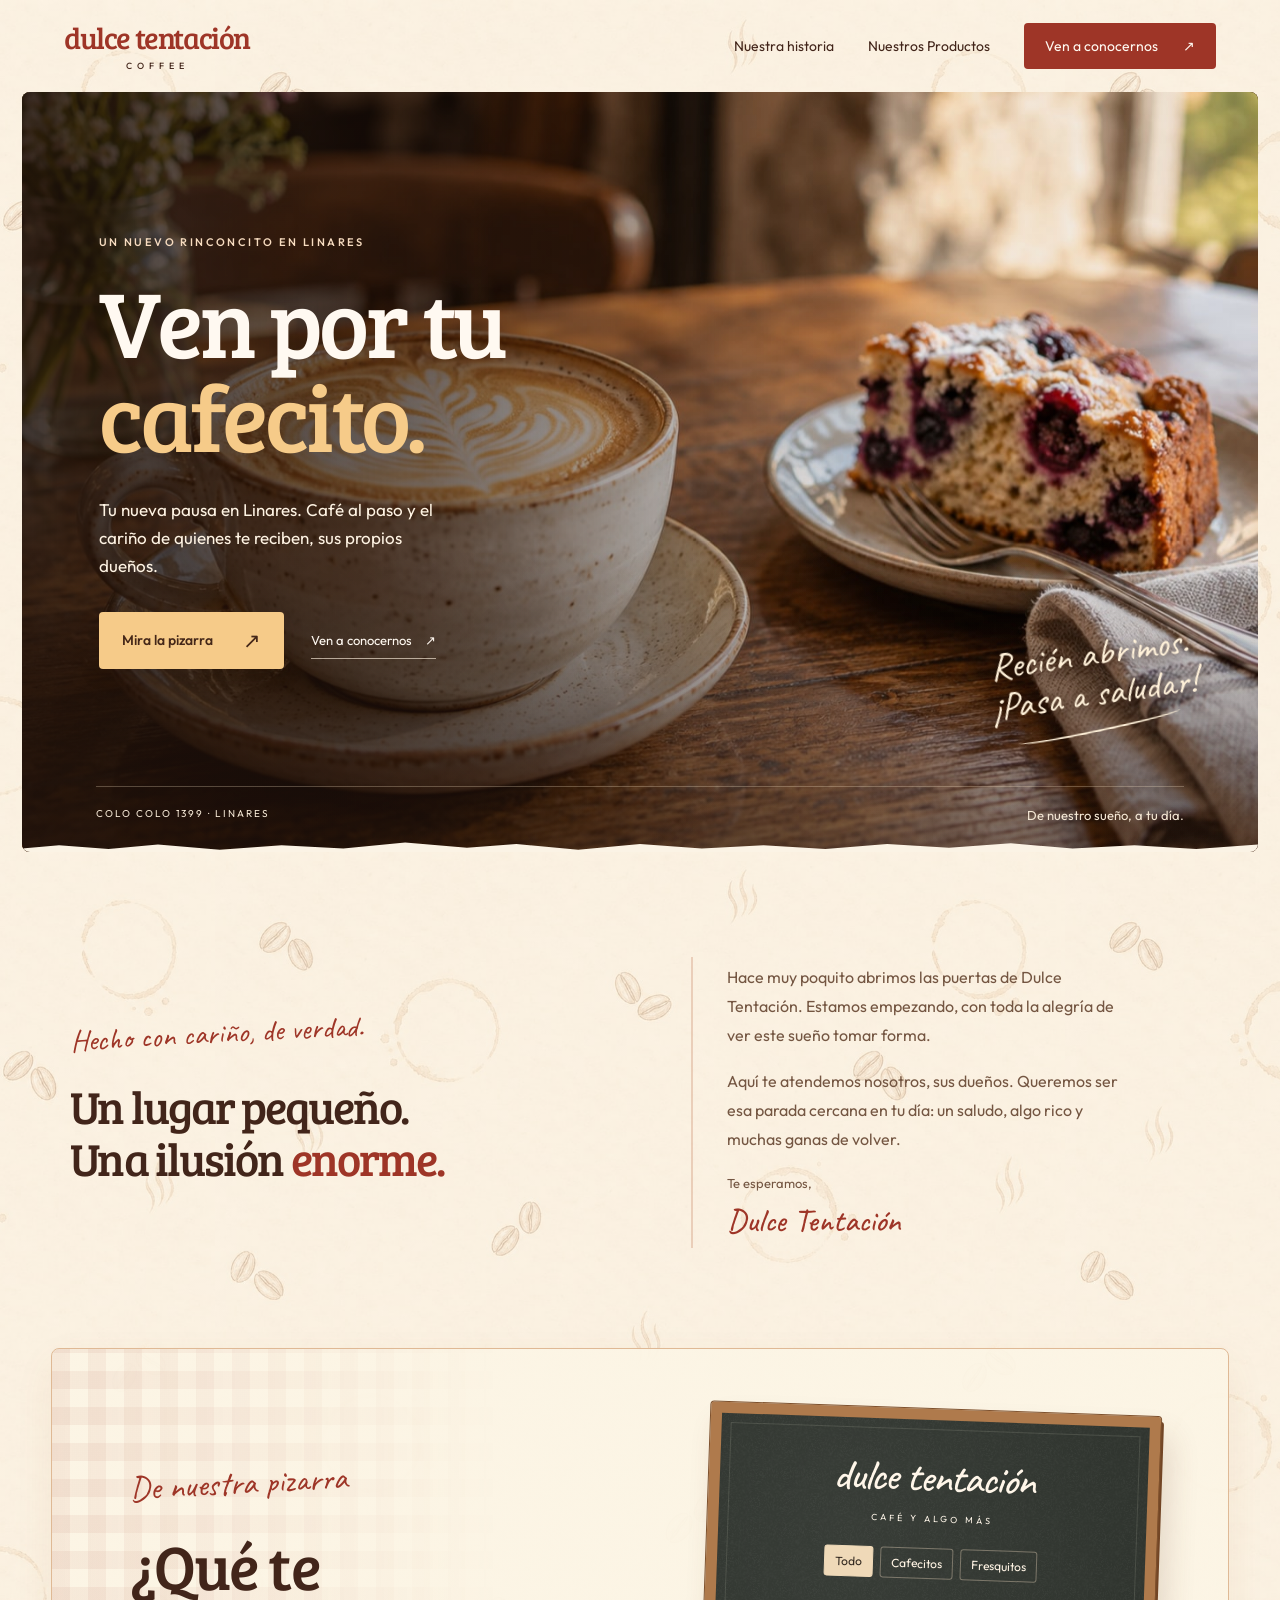
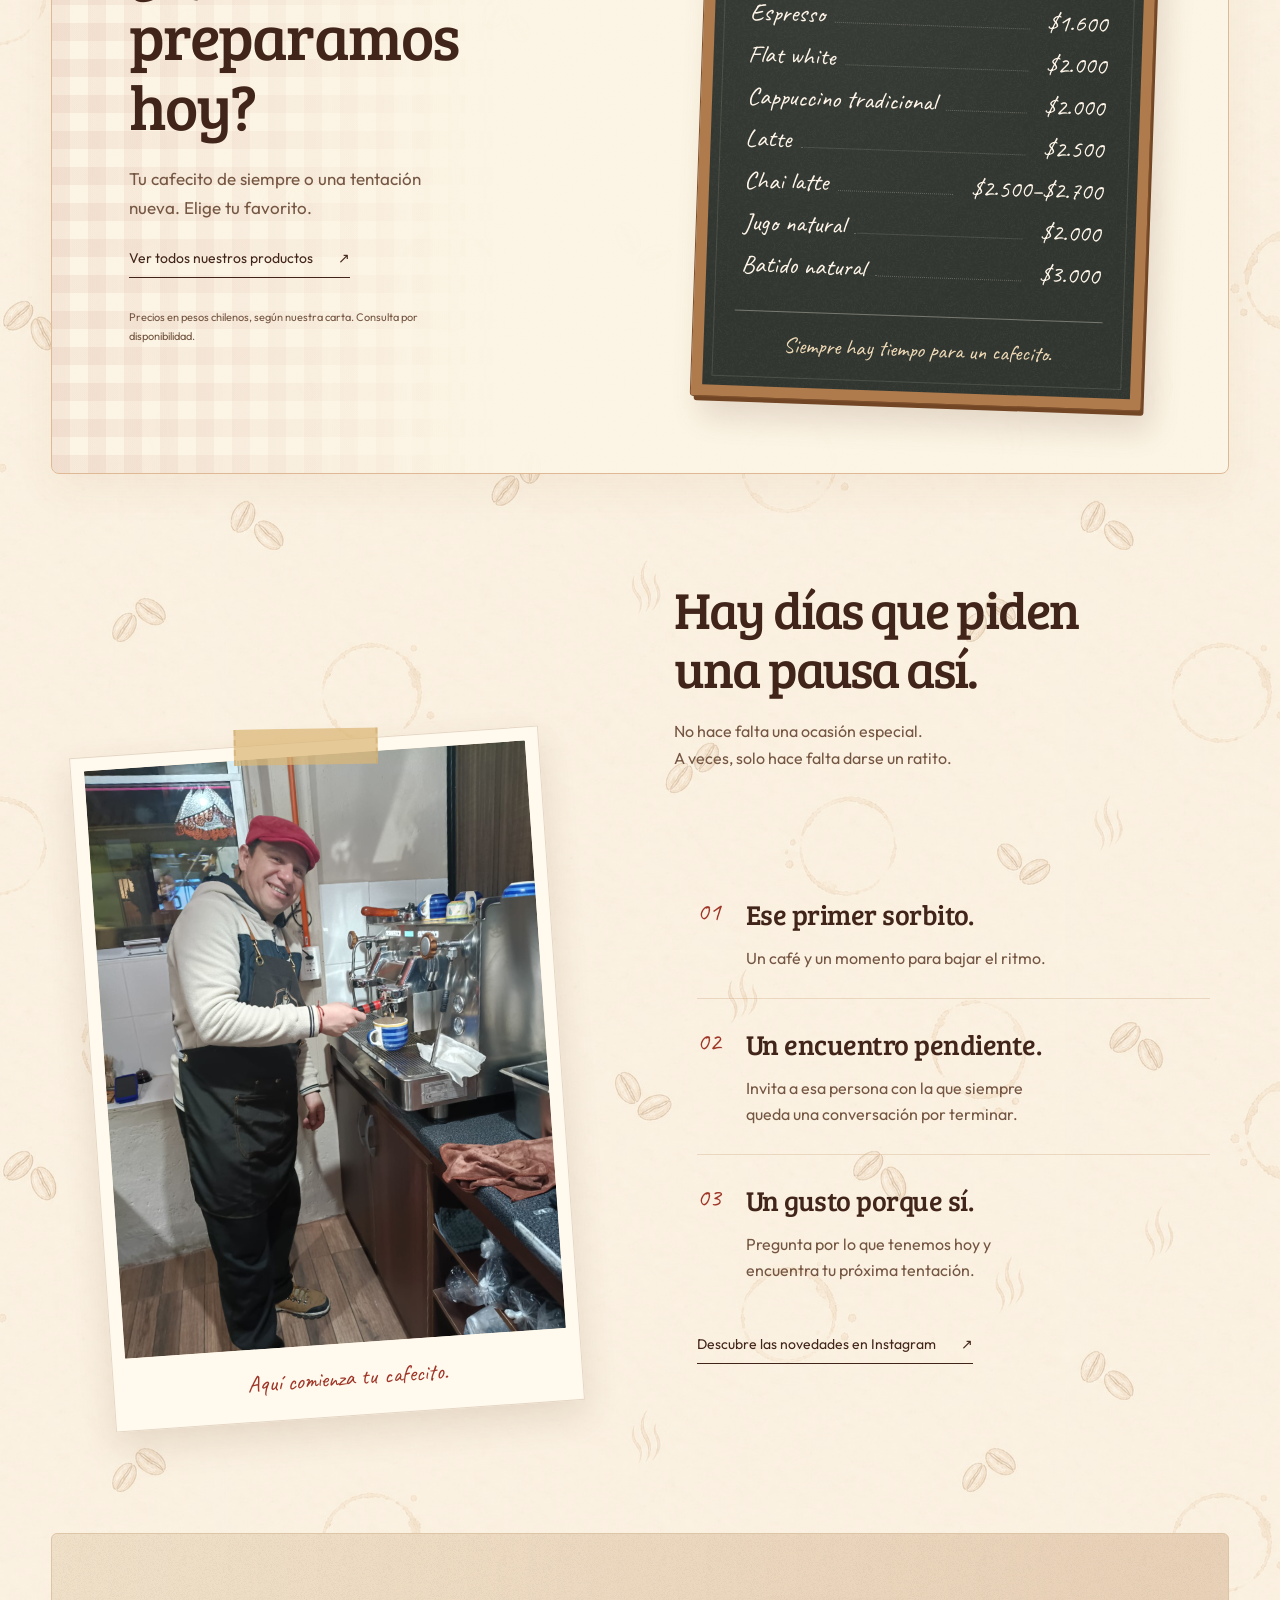
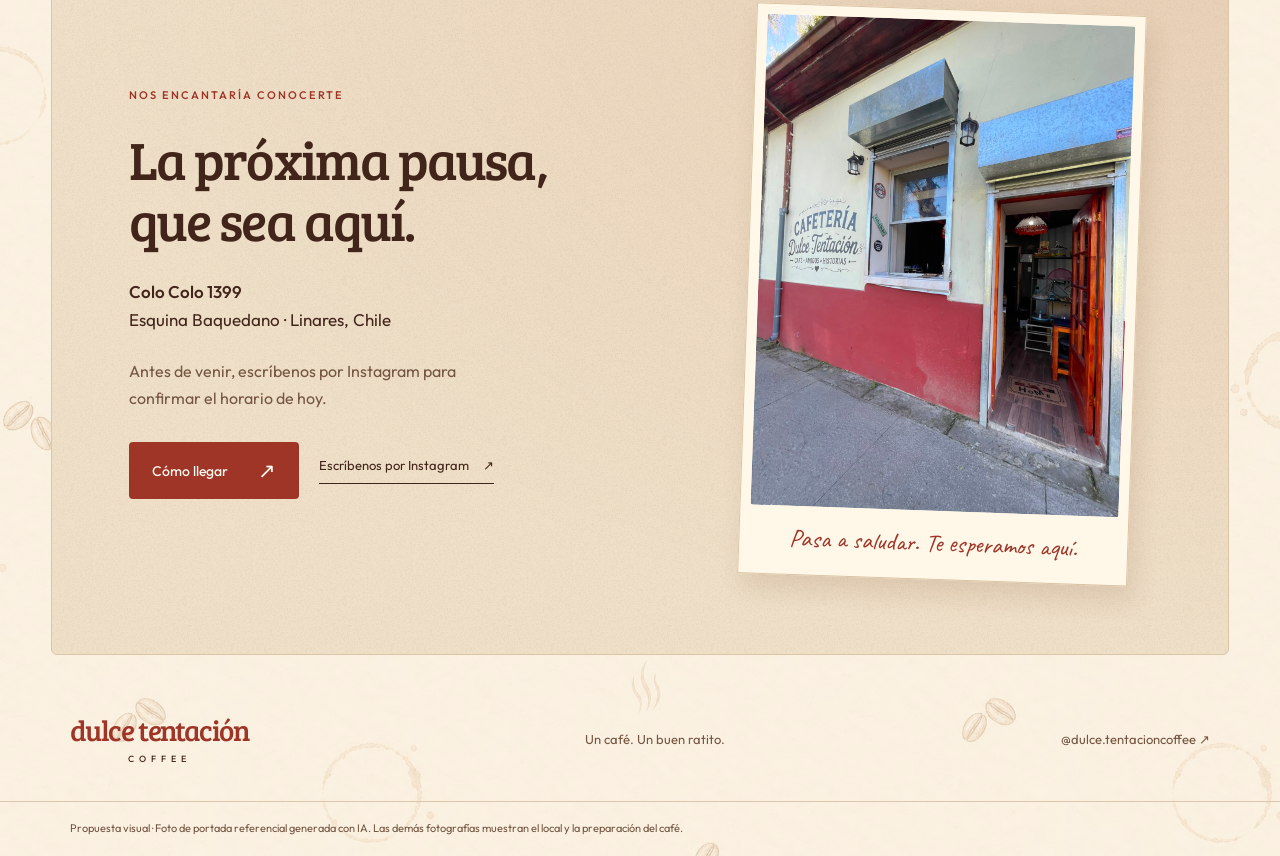
<file: Dulce_tentacion/index.html>
<!doctype html>
<html lang="es">
<head>
  <meta charset="utf-8">
  <meta name="viewport" content="width=device-width, initial-scale=1">
  <meta name="theme-color" content="#f5eee4">
  <meta name="description" content="Dulce Tentación Coffee. Una nueva cafetería de pueblo, atendida por sus propios dueños. Ven por un café, quédate por el momento.">
  <meta name="robots" content="noindex, nofollow">
  <title>Dulce Tentación Coffee · Un ratito para ti</title>
  <link rel="stylesheet" href="styles.css">
  <link rel="stylesheet" href="character.css">
  <script src="script.js" defer></script>
</head>
<body>
  <a class="skip-link" href="#contenido">Saltar al contenido</a>
  <header class="header">
    <a class="wordmark" href="#inicio" aria-label="Dulce Tentación Coffee, inicio">dulce tentación<span>COFFEE</span></a>
    <button class="menu-toggle" type="button" aria-controls="navigation" aria-expanded="false">Menú <span aria-hidden="true">+</span></button>
    <nav id="navigation" aria-label="Navegación principal">
      <a href="#historia">Nuestra historia</a>
      <a href="productos.html">Nuestros Productos</a>
      <a href="#visitanos">Ven a conocernos <span aria-hidden="true">↗</span></a>
    </nav>
  </header>

  <main id="contenido">
    <section class="hero" id="inicio" aria-labelledby="hero-title">
      <div class="hero-copy">
        <p class="eyebrow">UN NUEVO RINCONCITO EN LINARES</p>
        <h1 id="hero-title">Ven por tu<br><em>cafecito.</em></h1>
        <p class="hero-description">Tu nueva pausa en Linares. Café al paso y el cariño de quienes te reciben, sus propios dueños.</p>
        <div class="hero-actions"><a class="button" href="#carta">Mira la pizarra <span aria-hidden="true">↗</span></a><a class="hero-location" href="#visitanos">Ven a conocernos <span aria-hidden="true">↗</span></a></div>
      </div>
      <figure class="hero-photo">
        <img src="assets/cafe-mesa.jpg" alt="Imagen referencial de un café con leche y una porción de pastel en una mesa de madera" width="1536" height="1024" fetchpriority="high">
      </figure>
      <p class="welcome-note">Recién abrimos.<br>¡Pasa a saludar!</p>
      <div class="hero-foot"><span>COLO COLO 1399 · LINARES</span><span>De nuestro sueño, a tu día.</span></div>
    </section>

    <section class="story section" id="historia" aria-labelledby="story-title">
      <div class="story-intro"><span class="small-label">Hecho con cariño, de verdad.</span><h2 id="story-title">Un lugar pequeño.<br>Una ilusión <em>enorme.</em></h2></div>
      <div class="story-body"><p>Hace muy poquito abrimos las puertas de Dulce Tentación. Estamos empezando, con toda la alegría de ver este sueño tomar forma.</p><p>Aquí te atendemos nosotros, sus dueños. Queremos ser esa parada cercana en tu día: un saludo, algo rico y muchas ganas de volver.</p><span class="signature">Te esperamos,<br><strong>Dulce Tentación</strong></span></div>
    </section>

    <section class="menu-section section" id="carta" aria-labelledby="menu-title">
      <div class="menu-intro"><span class="small-label">De nuestra pizarra</span><h2 id="menu-title">¿Qué te<br>preparamos hoy?</h2><p>Tu cafecito de siempre o una tentación nueva. Elige tu favorito.</p><a class="text-link" href="productos.html">Ver todos nuestros productos <span aria-hidden="true">↗</span></a><span class="menu-source">Precios en pesos chilenos, según nuestra carta. Consulta por disponibilidad.</span></div>
      <div class="menu-board"><div class="board-title">dulce tentación<span>CAFÉ Y ALGO MÁS</span></div><div class="menu-filters" role="group" aria-label="Filtrar la pizarra" hidden><button type="button" data-filter="all" aria-pressed="true">Todo</button><button type="button" data-filter="coffee" aria-pressed="false">Cafecitos</button><button type="button" data-filter="fresh" aria-pressed="false">Fresquitos</button></div><dl><div data-category="coffee"><dt>Espresso</dt><dd>$1.600</dd></div><div data-category="coffee"><dt>Flat white</dt><dd>$2.000</dd></div><div data-category="coffee"><dt>Cappuccino tradicional</dt><dd>$2.000</dd></div><div data-category="coffee"><dt>Latte</dt><dd>$2.500</dd></div><div data-category="coffee"><dt>Chai latte</dt><dd>$2.500–$2.700</dd></div><div data-category="fresh"><dt>Jugo natural</dt><dd>$2.000</dd></div><div data-category="fresh"><dt>Batido natural</dt><dd>$3.000</dd></div></dl><span class="sr-only" id="menu-status" aria-live="polite"></span><p>Siempre hay tiempo para un cafecito.</p></div>
    </section>

    <section class="moments section" id="momentos" aria-labelledby="moments-title">
      <div class="moments-heading"><h2 id="moments-title">Hay días que piden<br>una pausa así.</h2><p>No hace falta una ocasión especial.<br>A veces, solo hace falta darse un ratito.</p></div>
      <div class="moments-layout">
        <figure class="hands-photo real-machine"><img src="assets/preparando-cafe.jpg" alt="Preparando un café en la máquina de espresso de Dulce Tentación" width="1200" height="1600" loading="lazy"><figcaption>Aquí comienza tu cafecito.</figcaption></figure>
        <div class="moments-list">
          <article><span class="moment-number" aria-hidden="true">01</span><div><h3>Ese primer sorbito.</h3><p>Un café y un momento para bajar el ritmo.</p></div></article>
          <article><span class="moment-number" aria-hidden="true">02</span><div><h3>Un encuentro pendiente.</h3><p>Invita a esa persona con la que siempre queda una conversación por terminar.</p></div></article>
          <article><span class="moment-number" aria-hidden="true">03</span><div><h3>Un gusto porque sí.</h3><p>Pregunta por lo que tenemos hoy y encuentra tu próxima tentación.</p></div></article>
          <a class="text-link" href="https://www.instagram.com/dulce.tentacioncoffee/" target="_blank" rel="noopener noreferrer">Descubre las novedades en Instagram <span aria-hidden="true">↗</span></a>
        </div>
      </div>
    </section>

    <section class="visit section" id="visitanos" aria-labelledby="visit-title">
      <div class="visit-copy"><p class="eyebrow">NOS ENCANTARÍA CONOCERTE</p><h2 id="visit-title">La próxima pausa,<br>que sea aquí.</h2><address><strong>Colo Colo 1399</strong><br>Esquina Baquedano · Linares, Chile</address><p>Antes de venir, escríbenos por Instagram para confirmar el horario de hoy.</p><div class="visit-actions"><a class="button" href="https://www.google.com/maps/place/Cafeter%C3%ADa+al+Paso+Dulce+Tentacion/@-35.8528592,-71.5866221,17z/data=!4m15!1m8!3m7!1s0x9665f5577c1cde81:0x2fb1e8f4687fc1c8!2sColo+Colo+1399,+3580705+Linares,+Maule!3b1!8m2!3d-35.8528636!4d-71.5840472!16s%2Fg%2F11hbjd5ry5!3m5!1s0x9665f50022ad4255:0x8f6eeaee802d963a!8m2!3d-35.8528636!4d-71.5840472!16s%2Fg%2F11zx74m3vc" target="_blank" rel="noopener noreferrer">Cómo llegar <span aria-hidden="true">↗</span></a><a class="text-link" href="https://www.instagram.com/dulce.tentacioncoffee/" target="_blank" rel="noopener noreferrer">Escríbenos por Instagram <span aria-hidden="true">↗</span></a></div></div>
      <figure class="visit-photo"><img src="assets/fachada-dia.jpg" alt="Fachada de Dulce Tentación de día, con la puerta abierta" width="1200" height="1600" loading="lazy"><figcaption>Pasa a saludar. Te esperamos aquí.</figcaption></figure>
    </section>
  </main>

  <footer><a class="wordmark" href="#inicio">dulce tentación<span>COFFEE</span></a><p>Un café. Un buen ratito.</p><a href="https://www.instagram.com/dulce.tentacioncoffee/" target="_blank" rel="noopener noreferrer">@dulce.tentacioncoffee <span aria-hidden="true">↗</span></a></footer>
  <div class="proposal-note">Propuesta visual · Foto de portada referencial generada con IA. Las demás fotografías muestran el local y la preparación del café.</div>
</body>
</html>
</file>
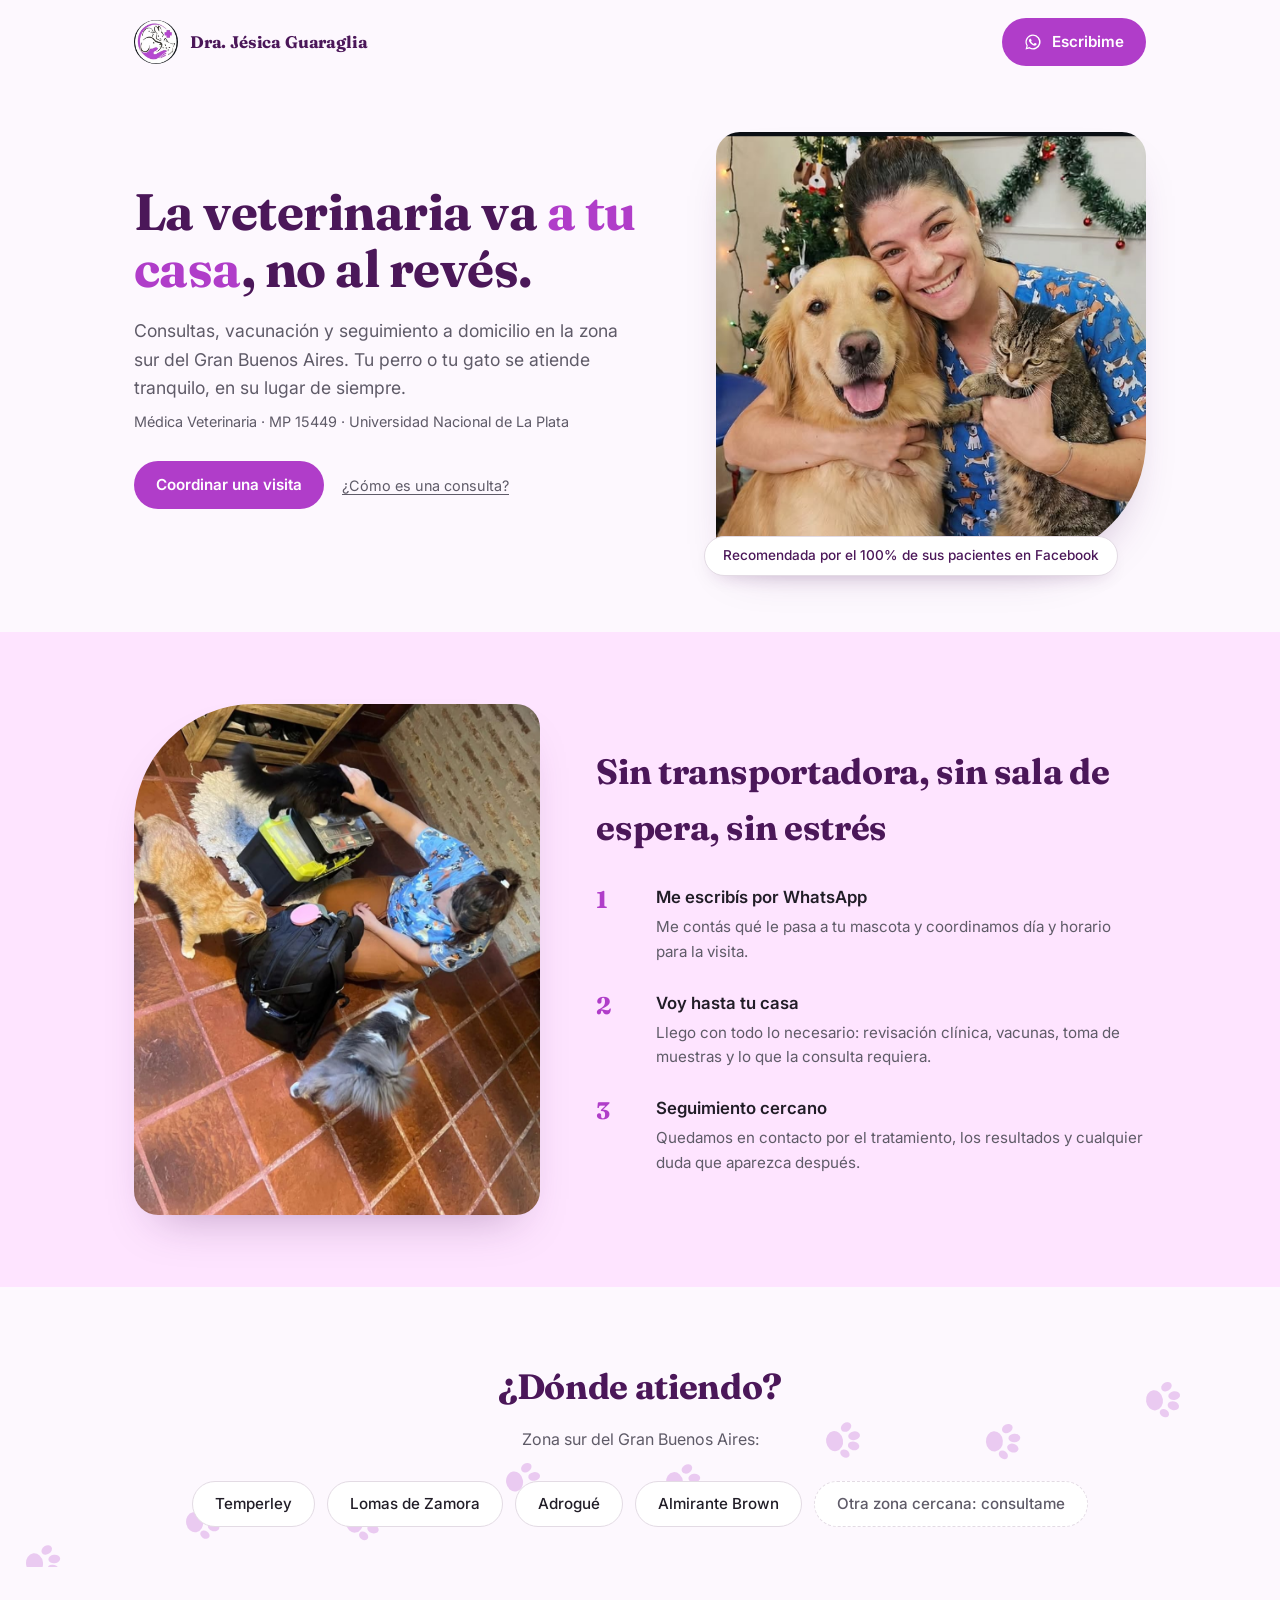
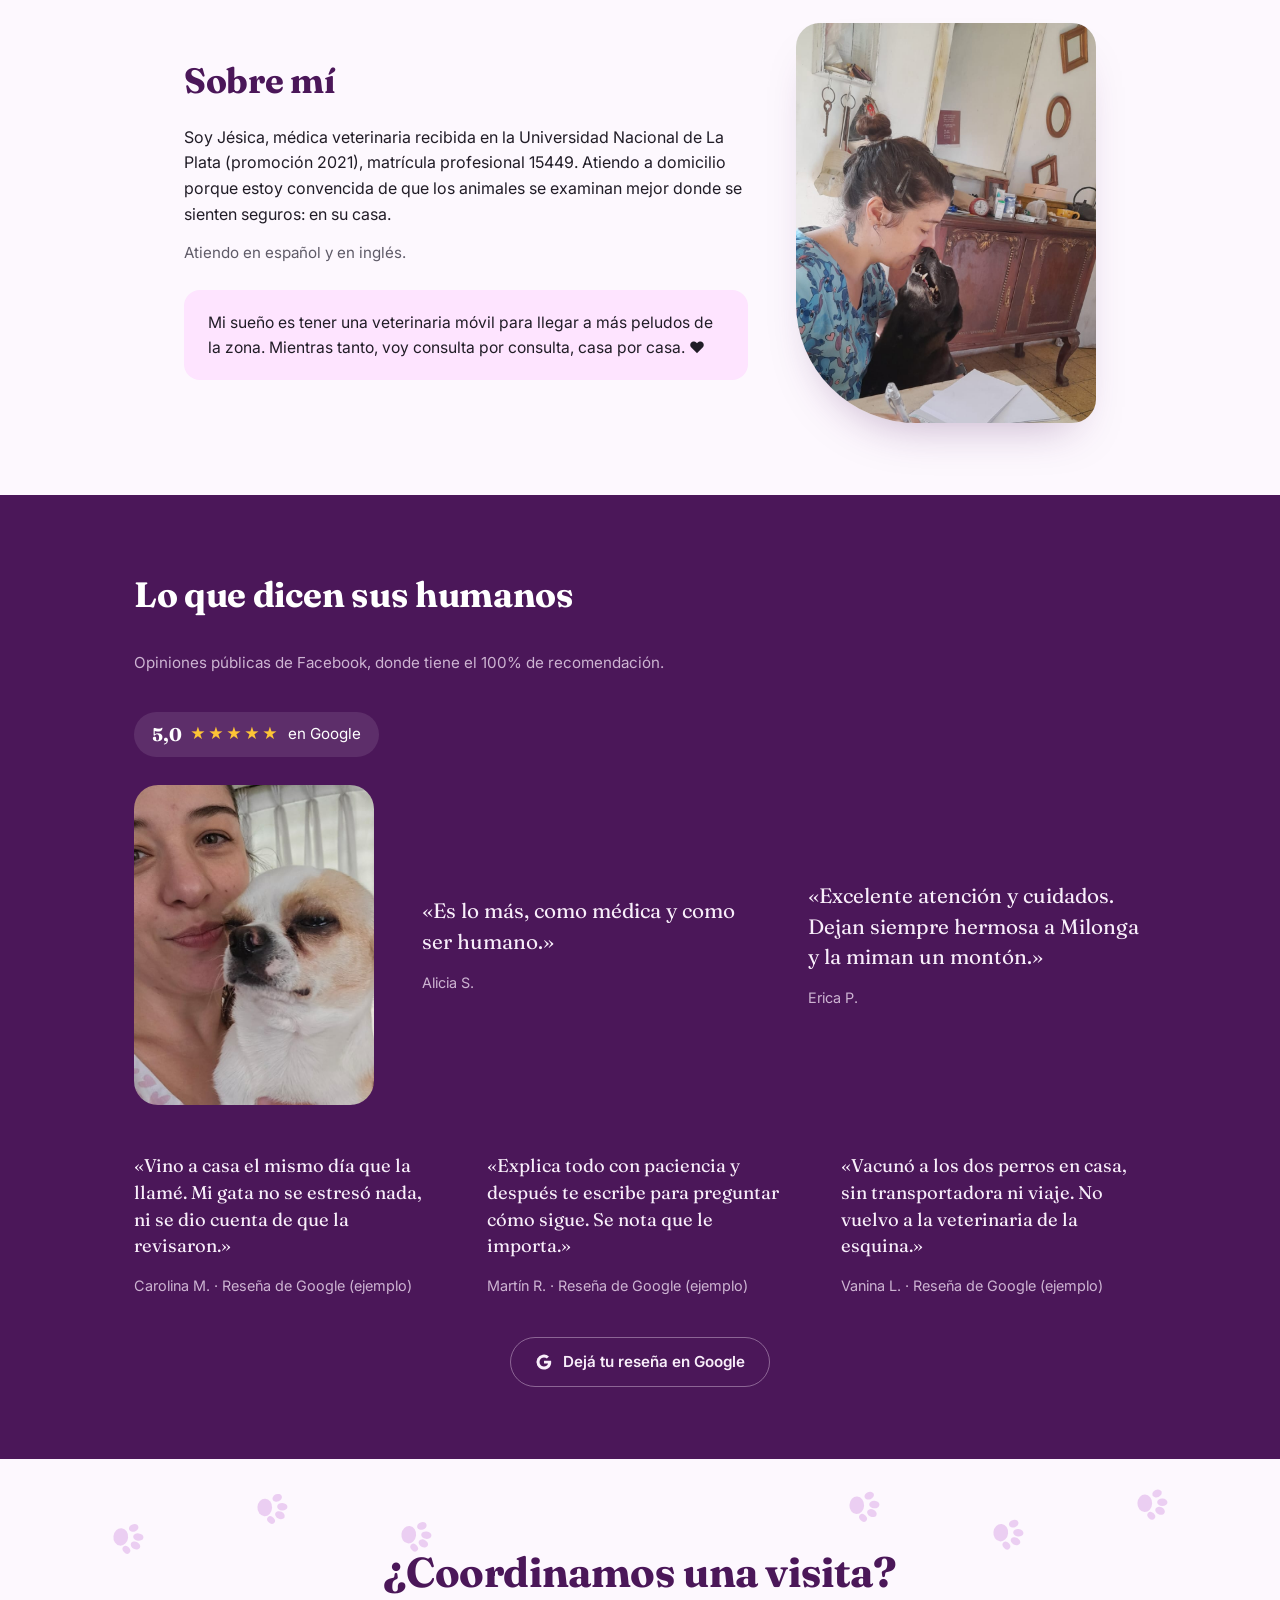
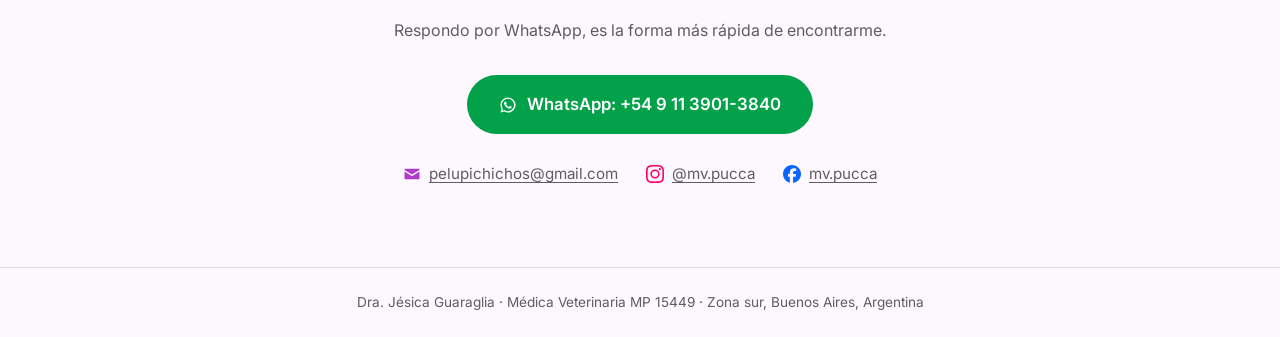
<file: jesica/index.html>
<!doctype html>
<html lang="es-AR">
<head>
<meta charset="utf-8">
<meta name="viewport" content="width=device-width, initial-scale=1">
<title>Dra. Jésica Guaraglia · Veterinaria a domicilio en Zona Sur</title>
<meta name="description" content="Médica veterinaria (MP 15449, UNLP) con atención a domicilio en Temperley, Lomas de Zamora, Adrogué y Almirante Brown. Consultas, vacunación y seguimiento sin sacar a tu mascota de casa.">
<link rel="icon" href="assets/logo.png">
<link rel="preconnect" href="https://fonts.googleapis.com">
<link rel="preconnect" href="https://fonts.gstatic.com" crossorigin>
<link href="https://fonts.googleapis.com/css2?family=Fraunces:opsz,wght@9..144,600;9..144,700&family=Inter:wght@400;500;600&display=swap" rel="stylesheet">
<style>
  :root {
    --violeta: oklch(0.58 0.22 320);        /* #b03cd0 del logo */
    --violeta-hondo: oklch(0.48 0.21 318);
    --violeta-tinta: oklch(0.32 0.12 318);
    --violeta-velo: oklch(0.95 0.05 320);   /* croma alto a propósito: con 0.03 se recorta a blanco en monitores sRGB */
    --crema: oklch(0.985 0.008 320);        /* blanco entibiado hacia el violeta */
    --tinta: oklch(0.24 0.02 300);
    --tinta-suave: oklch(0.48 0.02 300);
    --borde: oklch(0.9 0.015 320);
    --verde-wsp: oklch(0.62 0.17 150);
  }
  * { margin: 0; padding: 0; box-sizing: border-box; }
  body {
    font-family: Inter, system-ui, sans-serif;
    color: var(--tinta);
    background: var(--crema);
    line-height: 1.6;
  }
  h1, h2, .marca { font-family: Fraunces, Georgia, serif; letter-spacing: -0.01em; }
  img { max-width: 100%; height: auto; display: block; }
  a { color: inherit; }

  .franja { max-width: 1060px; margin: 0 auto; padding: 0 24px; }

  /* Header */
  header {
    display: flex; align-items: center; justify-content: space-between;
    max-width: 1060px; margin: 0 auto; padding: 18px 24px;
  }
  .marca { display: flex; align-items: center; gap: 12px; font-size: 1.05rem; font-weight: 700; color: var(--violeta-tinta); text-decoration: none; }
  .marca img { width: 44px; height: 44px; border-radius: 50%; }
  .btn {
    display: inline-flex; align-items: center; gap: 10px;
    background: var(--violeta); color: white; text-decoration: none;
    padding: 12px 22px; border-radius: 999px; font-weight: 600; font-size: 0.95rem;
    transition: background 0.2s cubic-bezier(0.22, 1, 0.36, 1), transform 0.2s cubic-bezier(0.22, 1, 0.36, 1);
  }
  .btn:hover { background: var(--violeta-hondo); transform: translateY(-1px); }
  .btn svg { width: 18px; height: 18px; }

  /* Hero */
  .hero { padding: 48px 0 72px; }
  .hero .franja { display: grid; grid-template-columns: 1.1fr 0.9fr; gap: 56px; align-items: center; }
  .hero h1 { font-size: clamp(2.1rem, 5vw, 3.2rem); line-height: 1.12; color: var(--violeta-tinta); }
  .hero h1 em { font-style: normal; color: var(--violeta); }
  .hero p.bajada { margin: 20px 0 8px; font-size: 1.1rem; color: var(--tinta-suave); max-width: 46ch; }
  .credencial { margin: 4px 0 28px; font-size: 0.9rem; color: var(--tinta-suave); }
  .hero-cta { display: flex; align-items: center; gap: 18px; flex-wrap: wrap; }
  .hero-cta .alt { font-size: 0.9rem; color: var(--tinta-suave); text-decoration: underline; text-underline-offset: 3px; }
  .hero-foto { position: relative; }
  .hero-foto img { border-radius: 24px 24px 120px 24px; box-shadow: 0 24px 48px -24px oklch(0.32 0.12 318 / 0.35); }
  .hero-foto figcaption {
    position: absolute; bottom: -16px; left: -12px;
    background: white; border: 1px solid var(--borde); border-radius: 999px;
    padding: 8px 18px; font-size: 0.85rem; font-weight: 500; color: var(--violeta-tinta);
    box-shadow: 0 8px 20px -12px oklch(0.32 0.12 318 / 0.3);
  }

  /* Cómo atiende */
  .como { background: var(--violeta-velo); padding: 72px 0; }
  .como .franja { display: grid; grid-template-columns: 0.85fr 1.15fr; gap: 56px; align-items: center; }
  .como h2, .zonas h2, .sobre h2, .voces h2 { font-size: clamp(1.6rem, 3.5vw, 2.2rem); color: var(--violeta-tinta); margin-bottom: 28px; }
  .paso { display: grid; grid-template-columns: 44px 1fr; gap: 16px; align-items: start; }
  .paso + .paso { margin-top: 26px; }
  .paso .num {
    font-family: Fraunces, Georgia, serif; font-size: 1.5rem; font-weight: 700;
    color: var(--violeta); line-height: 1.3;
  }
  .paso h3 { font-size: 1.05rem; font-weight: 600; margin-bottom: 4px; }
  .paso p { color: var(--tinta-suave); font-size: 0.95rem; max-width: 52ch; }
  .como img {
    border-radius: 120px 24px 24px 24px; box-shadow: 0 24px 48px -24px oklch(0.32 0.12 318 / 0.35);
    aspect-ratio: 604 / 760; object-fit: cover;
  }

  /* Caminito de huellas (decorativo) */
  .huellas {
    position: absolute; left: 0; width: 100%; height: auto;
    fill: var(--violeta); opacity: 0.24; pointer-events: none; z-index: 0;
  }

  /* Zonas */
  .zonas { position: relative; overflow: hidden; padding: 72px 0 40px; text-align: center; }
  .zonas .huellas { bottom: -10px; }
  .zonas .franja { position: relative; z-index: 1; }
  .zonas h2 { margin-bottom: 12px; }
  .zonas p { color: var(--tinta-suave); margin-bottom: 28px; }
  .chips { display: flex; flex-wrap: wrap; gap: 12px; justify-content: center; }
  .chips span {
    background: white; border: 1px solid var(--borde); border-radius: 999px;
    padding: 10px 22px; font-weight: 500; font-size: 0.95rem;
  }
  .chips span.abierto { border-style: dashed; color: var(--tinta-suave); }

  /* Sobre */
  .sobre { padding: 56px 0 72px; }
  .sobre .franja { max-width: 960px; display: grid; grid-template-columns: 1fr 300px; gap: 48px; align-items: center; }
  .sobre img {
    border-radius: 24px 24px 24px 120px; box-shadow: 0 24px 48px -24px oklch(0.32 0.12 318 / 0.35);
    aspect-ratio: 3 / 4; object-fit: cover; object-position: top; /* el recorte deja fuera los papeles de la mesa */
  }
  .sobre h2 { margin-bottom: 16px; }
  .sobre p { margin-bottom: 14px; max-width: 65ch; }
  .sobre .dato { color: var(--tinta-suave); font-size: 0.95rem; }
  .sobre .sueno {
    margin-top: 24px; padding: 20px 24px; background: var(--violeta-velo);
    border-radius: 16px; font-size: 0.98rem;
  }

  /* Voces */
  .voces { background: var(--violeta-tinta); color: oklch(0.96 0.02 320); padding: 72px 0; }
  .voces h2 { color: white; }
  .voces .franja > p.nota { color: oklch(0.8 0.05 320); margin-bottom: 36px; font-size: 0.95rem; }
  .cita-grid { display: grid; grid-template-columns: 240px 1fr 1fr; gap: 48px; align-items: center; }
  .cita-grid img { border-radius: 24px; aspect-ratio: 3 / 4; object-fit: cover; object-position: top; }
  blockquote p { font-family: Fraunces, Georgia, serif; font-size: 1.3rem; line-height: 1.45; }
  blockquote footer { margin-top: 14px; font-size: 0.9rem; color: oklch(0.8 0.05 320); }
  .puntaje {
    display: inline-flex; align-items: center; gap: 8px; margin-bottom: 28px;
    background: oklch(1 0 0 / 0.1); border-radius: 999px; padding: 8px 18px;
    font-size: 0.95rem; text-decoration: none; color: white;
  }
  .puntaje strong { font-family: Fraunces, Georgia, serif; font-size: 1.15rem; }
  .puntaje .estrellas { color: oklch(0.85 0.16 85); letter-spacing: 2px; }
  .mas-citas { display: grid; grid-template-columns: repeat(auto-fit, minmax(260px, 1fr)); gap: 48px; margin-top: 48px; }
  .mas-citas blockquote p { font-size: 1.15rem; }
  .voces .resena { margin-top: 40px; text-align: center; }
  .voces .resena a {
    display: inline-flex; align-items: center; gap: 10px;
    border: 1px solid oklch(0.8 0.05 320 / 0.5); border-radius: 999px;
    padding: 12px 24px; font-weight: 600; font-size: 0.95rem; text-decoration: none;
    transition: background 0.2s cubic-bezier(0.22, 1, 0.36, 1);
  }
  .voces .resena a:hover { background: oklch(1 0 0 / 0.1); }
  .voces .resena svg { width: 18px; height: 18px; }

  /* Contacto */
  .contacto { position: relative; overflow: hidden; padding: 80px 0; text-align: center; }
  .contacto .huellas { top: 12px; opacity: 0.22; }
  .contacto .franja { position: relative; z-index: 1; }
  .contacto h2 { font-family: Fraunces, Georgia, serif; font-size: clamp(1.8rem, 4vw, 2.6rem); color: var(--violeta-tinta); margin-bottom: 12px; }
  .contacto > .franja > p { color: var(--tinta-suave); margin-bottom: 32px; }
  .btn.wsp { background: var(--verde-wsp); font-size: 1.05rem; padding: 16px 32px; }
  .btn.wsp:hover { background: oklch(0.54 0.16 150); }
  .otros-canales { margin-top: 28px; display: flex; gap: 28px; justify-content: center; flex-wrap: wrap; font-size: 0.95rem; color: var(--tinta-suave); }
  .otros-canales a { display: inline-flex; align-items: center; gap: 8px; text-underline-offset: 3px; }
  /* Instagram y Facebook son los oficiales de Simple Icons (CC0); el sobre es un genérico
     porque el link es un mailto, no la app de Gmail. */
  .otros-canales svg { width: 18px; height: 18px; flex: none; fill: var(--violeta); }
  /* cada canal con el color oficial de su marca; el sobre queda violeta porque es genérico */
  .otros-canales a[href*="instagram"] svg { fill: #FF0069; }
  .otros-canales a[href*="facebook"] svg { fill: #0866FF; }

  footer.pie {
    border-top: 1px solid var(--borde); padding: 24px; text-align: center;
    font-size: 0.85rem; color: var(--tinta-suave);
  }

  @media (max-width: 780px) {
    .hero .franja, .como .franja, .sobre .franja { grid-template-columns: 1fr; gap: 36px; }
    .como .franja img { order: -1; }
    .cita-grid { grid-template-columns: 1fr; gap: 36px; }
    .cita-grid img, .sobre img { max-width: 320px; }
    .hero { padding: 24px 0 56px; }
    .hero-foto figcaption { left: 8px; }
    /* el caminito se agranda en pantalla chica, si no las patitas quedan invisibles */
    .huellas { width: 230%; left: -65%; opacity: 0.26; }
    .contacto .huellas { opacity: 0.24; }
  }
</style>
</head>
<body>

<svg width="0" height="0" style="position:absolute" aria-hidden="true">
  <defs>
    <g id="patita">
      <ellipse cx="5" cy="8.6" rx="2.7" ry="3.5" transform="rotate(-25 5 8.6)"/>
      <ellipse cx="11.2" cy="4.6" rx="2.7" ry="3.7"/>
      <ellipse cx="17.4" cy="6" rx="2.7" ry="3.6" transform="rotate(22 17.4 6)"/>
      <ellipse cx="21.2" cy="12.2" rx="2.4" ry="3.1" transform="rotate(42 21.2 12.2)"/>
      <ellipse cx="12.4" cy="17.2" rx="6.3" ry="5.3"/>
    </g>
  </defs>
</svg>

<header>
  <a class="marca" href="#">
    <img src="assets/logo.png" alt="Logo de la Dra. Jésica Guaraglia">
    Dra. Jésica Guaraglia
  </a>
  <a class="btn" href="https://wa.me/5491139013840?text=Hola%20Jesica!%20Quiero%20coordinar%20una%20consulta%20a%20domicilio." target="_blank" rel="noopener">
    <svg viewBox="0 0 24 24" fill="currentColor" aria-hidden="true"><path d="M12 2a10 10 0 0 0-8.6 15.1L2 22l5.1-1.3A10 10 0 1 0 12 2Zm0 18.2c-1.6 0-3.1-.4-4.4-1.2l-.3-.2-3 .8.8-2.9-.2-.3A8.2 8.2 0 1 1 12 20.2Zm4.5-6.1c-.2-.1-1.5-.7-1.7-.8-.2-.1-.4-.1-.6.1l-.8 1c-.1.2-.3.2-.5.1a6.7 6.7 0 0 1-3.3-2.9c-.3-.4 0-.5.1-.7l.4-.5c.1-.2.1-.3 0-.5l-.8-1.9c-.2-.5-.4-.4-.6-.4h-.5c-.2 0-.5.1-.7.3-.9.9-1.2 2.1-.6 3.5a11.6 11.6 0 0 0 4.5 4.6c1.7.9 2.6 1 3.5.8.6-.1 1.5-.6 1.7-1.2.2-.6.2-1.1.1-1.2l-.2-.3Z"/></svg>
    Escribime
  </a>
</header>

<section class="hero">
  <div class="franja">
    <div>
      <h1>La veterinaria va <em>a tu casa</em>, no al revés.</h1>
      <p class="bajada">Consultas, vacunación y seguimiento a domicilio en la zona sur del Gran Buenos Aires. Tu perro o tu gato se atiende tranquilo, en su lugar de siempre.</p>
      <p class="credencial">Médica Veterinaria · MP 15449 · Universidad Nacional de La Plata</p>
      <div class="hero-cta">
        <a class="btn" href="https://wa.me/5491139013840?text=Hola%20Jesica!%20Quiero%20coordinar%20una%20consulta%20a%20domicilio." target="_blank" rel="noopener">Coordinar una visita</a>
        <a class="alt" href="#como">¿Cómo es una consulta?</a>
      </div>
    </div>
    <figure class="hero-foto">
      <img src="assets/jesica-golden-gato.png" alt="Jésica abrazando a un golden retriever y un gato durante una consulta" width="604" height="600">
      <figcaption>Recomendada por el 100% de sus pacientes en Facebook</figcaption>
    </figure>
  </div>
</section>

<section class="como" id="como">
  <div class="franja">
    <img src="assets/domicilio-gatos.jpg" alt="Jésica sentada en el piso de una casa con su botiquín de trabajo, rodeada de tres gatos curiosos" width="960" height="1280" loading="lazy">
    <div>
      <h2>Sin transportadora, sin sala de espera, sin estrés</h2>
      <div class="paso">
        <span class="num">1</span>
        <div>
          <h3>Me escribís por WhatsApp</h3>
          <p>Me contás qué le pasa a tu mascota y coordinamos día y horario para la visita.</p>
        </div>
      </div>
      <div class="paso">
        <span class="num">2</span>
        <div>
          <h3>Voy hasta tu casa</h3>
          <p>Llego con todo lo necesario: revisación clínica, vacunas, toma de muestras y lo que la consulta requiera.</p>
        </div>
      </div>
      <div class="paso">
        <span class="num">3</span>
        <div>
          <h3>Seguimiento cercano</h3>
          <p>Quedamos en contacto por el tratamiento, los resultados y cualquier duda que aparezca después.</p>
        </div>
      </div>
    </div>
  </div>
</section>

<section class="zonas">
  <svg class="huellas" viewBox="0 0 1200 220" aria-hidden="true">
    <use href="#patita" transform="translate(40,206) rotate(83) scale(1.5) translate(-12,-12)"/>
    <use href="#patita" transform="translate(190,167) rotate(80) scale(1.5) translate(-12,-12)"/>
    <use href="#patita" transform="translate(340,168) rotate(85) scale(1.5) translate(-12,-12)"/>
    <use href="#patita" transform="translate(490,129) rotate(81) scale(1.5) translate(-12,-12)"/>
    <use href="#patita" transform="translate(640,130) rotate(84) scale(1.5) translate(-12,-12)"/>
    <use href="#patita" transform="translate(790,91) rotate(80) scale(1.5) translate(-12,-12)"/>
    <use href="#patita" transform="translate(940,92) rotate(86) scale(1.5) translate(-12,-12)"/>
    <use href="#patita" transform="translate(1090,53) rotate(82) scale(1.5) translate(-12,-12)"/>
  </svg>
  <div class="franja">
    <h2>¿Dónde atiendo?</h2>
    <p>Zona sur del Gran Buenos Aires:</p>
    <div class="chips">
      <span>Temperley</span>
      <span>Lomas de Zamora</span>
      <span>Adrogué</span>
      <span>Almirante Brown</span>
      <span class="abierto">Otra zona cercana: consultame</span>
    </div>
  </div>
</section>

<section class="sobre">
  <div class="franja">
    <div>
      <h2>Sobre mí</h2>
      <p>Soy Jésica, médica veterinaria recibida en la Universidad Nacional de La Plata (promoción 2021), matrícula profesional 15449. Atiendo a domicilio porque estoy convencida de que los animales se examinan mejor donde se sienten seguros: en su casa.</p>
      <p class="dato">Atiendo en español y en inglés.</p>
      <p class="sueno">Mi sueño es tener una veterinaria móvil para llegar a más peludos de la zona. Mientras tanto, voy consulta por consulta, casa por casa. ❤️</p>
    </div>
    <img src="assets/jessi-certificado.jpg" alt="Jésica completando un certificado mientras un perro le acerca el hocico a la cara" width="900" height="1600" loading="lazy">
  </div>
</section>

<section class="voces">
  <div class="franja">
    <h2>Lo que dicen sus humanos</h2>
    <p class="nota">Opiniones públicas de Facebook, donde tiene el 100% de recomendación.</p>
    <a class="puntaje" href="https://g.page/r/CZNADQoe4gCeEBI" target="_blank" rel="noopener">
      <strong>5,0</strong> <span class="estrellas" aria-hidden="true">★★★★★</span> en Google
    </a>
    <div class="cita-grid">
      <img src="assets/selfie-chihuahua.jpg" alt="Jésica sonriendo con un chihuahua en brazos" width="590" height="1280" loading="lazy">
      <blockquote>
        <p>«Es lo más, como médica y como ser humano.»</p>
        <footer>Alicia S.</footer>
      </blockquote>
      <blockquote>
        <p>«Excelente atención y cuidados. Dejan siempre hermosa a Milonga y la miman un montón.»</p>
        <footer>Erica P.</footer>
      </blockquote>
    </div>
    <!-- ejemplo: reseñas de muestra para ver cómo queda la sección.
         REEMPLAZAR por reseñas reales de Google antes de publicar en producción. -->
    <div class="mas-citas">
      <blockquote>
        <p>«Vino a casa el mismo día que la llamé. Mi gata no se estresó nada, ni se dio cuenta de que la revisaron.»</p>
        <footer>Carolina M. · Reseña de Google (ejemplo)</footer>
      </blockquote>
      <blockquote>
        <p>«Explica todo con paciencia y después te escribe para preguntar cómo sigue. Se nota que le importa.»</p>
        <footer>Martín R. · Reseña de Google (ejemplo)</footer>
      </blockquote>
      <blockquote>
        <p>«Vacunó a los dos perros en casa, sin transportadora ni viaje. No vuelvo a la veterinaria de la esquina.»</p>
        <footer>Vanina L. · Reseña de Google (ejemplo)</footer>
      </blockquote>
    </div>
    <p class="resena">
      <a href="https://g.page/r/CZNADQoe4gCeEBI/review" target="_blank" rel="noopener">
        <svg viewBox="0 0 24 24" fill="currentColor" aria-hidden="true"><path d="M21.6 12.2c0-.7-.1-1.3-.2-1.9H12v3.7h5.4a4.6 4.6 0 0 1-2 3v2.5h3.2c1.9-1.7 3-4.3 3-7.3Z"/><path d="M12 22c2.7 0 5-.9 6.6-2.4l-3.2-2.5c-.9.6-2 1-3.4 1-2.6 0-4.8-1.7-5.6-4.1H3.1v2.6A10 10 0 0 0 12 22Z"/><path d="M6.4 14c-.2-.6-.3-1.3-.3-2s.1-1.4.3-2V7.4H3.1a10 10 0 0 0 0 9.2L6.4 14Z"/><path d="M12 5.9c1.5 0 2.8.5 3.8 1.5l2.8-2.8A10 10 0 0 0 3.1 7.4L6.4 10c.8-2.4 3-4.1 5.6-4.1Z"/></svg>
        Dejá tu reseña en Google
      </a>
    </p>
  </div>
</section>

<section class="contacto" id="contacto">
  <svg class="huellas" viewBox="0 0 1200 90" aria-hidden="true">
    <use href="#patita" transform="translate(120,62) rotate(96) scale(1.3) translate(-12,-12)"/>
    <use href="#patita" transform="translate(255,34) rotate(93) scale(1.3) translate(-12,-12)"/>
    <use href="#patita" transform="translate(390,60) rotate(97) scale(1.3) translate(-12,-12)"/>
    <use href="#patita" transform="translate(810,32) rotate(93) scale(1.3) translate(-12,-12)"/>
    <use href="#patita" transform="translate(945,58) rotate(96) scale(1.3) translate(-12,-12)"/>
    <use href="#patita" transform="translate(1080,30) rotate(92) scale(1.3) translate(-12,-12)"/>
  </svg>
  <div class="franja">
    <h2>¿Coordinamos una visita?</h2>
    <p>Respondo por WhatsApp, es la forma más rápida de encontrarme.</p>
    <a class="btn wsp" href="https://wa.me/5491139013840?text=Hola%20Jesica!%20Quiero%20coordinar%20una%20consulta%20a%20domicilio." target="_blank" rel="noopener">
      <svg viewBox="0 0 24 24" fill="currentColor" aria-hidden="true" width="20" height="20"><path d="M12 2a10 10 0 0 0-8.6 15.1L2 22l5.1-1.3A10 10 0 1 0 12 2Zm0 18.2c-1.6 0-3.1-.4-4.4-1.2l-.3-.2-3 .8.8-2.9-.2-.3A8.2 8.2 0 1 1 12 20.2Zm4.5-6.1c-.2-.1-1.5-.7-1.7-.8-.2-.1-.4-.1-.6.1l-.8 1c-.1.2-.3.2-.5.1a6.7 6.7 0 0 1-3.3-2.9c-.3-.4 0-.5.1-.7l.4-.5c.1-.2.1-.3 0-.5l-.8-1.9c-.2-.5-.4-.4-.6-.4h-.5c-.2 0-.5.1-.7.3-.9.9-1.2 2.1-.6 3.5a11.6 11.6 0 0 0 4.5 4.6c1.7.9 2.6 1 3.5.8.6-.1 1.5-.6 1.7-1.2.2-.6.2-1.1.1-1.2l-.2-.3Z"/></svg>
      WhatsApp: +54 9 11 3901-3840
    </a>
    <div class="otros-canales">
      <a href="mailto:pelupichichos@gmail.com">
        <svg viewBox="0 0 24 24" aria-hidden="true"><path d="M3 5h18a1 1 0 0 1 1 1v.5l-9.5 5.9a1 1 0 0 1-1 0L2 6.5V6a1 1 0 0 1 1-1Zm-1 3.8V18a1 1 0 0 0 1 1h18a1 1 0 0 0 1-1V8.8l-8.9 5.5a2.1 2.1 0 0 1-2.2 0L2 8.8Z"/></svg>
        pelupichichos@gmail.com
      </a>
      <a href="https://www.instagram.com/mv.pucca/" target="_blank" rel="noopener">
        <svg viewBox="0 0 24 24" aria-hidden="true"><path d="M7.0301.084c-1.2768.0602-2.1487.264-2.911.5634-.7888.3075-1.4575.72-2.1228 1.3877-.6652.6677-1.075 1.3368-1.3802 2.127-.2954.7638-.4956 1.6365-.552 2.914-.0564 1.2775-.0689 1.6882-.0626 4.947.0062 3.2586.0206 3.6671.0825 4.9473.061 1.2765.264 2.1482.5635 2.9107.308.7889.72 1.4573 1.388 2.1228.6679.6655 1.3365 1.0743 2.1285 1.38.7632.295 1.6361.4961 2.9134.552 1.2773.056 1.6884.069 4.9462.0627 3.2578-.0062 3.668-.0207 4.9478-.0814 1.28-.0607 2.147-.2652 2.9098-.5633.7889-.3086 1.4578-.72 2.1228-1.3881.665-.6682 1.0745-1.3378 1.3795-2.1284.2957-.7632.4966-1.636.552-2.9124.056-1.2809.0692-1.6898.063-4.948-.0063-3.2583-.021-3.6668-.0817-4.9465-.0607-1.2797-.264-2.1487-.5633-2.9117-.3084-.7889-.72-1.4568-1.3876-2.1228C21.2982 1.33 20.628.9208 19.8378.6165 19.074.321 18.2017.1197 16.9244.0645 15.6471.0093 15.236-.005 11.977.0014 8.718.0076 8.31.0215 7.0301.0839m.1402 21.6932c-1.17-.0509-1.8053-.2453-2.2287-.408-.5606-.216-.96-.4771-1.3819-.895-.422-.4178-.6811-.8186-.9-1.378-.1644-.4234-.3624-1.058-.4171-2.228-.0595-1.2645-.072-1.6442-.079-4.848-.007-3.2037.0053-3.583.0607-4.848.05-1.169.2456-1.805.408-2.2282.216-.5613.4762-.96.895-1.3816.4188-.4217.8184-.6814 1.3783-.9003.423-.1651 1.0575-.3614 2.227-.4171 1.2655-.06 1.6447-.072 4.848-.079 3.2033-.007 3.5835.005 4.8495.0608 1.169.0508 1.8053.2445 2.228.408.5608.216.96.4754 1.3816.895.4217.4194.6816.8176.9005 1.3787.1653.4217.3617 1.056.4169 2.2263.0602 1.2655.0739 1.645.0796 4.848.0058 3.203-.0055 3.5834-.061 4.848-.051 1.17-.245 1.8055-.408 2.2294-.216.5604-.4763.96-.8954 1.3814-.419.4215-.8181.6811-1.3783.9-.4224.1649-1.0577.3617-2.2262.4174-1.2656.0595-1.6448.072-4.8493.079-3.2045.007-3.5825-.006-4.848-.0608M16.953 5.5864A1.44 1.44 0 1 0 18.39 4.144a1.44 1.44 0 0 0-1.437 1.4424M5.8385 12.012c.0067 3.4032 2.7706 6.1557 6.173 6.1493 3.4026-.0065 6.157-2.7701 6.1506-6.1733-.0065-3.4032-2.771-6.1565-6.174-6.1498-3.403.0067-6.156 2.771-6.1496 6.1738M8 12.0077a4 4 0 1 1 4.008 3.9921A3.9996 3.9996 0 0 1 8 12.0077"/></svg>
        @mv.pucca
      </a>
      <a href="https://www.facebook.com/mv.pucca" target="_blank" rel="noopener">
        <svg viewBox="0 0 24 24" aria-hidden="true"><path d="M9.101 23.691v-7.98H6.627v-3.667h2.474v-1.58c0-4.085 1.848-5.978 5.858-5.978.401 0 .955.042 1.468.103a8.68 8.68 0 0 1 1.141.195v3.325a8.623 8.623 0 0 0-.653-.036 26.805 26.805 0 0 0-.733-.009c-.707 0-1.259.096-1.675.309a1.686 1.686 0 0 0-.679.622c-.258.42-.374.995-.374 1.752v1.297h3.919l-.386 2.103-.287 1.564h-3.246v8.245C19.396 23.238 24 18.179 24 12.044c0-6.627-5.373-12-12-12s-12 5.373-12 12c0 5.628 3.874 10.35 9.101 11.647Z"/></svg>
        mv.pucca
      </a>
    </div>
  </div>
</section>

<footer class="pie">
  Dra. Jésica Guaraglia · Médica Veterinaria MP 15449 · Zona sur, Buenos Aires, Argentina
</footer>

</body>
</html>
</file>
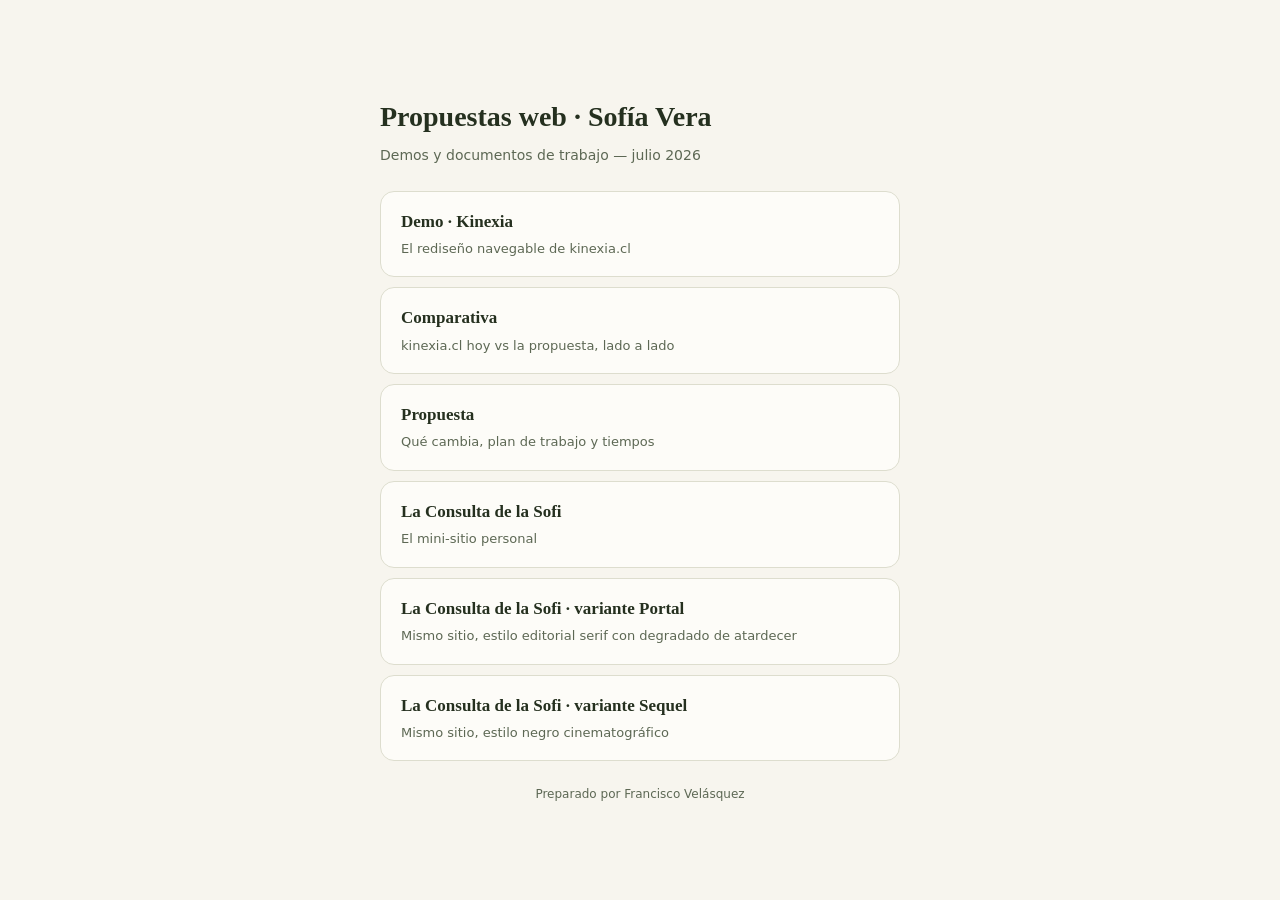
<file: sofi/index.html>
<!DOCTYPE html>
<html lang="es">
<head>
<meta charset="UTF-8">
<meta name="viewport" content="width=device-width, initial-scale=1.0">
<title>Propuestas · Sofía Vera</title>
<meta name="robots" content="noindex">
<style>
:root{--papel:#F7F5EE;--tinta:#25301F;--gris:#5D6854;--linea:#DDDDCE;--crema:#FDFCF8;--lila:#7A64AC}
*{box-sizing:border-box;margin:0;padding:0}
body{font-family:system-ui,sans-serif;background:var(--papel);color:var(--tinta);line-height:1.6;min-height:100vh;display:flex;align-items:center;justify-content:center;padding:24px}
main{max-width:520px;width:100%}
h1{font-family:Georgia,serif;font-weight:600;font-size:28px;margin-bottom:4px}
p.sub{color:var(--gris);font-size:14px;margin-bottom:24px}
ul{list-style:none;display:flex;flex-direction:column;gap:10px}
a{display:block;background:var(--crema);border:1px solid var(--linea);border-radius:14px;padding:16px 20px;text-decoration:none;color:inherit;transition:transform .15s,box-shadow .15s}
a:hover{transform:translateY(-2px);box-shadow:0 8px 20px rgba(31,46,28,.1)}
a b{display:block;font-family:Georgia,serif;font-size:17px}
a span{font-size:13px;color:var(--gris)}
footer{margin-top:24px;font-size:12px;color:var(--gris);text-align:center}
</style>
</head>
<body>
<main>
  <h1>Propuestas web · Sofía Vera</h1>
  <p class="sub">Demos y documentos de trabajo — julio 2026</p>
  <ul>
    <li><a href="kinexia-demo-landing.html"><b>Demo · Kinexia</b><span>El rediseño navegable de kinexia.cl</span></a></li>
    <li><a href="kinexia-comparativa.html"><b>Comparativa</b><span>kinexia.cl hoy vs la propuesta, lado a lado</span></a></li>
    <li><a href="kinexia-propuesta.html"><b>Propuesta</b><span>Qué cambia, plan de trabajo y tiempos</span></a></li>
    <li><a href="la-consulta-de-la-sofi.html"><b>La Consulta de la Sofi</b><span>El mini-sitio personal</span></a></li>
    <li><a href="la-consulta-de-la-sofi-portal.html"><b>La Consulta de la Sofi · variante Portal</b><span>Mismo sitio, estilo editorial serif con degradado de atardecer</span></a></li>
    <li><a href="la-consulta-de-la-sofi-sequel.html"><b>La Consulta de la Sofi · variante Sequel</b><span>Mismo sitio, estilo negro cinematográfico</span></a></li>
  </ul>
  <footer>Preparado por Francisco Velásquez</footer>
</main>
</body>
</html>
</file>
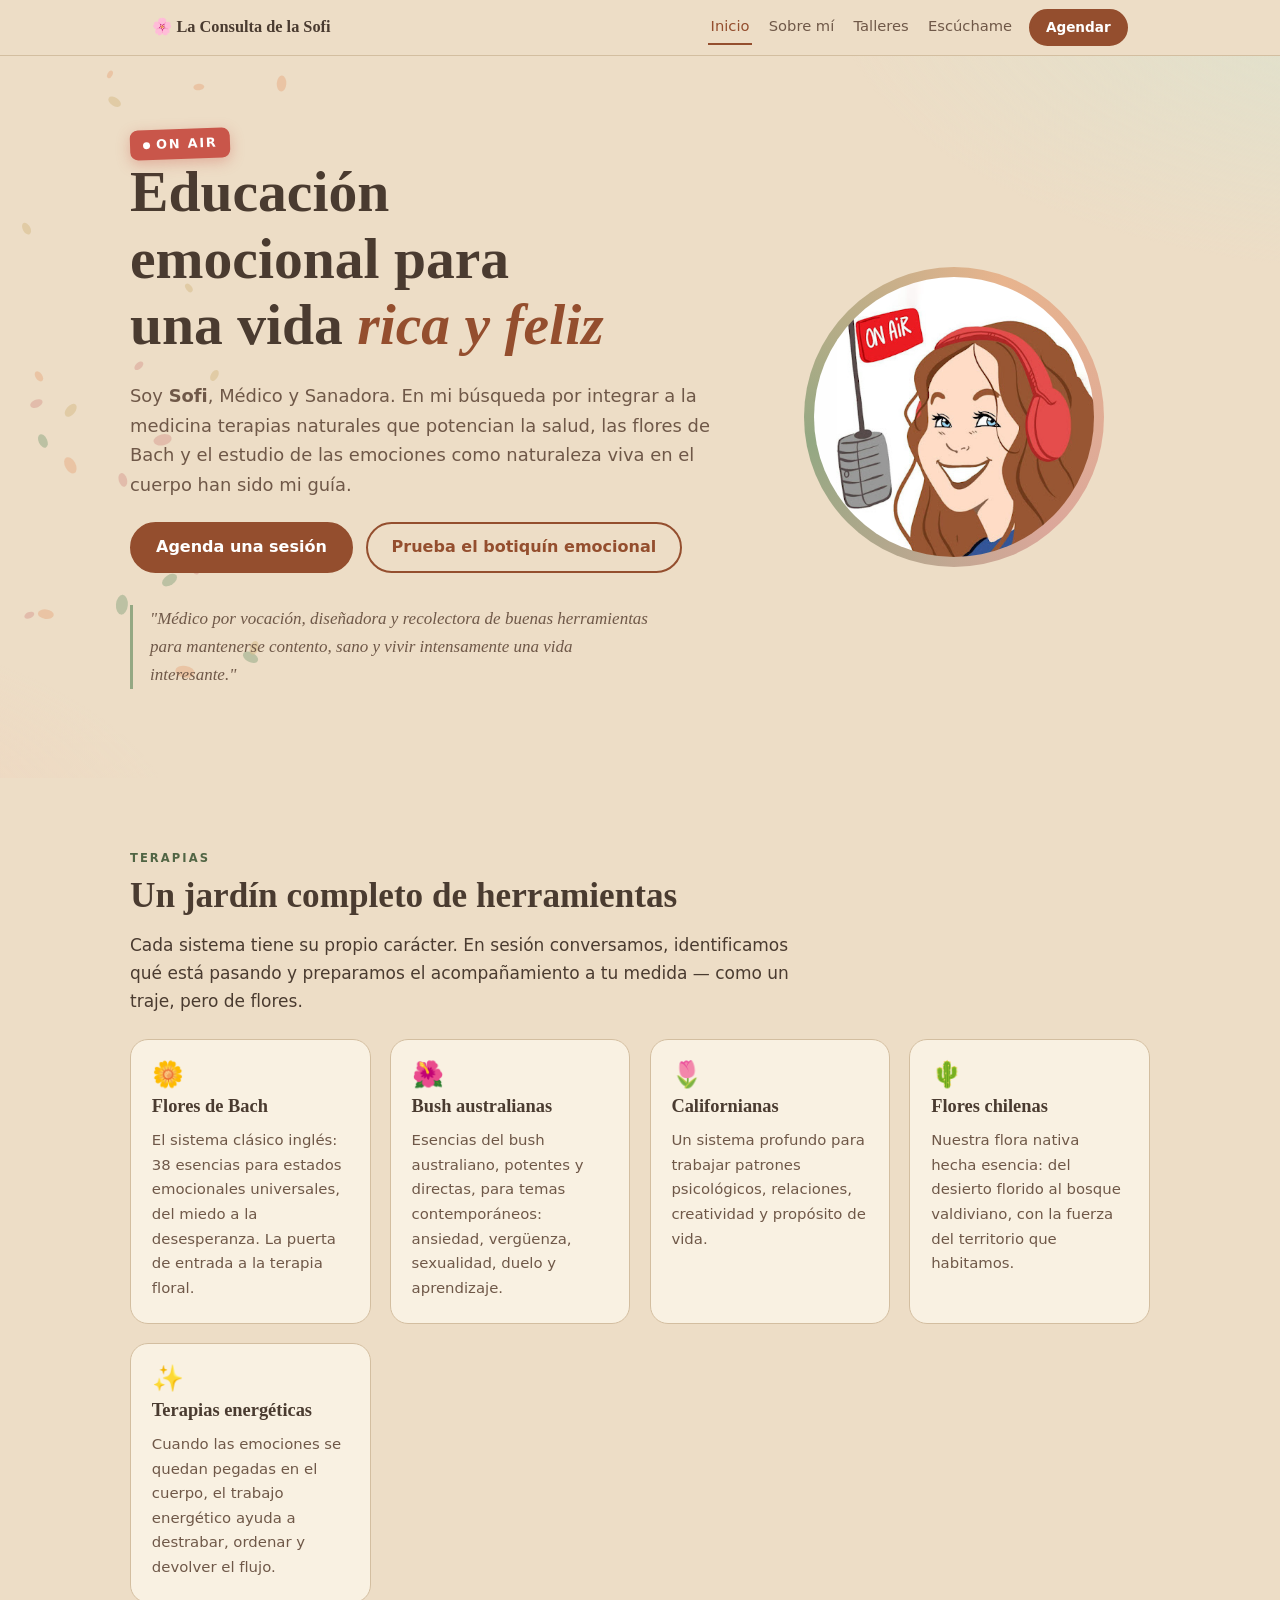
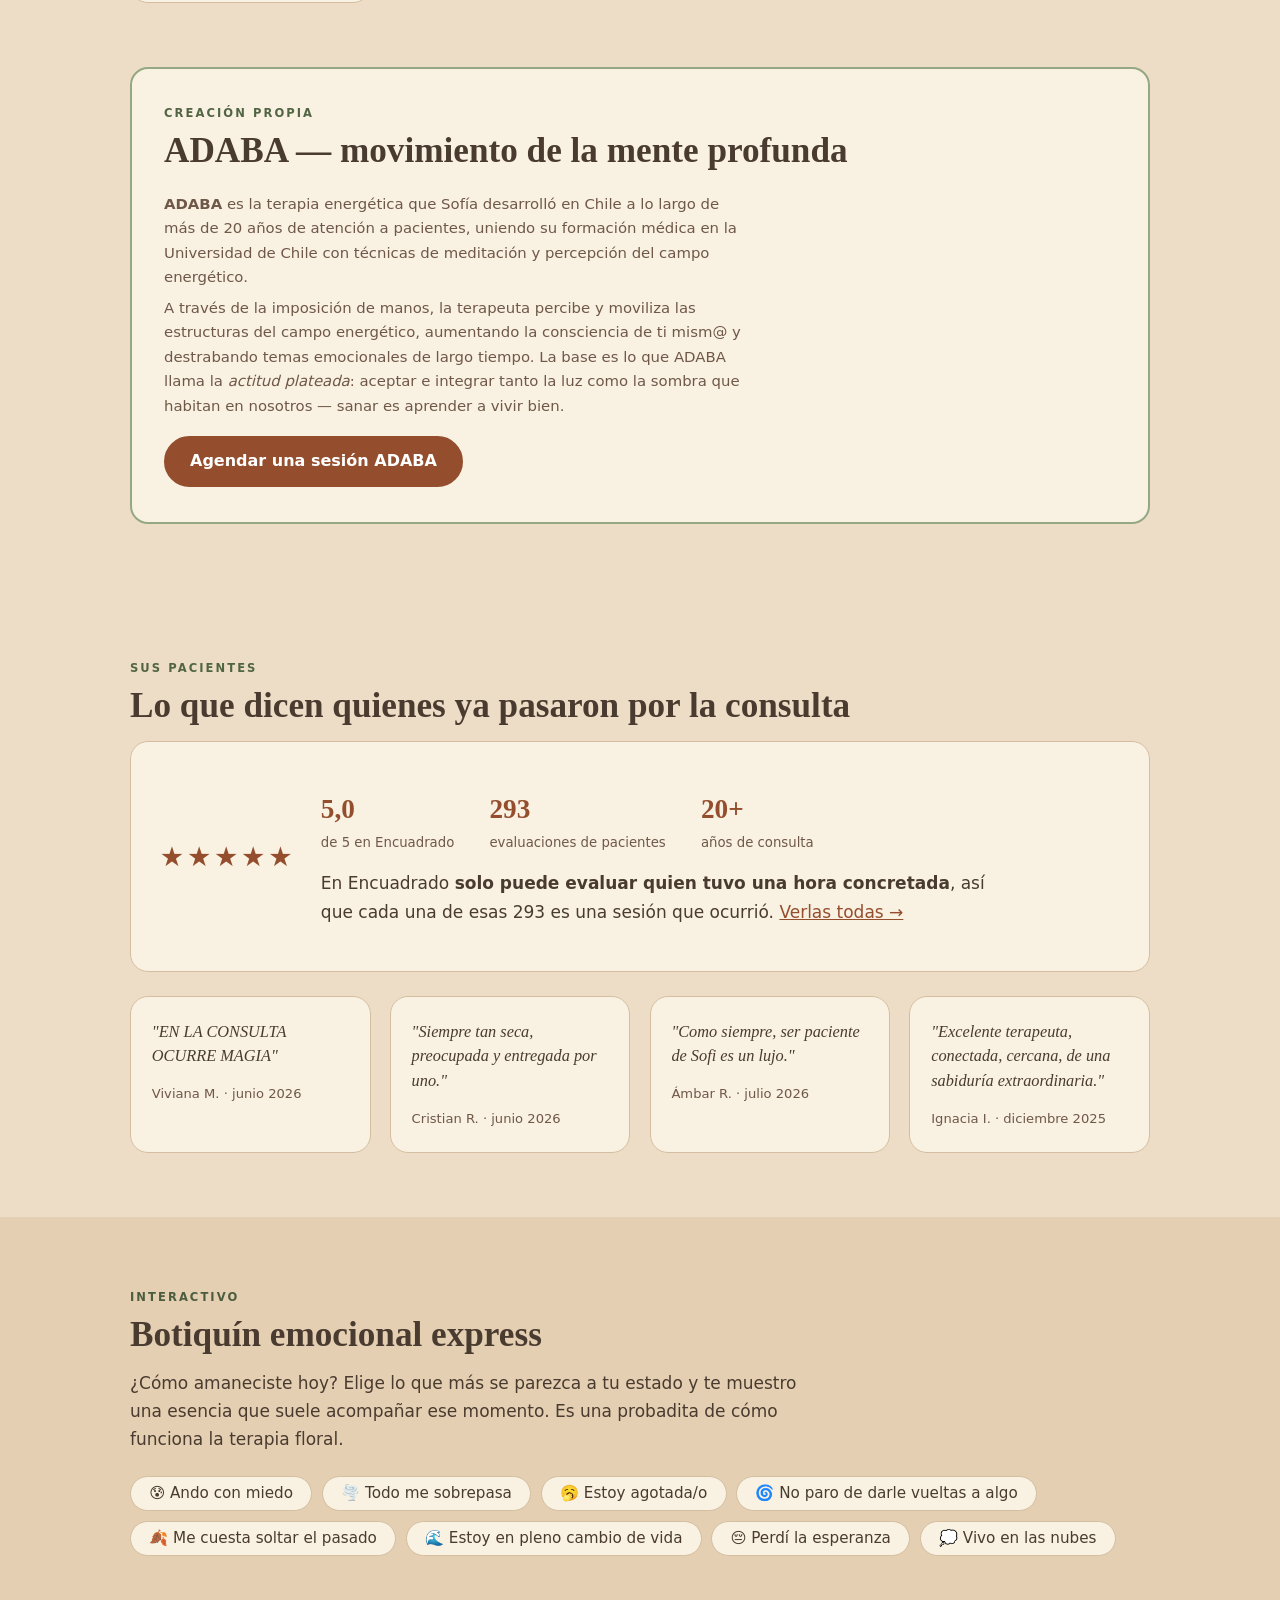
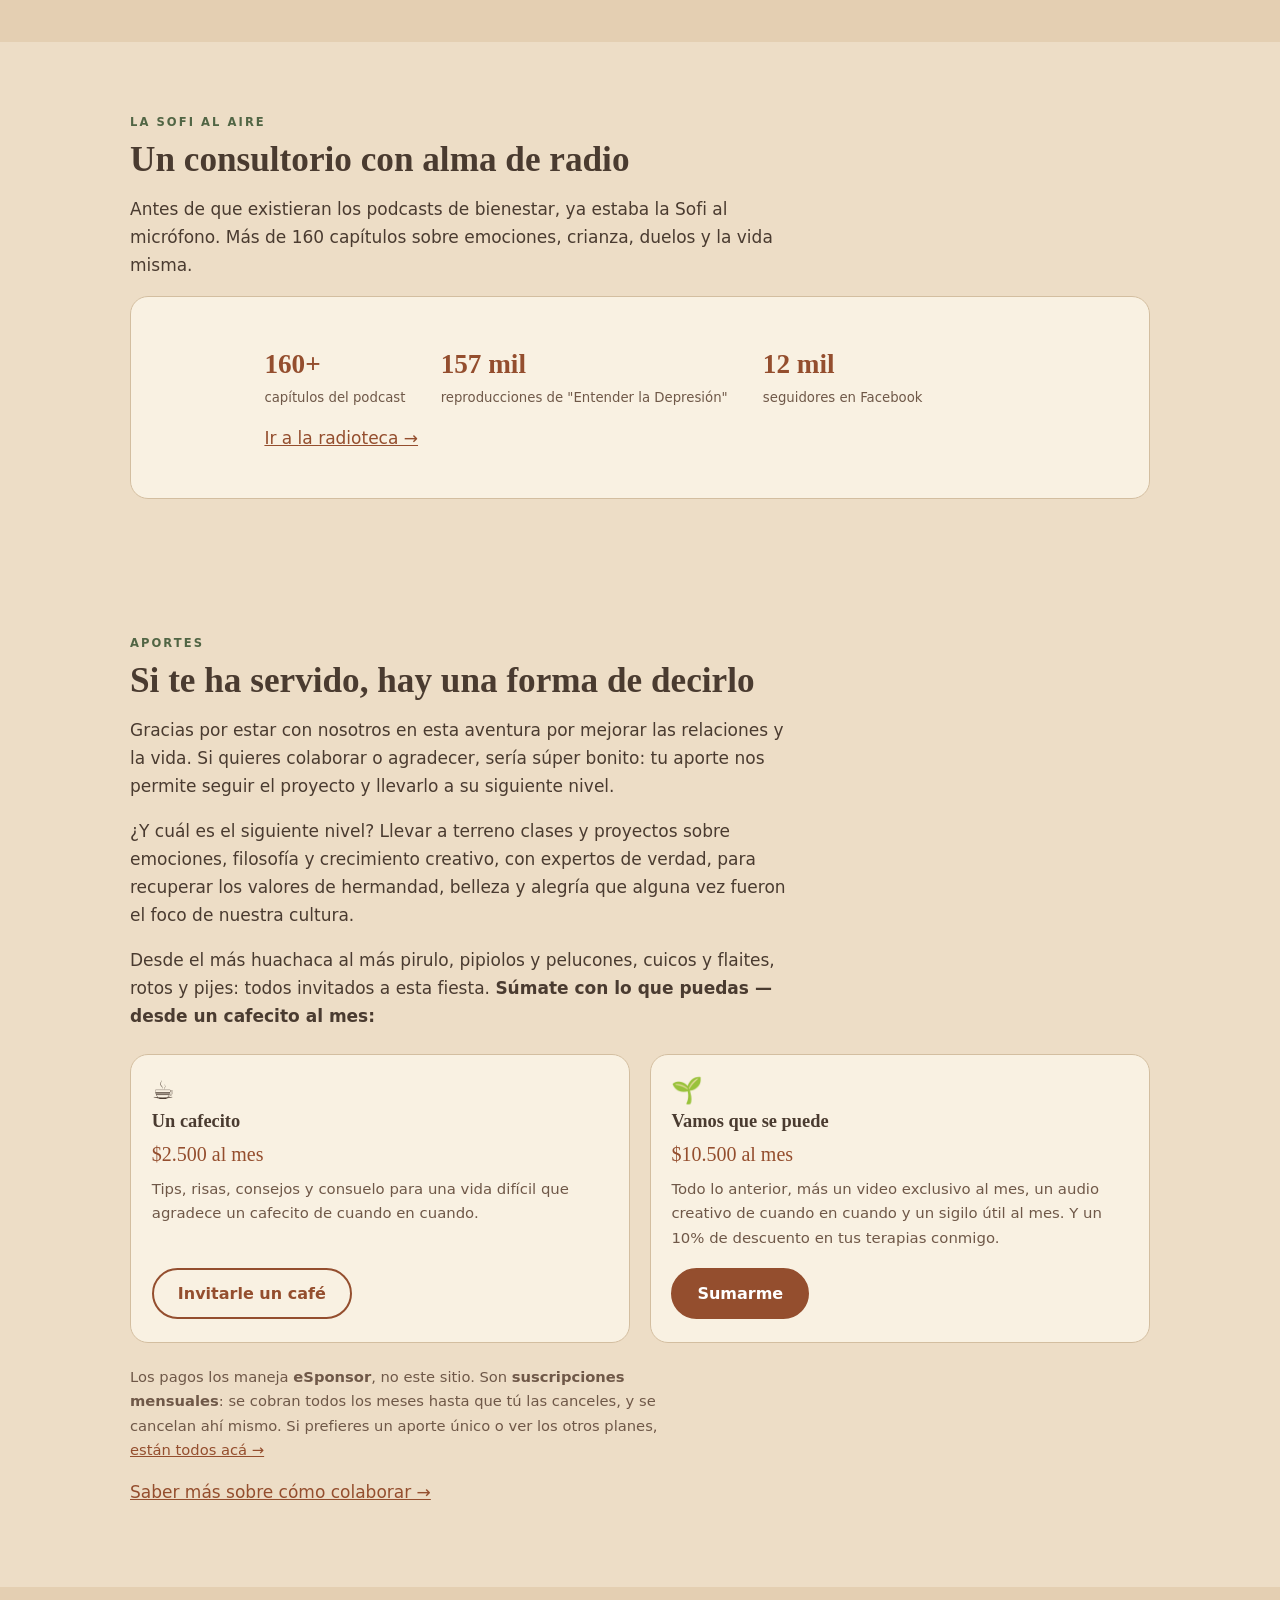
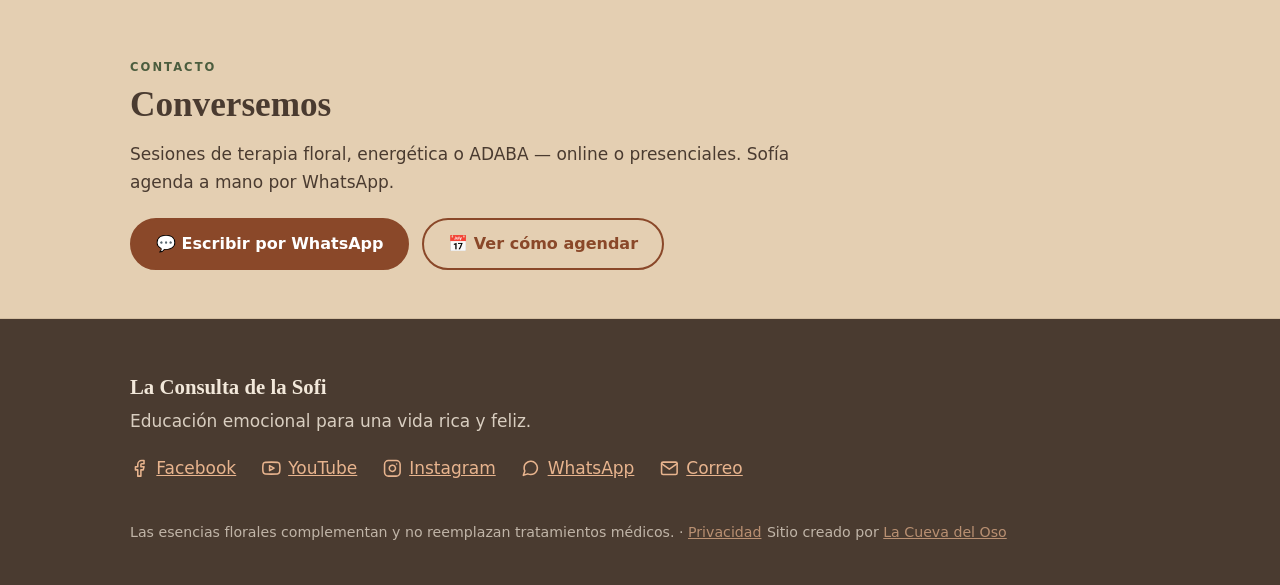
<file: sofi/sitio/index.html>
<!doctype html>
<html lang="es-CL">
<head>
<meta charset="utf-8">
<meta name="viewport" content="width=device-width, initial-scale=1">
<title>La Consulta de la Sofi — Terapia floral y educación emocional</title>
<meta name="description" content="Sofía Vera, terapeuta floral y energética: flores de Bach, Bush australianas, californianas y chilenas, más ADABA, su método propio. Sin solemnidad.">
<!-- HU-18 · qué se dejó fuera del JSON-LD: plan.md → HU-18. -->
<link rel="canonical" href="https://laconsultadelasofi.cl/index.html">
<meta property="og:type" content="website">
<meta property="og:site_name" content="La Consulta de la Sofi">
<meta property="og:locale" content="es_CL">
<meta property="og:title" content="La Consulta de la Sofi — Terapia floral y educación emocional">
<meta property="og:description" content="Terapia floral, terapias energéticas y ADABA con Sofía Vera. Educación emocional sin solemnidad y con harto humor.">
<meta property="og:url" content="https://laconsultadelasofi.cl/index.html">
<meta property="og:image" content="https://laconsultadelasofi.cl/assets/sofi-avatar.jpg">
<meta property="og:image:width" content="400">
<meta property="og:image:height" content="400">
<meta property="og:image:alt" content="Ilustración de Sofía con audífonos rojos frente a un micrófono de radio">
<!-- summary, no summary_large_image: la imagen es cuadrada. Tarjeta ancha = HU-15. -->
<meta name="twitter:card" content="summary">
<link rel="stylesheet" href="css/estilos.css">
<script type="application/ld+json">
{
  "@context": "https://schema.org", "@type": "HealthAndBeautyBusiness",
  "name": "La Consulta de la Sofi",
  "alternateName": "Adaba - Sofi Vera Peruzzi",
  "description": "Terapia floral (Bach, Bush australianas, californianas y chilenas), terapias energéticas y ADABA, método propio de Sofía Vera.",
  "url": "https://laconsultadelasofi.cl/",
  "image": "https://laconsultadelasofi.cl/assets/sofi-avatar.jpg",
  "areaServed": { "@type": "City", "name": "Santiago", "addressRegion": "Región Metropolitana", "addressCountry": "CL" },
  "availableLanguage": "es",
  "founder": {
    "@type": "Person", "name": "Sofía Vera Peruzzi", "jobTitle": "Terapeuta floral y energética",
    "knowsAbout": ["Terapia floral", "Flores de Bach", "Terapia energética", "ADABA", "Educación emocional"]
  },
  "makesOffer": [
    { "@type": "Offer", "itemOffered": { "@type": "Service", "name": "Terapia floral", "description": "Bach, Bush australianas, californianas o chilenas, en mezcla preparada a medida." } },
    { "@type": "Offer", "itemOffered": { "@type": "Service", "name": "Terapia energética", "description": "Trabajo sobre emociones que se quedan pegadas en el cuerpo." } },
    { "@type": "Offer", "itemOffered": { "@type": "Service", "name": "Sesión ADABA", "description": "Método propio desarrollado en más de 20 años de consulta." } }
  ],
  "sameAs": [
    "https://www.youtube.com/@LaConsultadelaSofi",
    "https://www.facebook.com/LaConsultaDeLaSofi",
    "https://www.instagram.com/laconsultadelasofi/",
    "https://encuadrado.com/p/adaba-sofia-vera-peruzzi"
  ]
}
</script>
</head>
<body>

<!-- ponytail: nav duplicado en las 6 páginas; sin build no hay includes. Si cambia, cambiarlo en las 6. -->
<nav>
  <div class="wrap">
    <a class="brand" href="index.html">🌸 La Consulta de la Sofi</a>
    <a class="link" href="index.html" aria-current="page">Inicio</a>
    <a class="link" href="sobre-mi.html">Sobre mí</a>
    <a class="link" href="talleres.html">Talleres</a>
    <a class="link" href="escuchame.html">Escúchame</a>
    <a class="btn primary small" href="agendar.html">Agendar</a>
  </div>
</nav>

<main>
  <div class="hero">
    <canvas id="petals" aria-hidden="true"></canvas>
    <div class="wrap">
      <div>
        <span class="onair"><span class="dot"></span>ON AIR</span>
        <h1>Educación emocional para una vida <em>rica y feliz</em></h1>
        <p class="sub">Soy <strong>Sofi</strong>, Médico y Sanadora. En mi búsqueda por integrar a la medicina terapias naturales que potencian la salud, las flores de Bach y el estudio de las emociones como naturaleza viva en el cuerpo han sido mi guía.</p>
        <div class="cta-row">
          <a class="btn primary" href="https://wa.me/56928192203?text=Hola%20Sofi%2C%20te%20escribo%20desde%20tu%20p%C3%A1gina" target="_blank" rel="noopener">Agenda una sesión</a>
          <a class="btn" href="#botiquin">Prueba el botiquín emocional</a>
        </div>
        <p class="credo">"Médico por vocación, diseñadora y recolectora de buenas herramientas para mantenerse contento, sano y vivir intensamente una vida interesante."</p>
      </div>
      <div class="avatar-ring">
        <img src="assets/sofi-avatar.jpg" width="320" height="320" alt="Ilustración de Sofía con audífonos rojos y un micrófono de radio con el letrero ON AIR">
      </div>
    </div>
  </div>

  <section id="terapias" class="reveal">
    <div class="wrap">
      <span class="eyebrow">Terapias</span>
      <h2>Un jardín completo de herramientas</h2>
      <p>Cada sistema tiene su propio carácter. En sesión conversamos, identificamos qué está pasando y preparamos el acompañamiento a tu medida — como un traje, pero de flores.</p>
      <div class="grid">
        <div class="card"><div class="flower">🌼</div><h3>Flores de Bach</h3><p>El sistema clásico inglés: 38 esencias para estados emocionales universales, del miedo a la desesperanza. La puerta de entrada a la terapia floral.</p></div>
        <div class="card"><div class="flower">🌺</div><h3>Bush australianas</h3><p>Esencias del bush australiano, potentes y directas, para temas contemporáneos: ansiedad, vergüenza, sexualidad, duelo y aprendizaje.</p></div>
        <div class="card"><div class="flower">🌷</div><h3>Californianas</h3><p>Un sistema profundo para trabajar patrones psicológicos, relaciones, creatividad y propósito de vida.</p></div>
        <div class="card"><div class="flower">🌵</div><h3>Flores chilenas</h3><p>Nuestra flora nativa hecha esencia: del desierto florido al bosque valdiviano, con la fuerza del territorio que habitamos.</p></div>
        <div class="card"><div class="flower">✨</div><h3>Terapias energéticas</h3><p>Cuando las emociones se quedan pegadas en el cuerpo, el trabajo energético ayuda a destrabar, ordenar y devolver el flujo.</p></div>
      </div>
    </div>
  </section>

  <section id="adaba" class="reveal" style="padding-top:0">
    <div class="wrap">
      <div class="card" style="border:2px solid var(--sage); padding:2.2rem 2rem">
        <span class="eyebrow">Creación propia</span>
        <h2>ADABA — movimiento de la mente profunda</h2>
        <p><strong>ADABA</strong> es la terapia energética que Sofía desarrolló en Chile a lo largo de más de 20 años de atención a pacientes, uniendo su formación médica en la Universidad de Chile con técnicas de meditación y percepción del campo energético.</p>
        <p>A través de la imposición de manos, la terapeuta percibe y moviliza las estructuras del campo energético, aumentando la consciencia de ti mism@ y destrabando temas emocionales de largo tiempo. La base es lo que ADABA llama la <em>actitud plateada</em>: aceptar e integrar tanto la luz como la sombra que habitan en nosotros — sanar es aprender a vivir bien.</p>
        <a class="btn primary" href="https://wa.me/56928192203?text=Hola%20Sofi%2C%20quiero%20agendar%20una%20sesi%C3%B3n%20ADABA" target="_blank" rel="noopener">Agendar una sesión ADABA</a>
      </div>
    </div>
  </section>

  <!-- Testimonios · fuente: Encuadrado, 2026-07-26. Van con inicial y no con el
       apellido completo: es un dato de salud (ley 21.719). Banco de citas de
       repuesto y decisión de privacidad en la-consulta/docs/encuadrado.md. -->
  <section id="testimonios" class="reveal">
    <div class="wrap">
      <span class="eyebrow">Sus pacientes</span>
      <h2>Lo que dicen quienes ya pasaron por la consulta</h2>
      <div class="panel">
        <div class="rating" role="img" aria-label="Calificación 5 de 5">★★★★★</div>
        <div>
          <div class="stat-row">
            <div class="stat"><b>5,0</b><span>de 5 en Encuadrado</span></div>
            <div class="stat"><b>293</b><span>evaluaciones de pacientes</span></div>
            <div class="stat"><b>20+</b><span>años de consulta</span></div>
          </div>
          <p style="margin-top:1rem">En Encuadrado <strong>solo puede evaluar quien tuvo una hora concretada</strong>, así que cada una de esas 293 es una sesión que ocurrió. <a href="https://encuadrado.com/p/adaba-sofia-vera-peruzzi" target="_blank" rel="noopener">Verlas todas →</a></p>
        </div>
      </div>
      <div class="grid">
        <div class="card">
          <div class="testi">"EN LA CONSULTA OCURRE MAGIA"</div>
          <div class="testi-quien">Viviana M. · junio 2026</div>
        </div>
        <div class="card">
          <div class="testi">"Siempre tan seca, preocupada y entregada por uno."</div>
          <div class="testi-quien">Cristian R. · junio 2026</div>
        </div>
        <div class="card">
          <div class="testi">"Como siempre, ser paciente de Sofi es un lujo."</div>
          <div class="testi-quien">Ámbar R. · julio 2026</div>
        </div>
        <div class="card">
          <div class="testi">"Excelente terapeuta, conectada, cercana, de una sabiduría extraordinaria."</div>
          <div class="testi-quien">Ignacia I. · diciembre 2025</div>
        </div>
      </div>
    </div>
  </section>

  <section class="alt reveal" id="botiquin">
    <div class="wrap">
      <span class="eyebrow">Interactivo</span>
      <h2>Botiquín emocional express</h2>
      <p>¿Cómo amaneciste hoy? Elige lo que más se parezca a tu estado y te muestro una esencia que suele acompañar ese momento. Es una probadita de cómo funciona la terapia floral.</p>
      <div class="chips" id="chips" role="group" aria-label="Elige tu estado emocional"></div>
      <div class="receta" id="receta" hidden aria-live="polite">
        <span class="sistema" id="r-sistema"></span>
        <p class="esencia" id="r-esencia"></p>
        <p id="r-desc"></p>
        <p class="nota">🌿 Esto es solo una pincelada: la mezcla real se prepara en sesión, conversando y mirando el cuadro completo. Ninguna esencia reemplaza atención médica profesional.</p>
      </div>
    </div>
  </section>

  <section class="reveal">
    <div class="wrap">
      <span class="eyebrow">La Sofi al aire</span>
      <h2>Un consultorio con alma de radio</h2>
      <p>Antes de que existieran los podcasts de bienestar, ya estaba la Sofi al micrófono. Más de 160 capítulos sobre emociones, crianza, duelos y la vida misma.</p>
      <div class="panel">
        <div class="eq" aria-hidden="true"><span></span><span></span><span></span><span></span><span></span><span></span></div>
        <div>
          <!-- HU-10 · verificado el 2026-07-26: 162 videos, 157 k vistas del cap. 1,
               12 mil seguidores en Facebook (el canal tiene 3,96 mil, de ahí la
               etiqueta). Fuentes y detalle en la-consulta/docs/plan.md → HU-10. -->
          <div class="stat-row">
            <div class="stat"><b>160+</b><span>capítulos del podcast</span></div>
            <div class="stat"><b>157 mil</b><span>reproducciones de "Entender la Depresión"</span></div>
            <div class="stat"><b>12 mil</b><span>seguidores en Facebook</span></div>
          </div>
          <p style="margin-top:1rem"><a href="escuchame.html">Ir a la radioteca →</a></p>
        </div>
      </div>
    </div>
  </section>

  <!-- HU-22 · Aportes. Copy de Sofía, aprobada por ella el 2026-07-28 (habla en
       plural a propósito: el "nosotros" es la comunidad, incluye al donante).
       Ningún dato de pago pasa por acá. Se muestran 2 de los 4 planes de eSponsor;
       por qué esos dos, en la-consulta/docs/aportes.md. -->
  <section id="aportes" class="reveal">
    <div class="wrap">
      <span class="eyebrow">Aportes</span>
      <h2>Si te ha servido, hay una forma de decirlo</h2>
      <p>Gracias por estar con nosotros en esta aventura por mejorar las relaciones y la vida. Si quieres colaborar o agradecer, sería súper bonito: tu aporte nos permite seguir el proyecto y llevarlo a su siguiente nivel.</p>
      <p>¿Y cuál es el siguiente nivel? Llevar a terreno clases y proyectos sobre emociones, filosofía y crecimiento creativo, con expertos de verdad, para recuperar los valores de hermandad, belleza y alegría que alguna vez fueron el foco de nuestra cultura.</p>
      <p>Desde el más huachaca al más pirulo, pipiolos y pelucones, cuicos y flaites, rotos y pijes: todos invitados a esta fiesta. <strong>Súmate con lo que puedas — desde un cafecito al mes:</strong></p>
      <div class="grid">
        <div class="card">
          <div class="flower">☕</div>
          <h3>Un cafecito</h3>
          <div class="precio">$2.500 al mes</div>
          <p>Tips, risas, consejos y consuelo para una vida difícil que agradece un cafecito de cuando en cuando.</p>
          <a class="btn" href="https://esponsor.com/sofia-vera/subscribe/q84l469klz" target="_blank" rel="noopener">Invitarle un café</a>
        </div>
        <div class="card">
          <div class="flower">🌱</div>
          <h3>Vamos que se puede</h3>
          <div class="precio">$10.500 al mes</div>
          <p>Todo lo anterior, más un video exclusivo al mes, un audio creativo de cuando en cuando y un sigilo útil al mes. Y un 10% de descuento en tus terapias conmigo.</p>
          <a class="btn primary" href="https://esponsor.com/sofia-vera/subscribe/63x2qq5728" target="_blank" rel="noopener">Sumarme</a>
        </div>
      </div>
      <p class="nota-pie">Los pagos los maneja <strong>eSponsor</strong>, no este sitio. Son <strong>suscripciones mensuales</strong>: se cobran todos los meses hasta que tú las canceles, y se cancelan ahí mismo. Si prefieres un aporte único o ver los otros planes, <a href="https://esponsor.com/sofia-vera" target="_blank" rel="noopener">están todos acá →</a></p>
      <p style="margin-top:1rem"><a href="colaborar.html">Saber más sobre cómo colaborar →</a></p>
    </div>
  </section>

  <section class="alt reveal" id="contacto" style="padding-bottom:3rem">
    <div class="wrap">
      <span class="eyebrow">Contacto</span>
      <h2>Conversemos</h2>
      <p>Sesiones de terapia floral, energética o ADABA — online o presenciales. Sofía agenda a mano por WhatsApp.</p>
      <div class="cta-row">
        <a class="btn primary" href="https://wa.me/56928192203?text=Hola%20Sofi%2C%20te%20escribo%20desde%20tu%20p%C3%A1gina" target="_blank" rel="noopener">💬 Escribir por WhatsApp</a>
        <a class="btn" href="agendar.html">📅 Ver cómo agendar</a>
      </div>
    </div>
  </section>
</main>

<!-- ponytail: footer duplicado en las 6 páginas. Si cambia, cambiarlo en las 6. -->
<footer>
  <div class="wrap">
    <h2 style="font-size:1.3rem">La Consulta de la Sofi</h2>
    <p style="opacity:.85">Educación emocional para una vida rica y feliz.</p>
    <ul class="links">
      <li><a class="ico-link" href="https://www.facebook.com/LaConsultaDeLaSofi" target="_blank" rel="noopener"><svg class="ico" viewBox="0 0 24 24" aria-hidden="true"><path d="M18 2h-3a5 5 0 0 0-5 5v3H7v4h3v8h4v-8h3l1-4h-4V7a1 1 0 0 1 1-1h3z"/></svg>Facebook</a></li>
      <li><a class="ico-link" href="https://www.youtube.com/@LaConsultadelaSofi" target="_blank" rel="noopener"><svg class="ico" viewBox="0 0 24 24" aria-hidden="true"><path d="M22.54 6.42a2.78 2.78 0 0 0-1.94-2C18.88 4 12 4 12 4s-6.88 0-8.6.46a2.78 2.78 0 0 0-1.94 2A29 29 0 0 0 1 11.75a29 29 0 0 0 .46 5.33A2.78 2.78 0 0 0 3.4 19c1.72.46 8.6.46 8.6.46s6.88 0 8.6-.46a2.78 2.78 0 0 0 1.94-1.92 29 29 0 0 0 .46-5.25 29 29 0 0 0-.46-5.41z"/><polygon points="9.75 15.02 15.5 11.75 9.75 8.48 9.75 15.02"/></svg>YouTube</a></li>
      <li><a class="ico-link" href="https://www.instagram.com/laconsultadelasofi/" target="_blank" rel="noopener"><svg class="ico" viewBox="0 0 24 24" aria-hidden="true"><rect x="2" y="2" width="20" height="20" rx="5"/><path d="M16 11.37A4 4 0 1 1 12.63 8 4 4 0 0 1 16 11.37z"/><line x1="17.5" y1="6.5" x2="17.51" y2="6.5"/></svg>Instagram</a></li>
      <li><a class="ico-link" href="https://wa.me/56928192203?text=Hola%20Sofi%2C%20te%20escribo%20desde%20tu%20p%C3%A1gina" target="_blank" rel="noopener"><svg class="ico" viewBox="0 0 24 24" aria-hidden="true"><path d="M21 11.5a8.38 8.38 0 0 1-.9 3.8 8.5 8.5 0 0 1-7.6 4.7 8.38 8.38 0 0 1-3.8-.9L3 21l1.9-5.7a8.38 8.38 0 0 1-.9-3.8 8.5 8.5 0 0 1 4.7-7.6 8.38 8.38 0 0 1 3.8-.9h.5a8.48 8.48 0 0 1 8 8z"/></svg>WhatsApp</a></li>
      <li><a class="ico-link" href="mailto:contacto@laconsultadelasofi.cl"><svg class="ico" viewBox="0 0 24 24" aria-hidden="true"><rect x="2" y="4" width="20" height="16" rx="2"/><polyline points="22,6 12,13 2,6"/></svg>Correo</a></li>
    </ul>
    <small>Las esencias florales complementan y no reemplazan tratamientos médicos. · <a href="privacidad.html">Privacidad</a></small>
    <small>Sitio creado por <a href="https://lacuevadeloso.cl" target="_blank" rel="noopener">La Cueva del Oso</a></small>
  </div>
</footer>

<script src="js/datos.js" defer></script>
<script src="js/botiquin.js" defer></script>
<script src="js/petalos.js" defer></script>
<script src="js/reveals.js" defer></script>
</body>
</html>
</file>
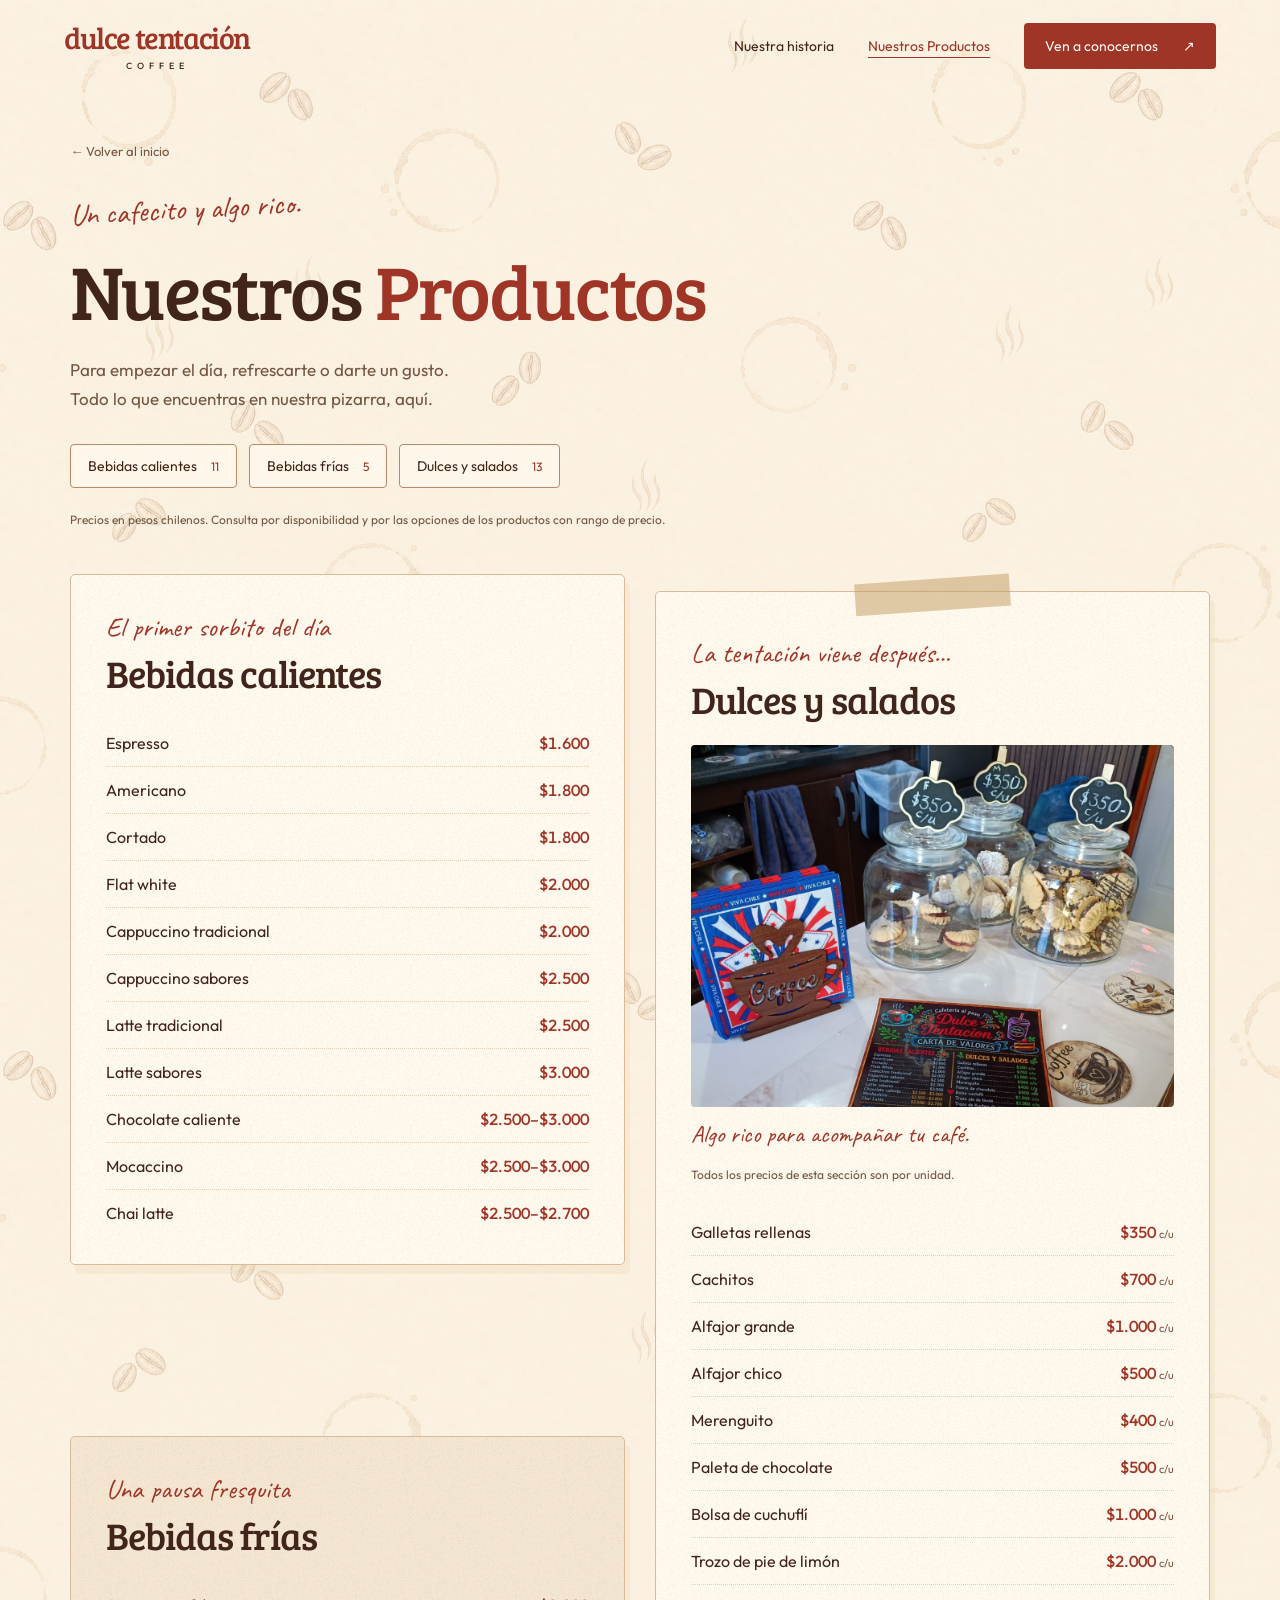
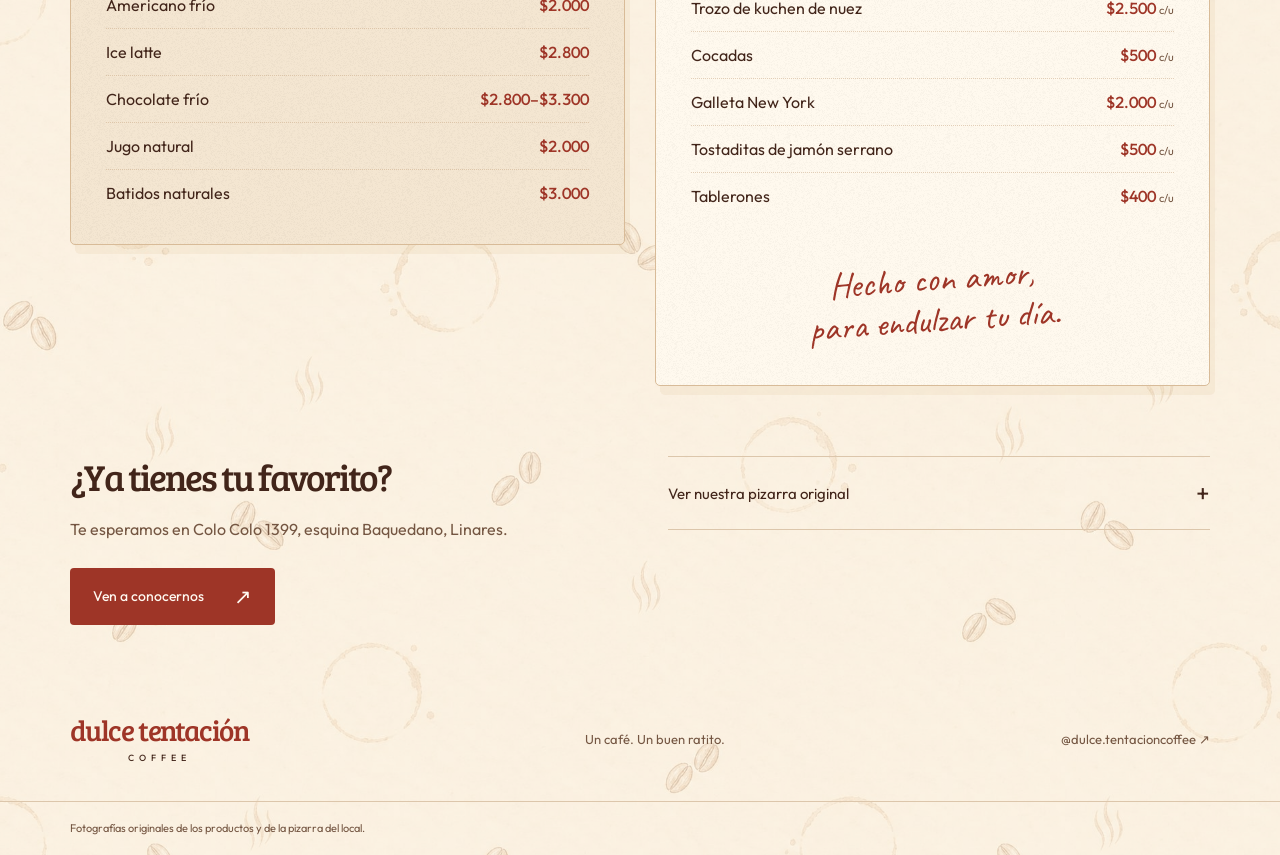
<file: Dulce_tentacion/productos.html>
<!doctype html>
<html lang="es">
<head>
  <meta charset="utf-8">
  <meta name="viewport" content="width=device-width, initial-scale=1">
  <meta name="theme-color" content="#fbf3e5">
  <meta name="description" content="Conoce los productos y precios de Dulce Tentación Coffee en Linares: bebidas calientes, bebidas frías, dulces y salados.">
  <meta name="robots" content="noindex, nofollow">
  <title>Nuestros Productos · Dulce Tentación Coffee</title>
  <link rel="stylesheet" href="styles.css">
  <link rel="stylesheet" href="character.css">
  <link rel="stylesheet" href="productos.css">
  <script src="script.js" defer></script>
</head>
<body class="products-page">
  <a class="skip-link" href="#contenido">Saltar al contenido</a>
  <header class="header">
    <a class="wordmark" href="index.html" aria-label="Dulce Tentación Coffee, inicio">dulce tentación<span>COFFEE</span></a>
    <button class="menu-toggle" type="button" aria-controls="navigation" aria-expanded="false">Menú <span aria-hidden="true">+</span></button>
    <nav id="navigation" aria-label="Navegación principal">
      <a href="index.html#historia">Nuestra historia</a>
      <a href="productos.html" aria-current="page">Nuestros Productos</a>
      <a href="index.html#visitanos">Ven a conocernos <span aria-hidden="true">↗</span></a>
    </nav>
  </header>
  <main id="contenido" class="catalogue">
    <section class="catalogue-heading" aria-labelledby="products-title">
      <a class="back-link" href="index.html">← Volver al inicio</a>
      <span class="small-label">Un cafecito y algo rico.</span>
      <h1 id="products-title">Nuestros <em>Productos</em></h1>
      <p>Para empezar el día, refrescarte o darte un gusto.<br>Todo lo que encuentras en nuestra pizarra, aquí.</p>
      <nav class="category-links" aria-label="Categorías de productos"><a href="#calientes">Bebidas calientes <span>11</span></a><a href="#frias">Bebidas frías <span>5</span></a><a href="#dulces">Dulces y salados <span>13</span></a></nav>
      <p class="price-guide">Precios en pesos chilenos. Consulta por disponibilidad y por las opciones de los productos con rango de precio.</p>
    </section>
    <div class="catalogue-grid">
      <section class="product-sheet hot-sheet" id="calientes" aria-labelledby="hot-title">
        <span class="sheet-note">El primer sorbito del día</span>
        <h2 id="hot-title">Bebidas calientes</h2>
        <dl class="product-list">
          <div><dt>Espresso</dt><dd>$1.600</dd></div>
          <div><dt>Americano</dt><dd>$1.800</dd></div>
          <div><dt>Cortado</dt><dd>$1.800</dd></div>
          <div><dt>Flat white</dt><dd>$2.000</dd></div>
          <div><dt>Cappuccino tradicional</dt><dd>$2.000</dd></div>
          <div><dt>Cappuccino sabores</dt><dd>$2.500</dd></div>
          <div><dt>Latte tradicional</dt><dd>$2.500</dd></div>
          <div><dt>Latte sabores</dt><dd>$3.000</dd></div>
          <div><dt>Chocolate caliente</dt><dd>$2.500–$3.000</dd></div>
          <div><dt>Mocaccino</dt><dd>$2.500–$3.000</dd></div>
          <div><dt>Chai latte</dt><dd>$2.500–$2.700</dd></div>
        </dl>
      </section>
      <section class="product-sheet cold-sheet" id="frias" aria-labelledby="cold-title">
        <span class="sheet-note">Una pausa fresquita</span>
        <h2 id="cold-title">Bebidas frías</h2>
        <dl class="product-list">
          <div><dt>Americano frío</dt><dd>$2.000</dd></div>
          <div><dt>Ice latte</dt><dd>$2.800</dd></div>
          <div><dt>Chocolate frío</dt><dd>$2.800–$3.300</dd></div>
          <div><dt>Jugo natural</dt><dd>$2.000</dd></div>
          <div><dt>Batidos naturales</dt><dd>$3.000</dd></div>
        </dl>
      </section>
      <section class="product-sheet sweet-sheet" id="dulces" aria-labelledby="sweet-title">
        <span class="sheet-note">La tentación viene después…</span>
        <h2 id="sweet-title">Dulces y salados</h2>
        <figure class="sweets-photo"><img src="assets/galletas-carta.jpg" alt="Frascos de galletas y carta sobre la mesa de Dulce Tentación" width="1200" height="1600" loading="lazy"><figcaption>Algo rico para acompañar tu café.</figcaption></figure><p class="unit-note">Todos los precios de esta sección son por unidad.</p>
        <dl class="product-list">
          <div><dt>Galletas rellenas</dt><dd>$350 <small>c/u</small></dd></div>
          <div><dt>Cachitos</dt><dd>$700 <small>c/u</small></dd></div>
          <div><dt>Alfajor grande</dt><dd>$1.000 <small>c/u</small></dd></div>
          <div><dt>Alfajor chico</dt><dd>$500 <small>c/u</small></dd></div>
          <div><dt>Merenguito</dt><dd>$400 <small>c/u</small></dd></div>
          <div><dt>Paleta de chocolate</dt><dd>$500 <small>c/u</small></dd></div>
          <div><dt>Bolsa de cuchuflí</dt><dd>$1.000 <small>c/u</small></dd></div>
          <div><dt>Trozo de pie de limón</dt><dd>$2.000 <small>c/u</small></dd></div>
          <div><dt>Trozo de kuchen de nuez</dt><dd>$2.500 <small>c/u</small></dd></div>
          <div><dt>Cocadas</dt><dd>$500 <small>c/u</small></dd></div>
          <div><dt>Galleta New York</dt><dd>$2.000 <small>c/u</small></dd></div>
          <div><dt>Tostaditas de jamón serrano</dt><dd>$500 <small>c/u</small></dd></div>
          <div><dt>Tablerones</dt><dd>$400 <small>c/u</small></dd></div>
        </dl>
        <p class="sweet-signoff">Hecho con amor,<br>para endulzar tu día.</p>
      </section>
    </div>
    <section class="catalogue-end" aria-labelledby="end-title">
      <div><h2 id="end-title">¿Ya tienes tu favorito?</h2><p>Te esperamos en Colo Colo 1399, esquina Baquedano, Linares.</p><a class="button" href="index.html#visitanos">Ven a conocernos <span aria-hidden="true">↗</span></a></div>
      <details class="original-menu"><summary>Ver nuestra pizarra original <span aria-hidden="true">+</span></summary><img src="assets/carta-pizarra.jpeg" alt="Fotografía de la pizarra de Dulce Tentación con los 29 productos y precios transcritos en esta página" width="900" height="1600" loading="lazy"></details>
    </section>
  </main>
  <footer><a class="wordmark" href="index.html">dulce tentación<span>COFFEE</span></a><p>Un café. Un buen ratito.</p><a href="https://www.instagram.com/dulce.tentacioncoffee/" target="_blank" rel="noopener noreferrer">@dulce.tentacioncoffee <span aria-hidden="true">↗</span></a></footer>
<div class="proposal-note">Fotografías originales de los productos y de la pizarra del local.</div></body>
</html>
</file>
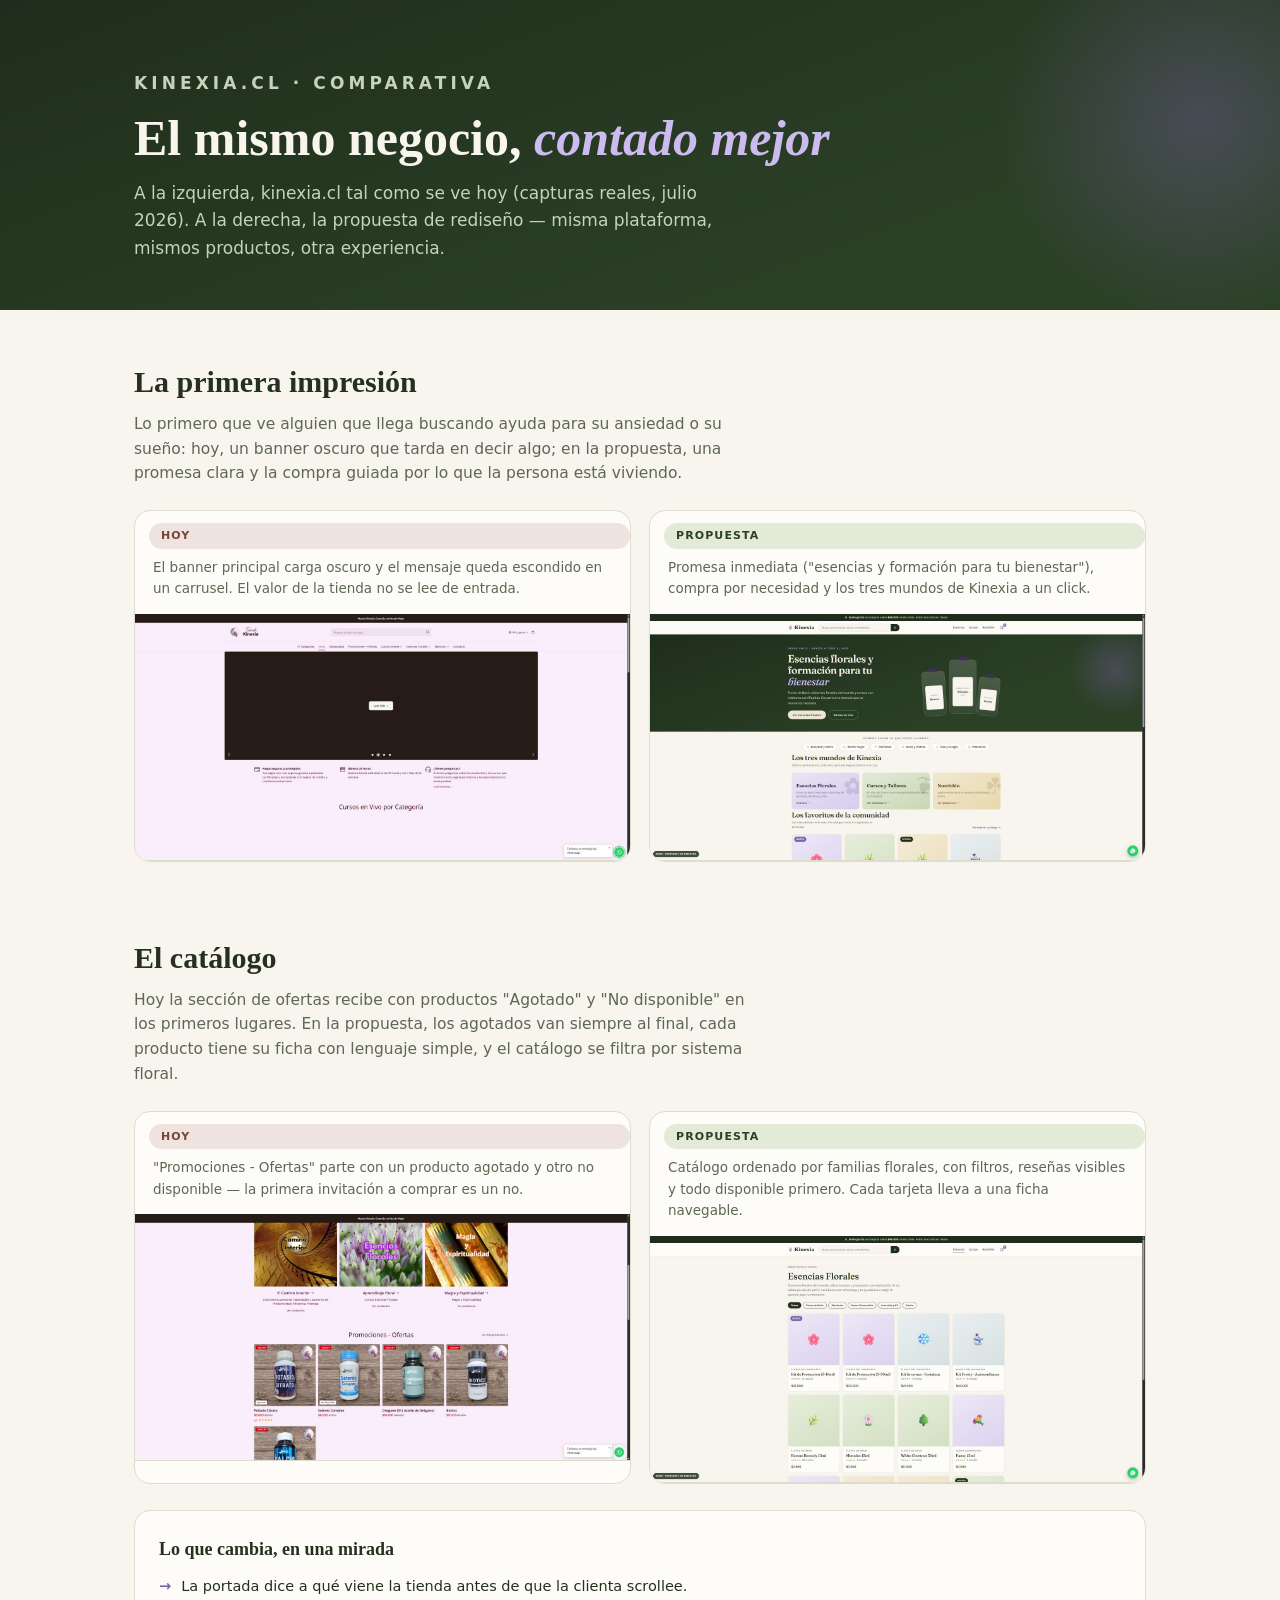
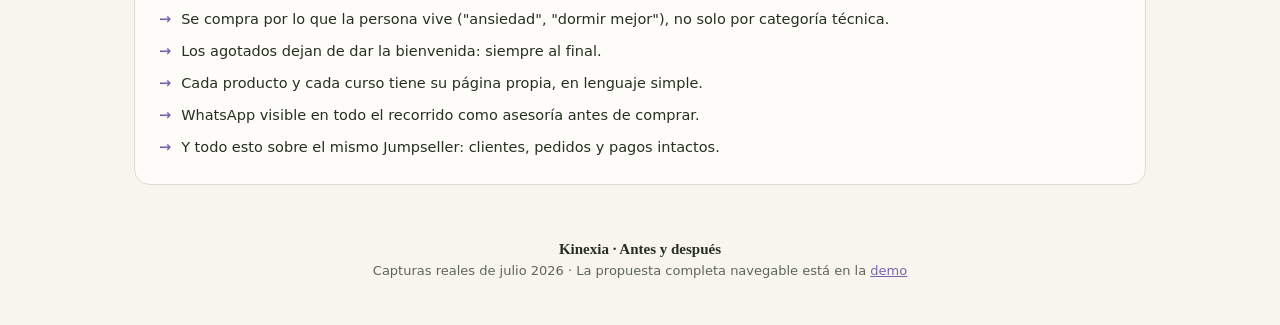
<file: sofi/kinexia-comparativa.html>
<!DOCTYPE html>
<html lang="es">
<head>
<meta charset="UTF-8">
<meta name="viewport" content="width=device-width, initial-scale=1.0">
<title>Kinexia — Antes y después del rediseño</title>
<style>
html,body{height:auto;overflow-y:auto}
:root{
  --bosque:#1F2E1C;
  --bosque-2:#2C4026;
  --papel:#F7F5EE;
  --crema:#FDFCF8;
  --lila:#7A64AC;
  --lila-suave:#EAE4F4;
  --salvia-suave:#E3EAD8;
  --tinta:#25301F;
  --gris:#5D6854;
  --linea:#DDDDCE;
  --r:16px;
}
*{box-sizing:border-box;margin:0;padding:0}
body{font-family:'Karla',system-ui,sans-serif;background:var(--papel);color:var(--tinta);line-height:1.6;-webkit-font-smoothing:antialiased}
.wrap{max-width:1060px;margin:0 auto;padding:0 24px}

.hero{background:linear-gradient(160deg,var(--bosque) 0%,var(--bosque-2) 75%);color:var(--papel);padding:56px 0 48px;position:relative;overflow:hidden}
.hero::after{content:"";position:absolute;right:-140px;top:-100px;width:440px;height:440px;border-radius:50%;background:radial-gradient(circle,rgba(122,100,172,.35),transparent 65%)}
.hero .wrap{position:relative;z-index:2}
.eyebrow{font-size:12px;letter-spacing:.24em;text-transform:uppercase;font-weight:700;color:#B9A9DE;margin-bottom:14px}
.hero h1{font-family:'Fraunces',Georgia,serif;font-weight:560;font-size:clamp(32px,4.6vw,50px);line-height:1.1;text-wrap:balance}
.hero h1 em{font-style:italic;color:#CBBBEF}
.hero p{margin-top:14px;color:#C7D2BC;font-size:17px;max-width:56ch}

section{padding:48px 0 10px}
h2{font-family:'Fraunces',Georgia,serif;font-weight:560;font-size:clamp(22px,3vw,30px);margin-bottom:6px;text-wrap:balance}
.sub{color:var(--gris);font-size:15.5px;max-width:64ch;margin-bottom:24px}

.par{display:grid;grid-template-columns:1fr 1fr;gap:18px;margin-bottom:14px}
@media(max-width:760px){.par{grid-template-columns:1fr}}
.shot{background:var(--crema);border:1px solid var(--linea);border-radius:var(--r);overflow:hidden;display:flex;flex-direction:column}
.shot img{width:100%;height:auto;display:block;border-bottom:1px solid var(--linea)}
.shot figcaption{padding:14px 18px;font-size:13.5px;color:var(--gris)}
.etq{display:inline-block;font-size:11px;font-weight:700;letter-spacing:.1em;text-transform:uppercase;border-radius:99px;padding:4px 12px;margin:12px 0 0 14px}
.e-antes{background:#EFE3E0;color:#7A4438}
.e-despues{background:var(--salvia-suave);color:#2C4026}

.claves{background:var(--crema);border:1px solid var(--linea);border-radius:var(--r);padding:24px;margin:26px 0 8px}
.claves h3{font-family:'Fraunces',Georgia,serif;font-weight:560;font-size:18px;margin-bottom:12px}
.claves ul{list-style:none;display:flex;flex-direction:column;gap:9px;font-size:14.5px}
.claves li{display:flex;gap:10px}
.claves li::before{content:"→";color:var(--lila);font-weight:700;flex-shrink:0}

.pie{padding:34px 0 44px;text-align:center;font-size:13px;color:var(--gris)}
.pie b{font-family:'Fraunces',Georgia,serif;font-size:15px;color:var(--tinta)}
.pie a{color:var(--lila)}

@media print{
  .hero{-webkit-print-color-adjust:exact;print-color-adjust:exact}
  section{padding:24px 0 6px}
}
@media (prefers-reduced-motion:reduce){*{transition:none!important}}
</style>
</head>
<body>

<div class="hero">
  <div class="wrap">
    <p class="eyebrow">kinexia.cl · Comparativa</p>
    <h1>El mismo negocio, <em>contado mejor</em></h1>
    <p>A la izquierda, kinexia.cl tal como se ve hoy (capturas reales, julio 2026). A la derecha, la propuesta de rediseño — misma plataforma, mismos productos, otra experiencia.</p>
  </div>
</div>

<section>
  <div class="wrap">
    <h2>La primera impresión</h2>
    <p class="sub">Lo primero que ve alguien que llega buscando ayuda para su ansiedad o su sueño: hoy, un banner oscuro que tarda en decir algo; en la propuesta, una promesa clara y la compra guiada por lo que la persona está viviendo.</p>
    <div class="par">
      <figure class="shot">
        <span class="etq e-antes">Hoy</span>
        <figcaption style="padding-top:8px">El banner principal carga oscuro y el mensaje queda escondido en un carrusel. El valor de la tienda no se lee de entrada.</figcaption>
        <img src="[data-uri]" alt="kinexia.cl hoy: portada con banner oscuro de carrusel" loading="lazy">
      </figure>
      <figure class="shot">
        <span class="etq e-despues">Propuesta</span>
        <figcaption style="padding-top:8px">Promesa inmediata ("esencias y formación para tu bienestar"), compra por necesidad y los tres mundos de Kinexia a un click.</figcaption>
        <img src="[data-uri]" alt="Propuesta: portada con promesa clara y compra guiada por necesidad" loading="lazy">
      </figure>
    </div>
  </div>
</section>

<section>
  <div class="wrap">
    <h2>El catálogo</h2>
    <p class="sub">Hoy la sección de ofertas recibe con productos "Agotado" y "No disponible" en los primeros lugares. En la propuesta, los agotados van siempre al final, cada producto tiene su ficha con lenguaje simple, y el catálogo se filtra por sistema floral.</p>
    <div class="par">
      <figure class="shot">
        <span class="etq e-antes">Hoy</span>
        <figcaption style="padding-top:8px">"Promociones - Ofertas" parte con un producto agotado y otro no disponible — la primera invitación a comprar es un no.</figcaption>
        <img src="[data-uri]" alt="kinexia.cl hoy: ofertas encabezadas por productos agotados" loading="lazy">
      </figure>
      <figure class="shot">
        <span class="etq e-despues">Propuesta</span>
        <figcaption style="padding-top:8px">Catálogo ordenado por familias florales, con filtros, reseñas visibles y todo disponible primero. Cada tarjeta lleva a una ficha navegable.</figcaption>
        <img src="[data-uri]" alt="Propuesta: catálogo de esencias con filtros y productos disponibles primero" loading="lazy">
      </figure>
    </div>

    <div class="claves">
      <h3>Lo que cambia, en una mirada</h3>
      <ul>
        <li>La portada dice a qué viene la tienda antes de que la clienta scrollee.</li>
        <li>Se compra por lo que la persona vive ("ansiedad", "dormir mejor"), no solo por categoría técnica.</li>
        <li>Los agotados dejan de dar la bienvenida: siempre al final.</li>
        <li>Cada producto y cada curso tiene su página propia, en lenguaje simple.</li>
        <li>WhatsApp visible en todo el recorrido como asesoría antes de comprar.</li>
        <li>Y todo esto sobre el mismo Jumpseller: clientes, pedidos y pagos intactos.</li>
      </ul>
    </div>
  </div>
</section>

<footer class="pie">
  <div class="wrap">
    <b>Kinexia · Antes y después</b><br>
    Capturas reales de julio 2026 · La propuesta completa navegable está en la <a href="https://obelux2.github.io/propuestas-sofi/kinexia-demo-landing.html">demo</a>
  </div>
</footer>
</body>
</html>
</file>
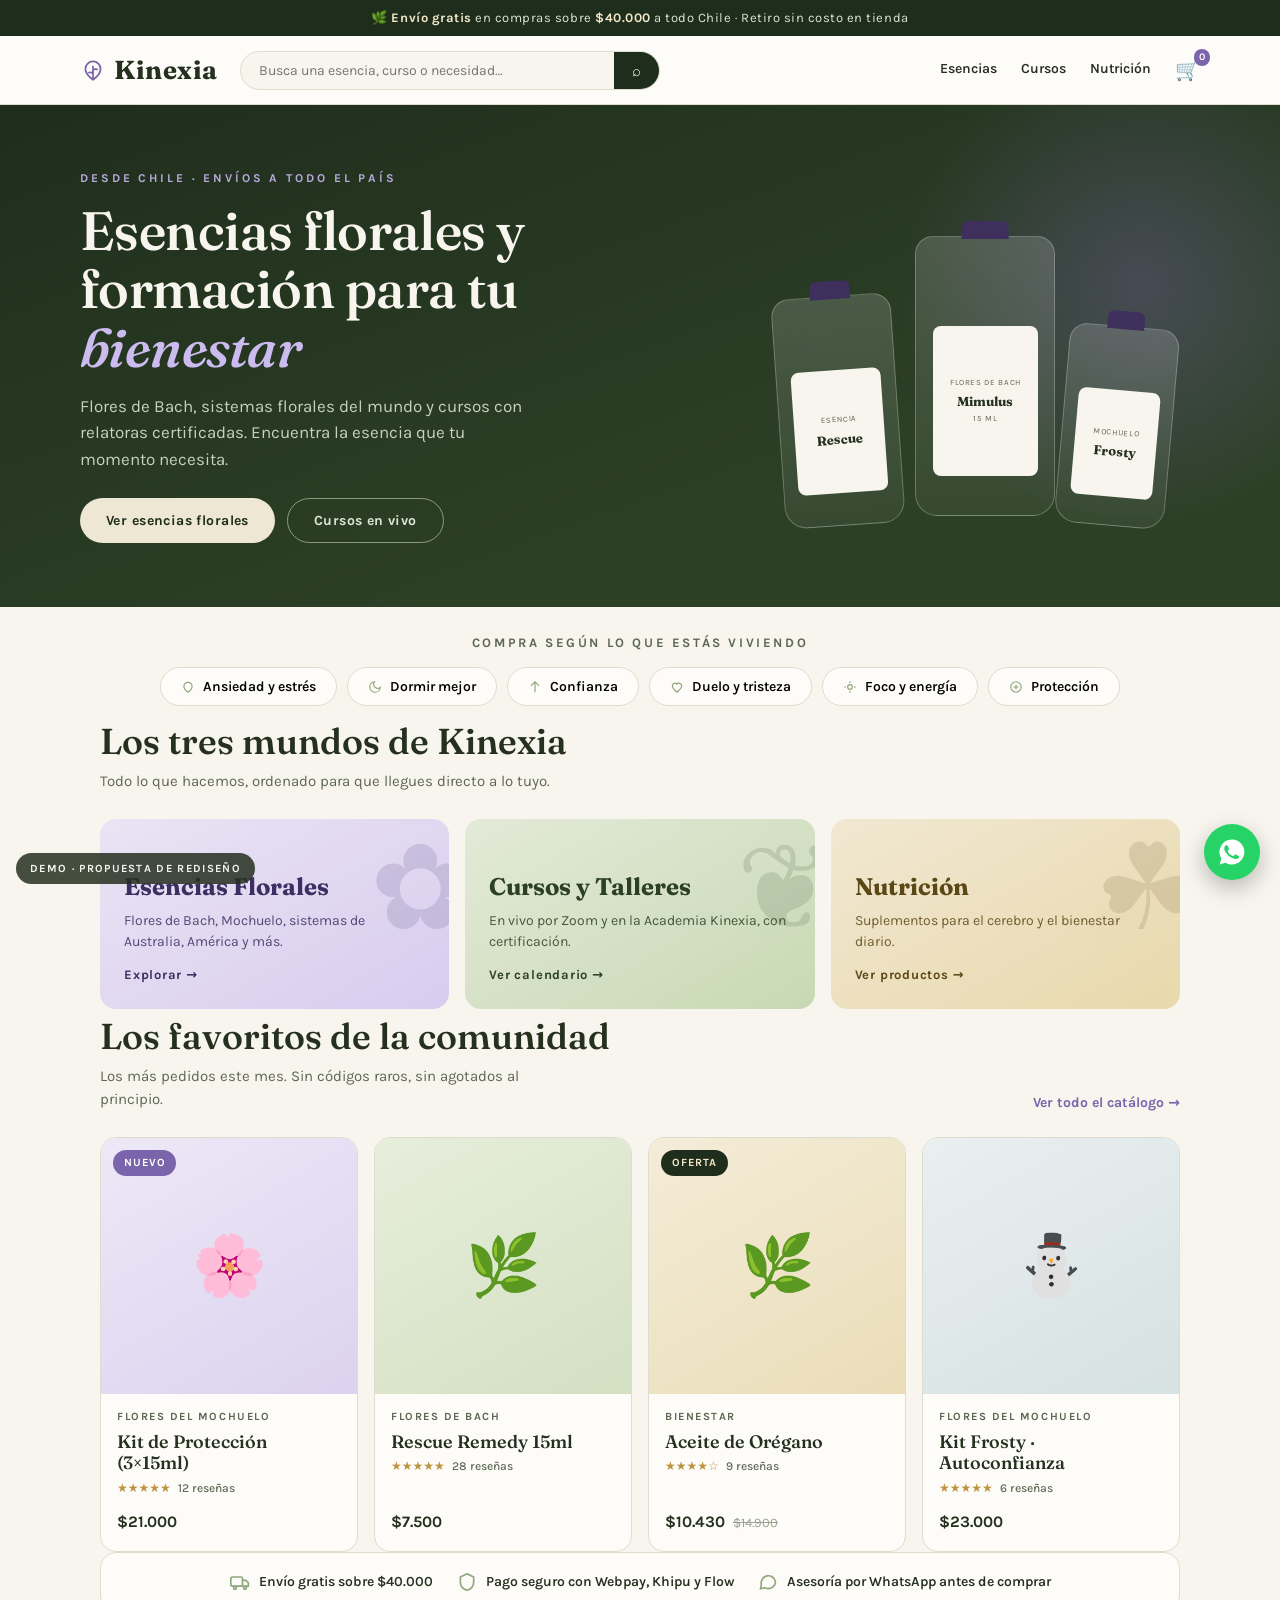
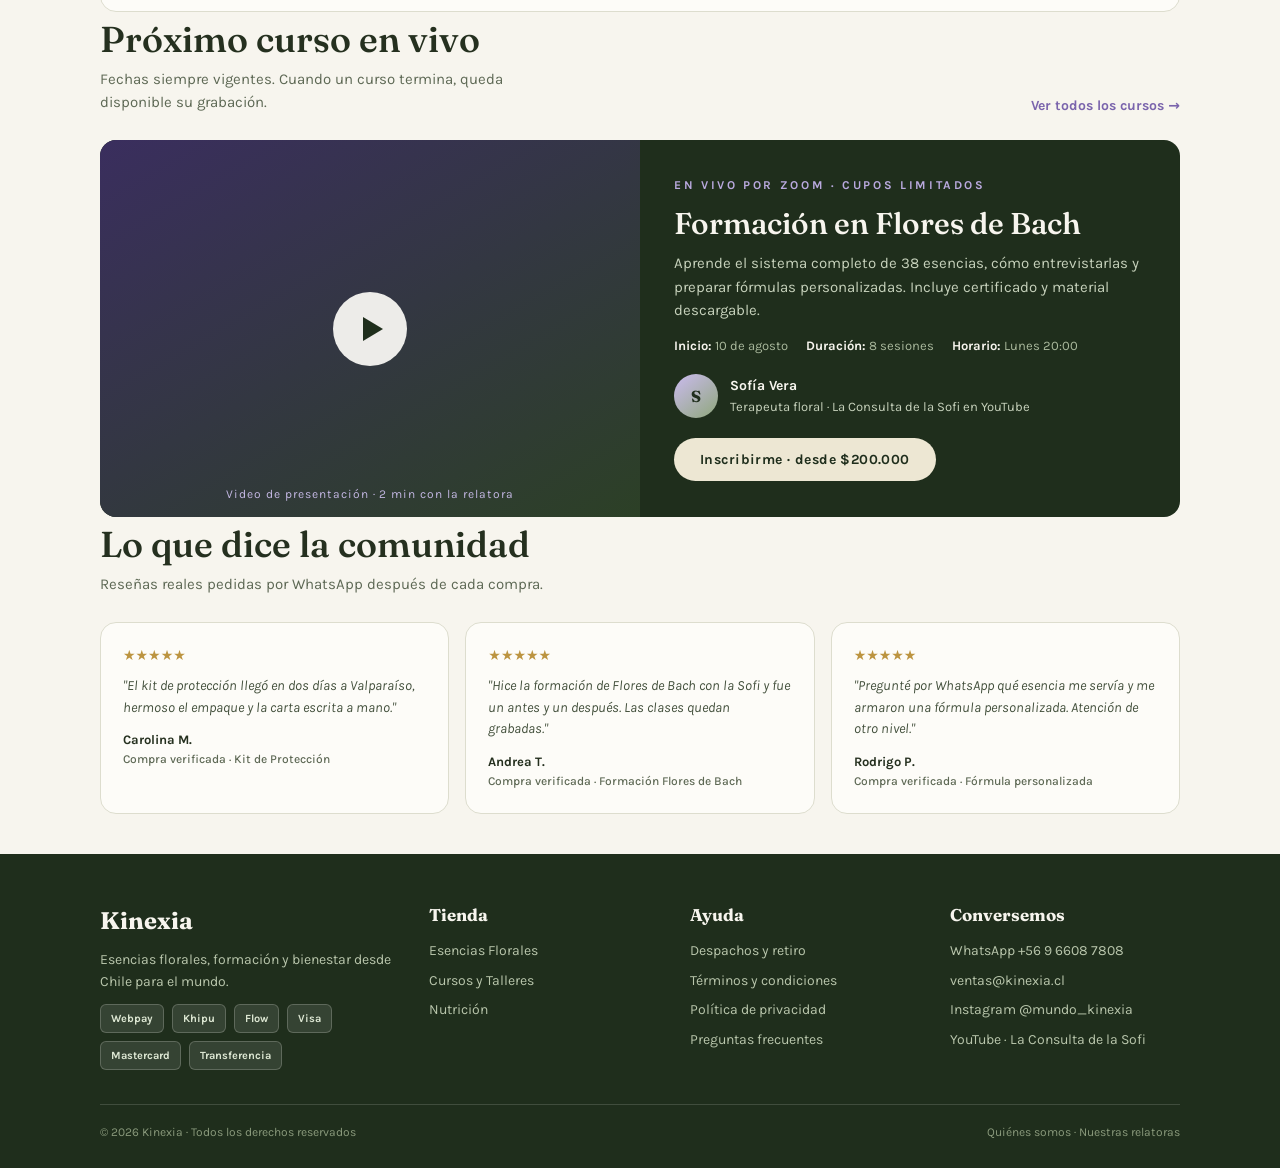
<file: sofi/kinexia-demo-landing.html>
<!DOCTYPE html>
<html lang="es">
<head>
<meta charset="UTF-8">
<meta name="viewport" content="width=device-width, initial-scale=1.0">
<title>Kinexia | Esencias Florales, Cursos y Bienestar en Chile — Demo</title>
<meta name="description" content="Esencias florales, cursos de terapias florales y suplementos para tu bienestar. Envíos a todo Chile. Demo de rediseño.">
<link rel="preconnect" href="https://fonts.googleapis.com">
<link href="https://fonts.googleapis.com/css2?family=Fraunces:ital,opsz,wght@0,9..144,400;0,9..144,560;0,9..144,700;1,9..144,460&family=Karla:wght@400;500;600;700&display=swap" rel="stylesheet">
<style>
:root{
  --bosque:#1F2E1C;
  --bosque-2:#2C4026;
  --papel:#F7F5EE;
  --crema:#FDFCF8;
  --lila:#7A64AC;
  --lila-suave:#EAE4F4;
  --salvia:#8FA77C;
  --salvia-suave:#E3EAD8;
  --oro:#BC9440;
  --oro-suave:#F1E8D2;
  --tinta:#25301F;
  --gris:#5D6854;
  --linea:#DDDDCE;
  --r:16px;
}
*{box-sizing:border-box;margin:0;padding:0}
body{font-family:'Karla',system-ui,sans-serif;background:var(--papel);color:var(--tinta);line-height:1.55;-webkit-font-smoothing:antialiased}
.wrap{max-width:1120px;margin:0 auto;padding:0 20px}
a{color:inherit}

/* ---- router ---- */
.page{display:none}
.page.activa{display:block;animation:pg .3s ease}
@keyframes pg{from{opacity:0;transform:translateY(8px)}to{opacity:1;transform:none}}

/* ---- barra anuncio ---- */
.anuncio{background:var(--bosque);color:#DCE6D2;text-align:center;font-size:13px;padding:8px 14px;letter-spacing:.04em}
.anuncio b{color:#F2E8C9}

/* ---- header ---- */
header{background:var(--crema);border-bottom:1px solid var(--linea);position:sticky;top:0;z-index:50}
.nav{display:flex;align-items:center;gap:22px;padding:14px 0}
.logo{font-family:'Fraunces',Georgia,'Times New Roman',serif;font-weight:700;font-size:26px;letter-spacing:.02em;text-decoration:none;display:flex;align-items:center;gap:8px;cursor:pointer}
.logo svg{width:26px;height:26px}
.buscar{flex:1;max-width:420px;display:flex;background:var(--papel);border:1.5px solid var(--linea);border-radius:99px;overflow:hidden}
.buscar input{flex:1;border:none;background:none;padding:10px 18px;font-family:'Karla',system-ui,sans-serif;font-size:14px;color:var(--tinta)}
.buscar input:focus{outline:none}
.buscar button{border:none;background:var(--bosque);color:#fff;padding:0 18px;cursor:pointer;font-size:15px}
.nav-links{display:flex;gap:20px;font-size:14px;font-weight:600;margin-left:auto}
.nav-links a{text-decoration:none;padding:6px 2px;border-bottom:2px solid transparent}
.nav-links a:hover,.nav-links a.aqui{border-color:var(--lila)}
.carro{position:relative;font-size:20px;text-decoration:none}
.carro i{position:absolute;top:-6px;right:-10px;background:var(--lila);color:#fff;font-style:normal;font-size:10px;font-weight:700;border-radius:99px;padding:1px 5px}
@media(max-width:840px){.buscar{display:none}.nav-links{gap:12px;font-size:13px}}

/* ---- hero ---- */
.hero{background:linear-gradient(160deg,var(--bosque) 0%,var(--bosque-2) 70%);color:var(--papel);position:relative;overflow:hidden}
.hero::after{content:"";position:absolute;right:-120px;top:-80px;width:520px;height:520px;border-radius:50%;background:radial-gradient(circle,rgba(122,100,172,.35),transparent 65%)}
.hero-in{display:grid;grid-template-columns:1.15fr .85fr;gap:40px;align-items:center;padding:64px 0;position:relative;z-index:2}
.hero .eyebrow{font-size:12px;letter-spacing:.24em;text-transform:uppercase;font-weight:700;color:#B9A9DE;margin-bottom:14px}
.hero h1{font-family:'Fraunces',Georgia,'Times New Roman',serif;font-weight:560;font-size:clamp(34px,4.8vw,54px);line-height:1.08;letter-spacing:-.01em}
.hero h1 em{font-style:italic;color:#CBBBEF}
.hero p.lede{margin:16px 0 26px;color:#C7D2BC;font-size:17px;max-width:46ch}
.cta-row{display:flex;gap:12px;flex-wrap:wrap}
.btn{display:inline-block;font-weight:700;font-size:14px;letter-spacing:.03em;text-decoration:none;border-radius:99px;padding:13px 26px;transition:transform .15s;cursor:pointer;border:none;font-family:'Karla',system-ui,sans-serif}
.btn:hover{transform:translateY(-2px)}
.btn-p{background:#EDE7D3;color:var(--bosque)}
.btn-s{border:1.5px solid #8B9B7E;color:#DCE6D2;background:transparent}
.hero-visual{position:relative;height:340px}
.frasco{position:absolute;border-radius:18px 18px 22px 22px;background:linear-gradient(180deg,rgba(255,255,255,.16),rgba(255,255,255,.05));border:1px solid rgba(255,255,255,.25)}
.frasco::before{content:"";position:absolute;top:-16px;left:50%;transform:translateX(-50%);width:34%;height:18px;background:#3E2F5C;border-radius:6px 6px 0 0}
.frasco .etq{position:absolute;left:12%;right:12%;top:32%;bottom:14%;background:var(--papel);border-radius:8px;color:var(--tinta);font-size:10px;text-align:center;padding:10px 6px;display:flex;flex-direction:column;justify-content:center;gap:2px}
.frasco .etq b{font-family:'Fraunces',Georgia,'Times New Roman',serif;font-size:13px}
.frasco .etq span{color:var(--gris);letter-spacing:.08em;text-transform:uppercase;font-size:8px}
.f1{width:120px;height:230px;left:8%;bottom:0;transform:rotate(-4deg)}
.f2{width:140px;height:280px;left:38%;bottom:10px}
.f3{width:110px;height:200px;right:6%;bottom:0;transform:rotate(5deg)}
@media(max-width:840px){.hero-in{grid-template-columns:1fr;padding:44px 0}.hero-visual{display:none}}

/* ---- chips necesidad ---- */
.necesidad{padding:26px 0 8px}
.necesidad h2{font-size:13px;letter-spacing:.2em;text-transform:uppercase;font-weight:700;color:var(--gris);margin-bottom:14px;text-align:center}
.chips{display:flex;gap:10px;flex-wrap:wrap;justify-content:center}
.chip{font-size:14px;font-weight:600;text-decoration:none;background:var(--crema);border:1.5px solid var(--linea);border-radius:99px;padding:10px 20px;transition:all .15s;display:inline-flex;align-items:center;gap:8px;cursor:pointer;font-family:'Karla',system-ui,sans-serif}
.chip:hover{border-color:var(--lila);color:var(--lila);transform:translateY(-2px)}
.chip svg{width:14px;height:14px;stroke:var(--salvia)}

/* ---- secciones ---- */
section{padding:54px 0}
.sec-head{display:flex;justify-content:space-between;align-items:end;gap:20px;margin-bottom:26px;flex-wrap:wrap}
h2.titulo{font-family:'Fraunces',Georgia,'Times New Roman',serif;font-weight:560;font-size:clamp(26px,3.2vw,36px)}
.sec-head p{color:var(--gris);font-size:15px;max-width:52ch}
.ver-todo{font-size:14px;font-weight:700;text-decoration:none;color:var(--lila);white-space:nowrap;cursor:pointer;background:none;border:none;font-family:'Karla',system-ui,sans-serif}
.ver-todo:hover{text-decoration:underline}

/* ---- mundos ---- */
.mundos{display:grid;grid-template-columns:repeat(3,1fr);gap:16px}
.mundo{border-radius:var(--r);padding:26px 24px 24px;text-decoration:none;position:relative;overflow:hidden;min-height:190px;display:flex;flex-direction:column;justify-content:flex-end;transition:transform .18s,box-shadow .18s;cursor:pointer}
.mundo:hover{transform:translateY(-4px);box-shadow:0 14px 30px rgba(31,46,28,.14)}
.mundo h3{font-family:'Fraunces',Georgia,'Times New Roman',serif;font-weight:700;font-size:24px;margin-bottom:4px}
.mundo p{font-size:14px;opacity:.85}
.mundo .ir{margin-top:12px;font-size:13px;font-weight:700;letter-spacing:.06em}
.mundo.m-esencias{background:linear-gradient(150deg,var(--lila-suave),#D8CCEE);color:#3C2F62}
.mundo.m-cursos{background:linear-gradient(150deg,var(--salvia-suave),#C8D8B4);color:#2C4026}
.mundo.m-nutricion{background:linear-gradient(150deg,var(--oro-suave),#E8D8AC);color:#5C4716}
.mundo .deco{position:absolute;top:-26px;right:-22px;font-size:120px;opacity:.14;font-family:'Fraunces',Georgia,'Times New Roman',serif}
@media(max-width:840px){.mundos{grid-template-columns:1fr}}

/* ---- productos ---- */
.grid-prod{display:grid;grid-template-columns:repeat(4,1fr);gap:16px}
@media(max-width:960px){.grid-prod{grid-template-columns:repeat(2,1fr)}}
.prod{background:var(--crema);border:1px solid var(--linea);border-radius:var(--r);overflow:hidden;text-decoration:none;display:flex;flex-direction:column;transition:transform .18s,box-shadow .18s;position:relative}
.prod:hover{transform:translateY(-4px);box-shadow:0 12px 26px rgba(31,46,28,.12)}
.prod-img{aspect-ratio:1;display:flex;align-items:center;justify-content:center;font-size:60px;position:relative}
.prod-img.v1,.ficha-img.v1{background:linear-gradient(150deg,#EDE8F7,#DCD2EF)}
.prod-img.v2,.ficha-img.v2{background:linear-gradient(150deg,#E7EEDC,#D3E0C2)}
.prod-img.v3,.ficha-img.v3{background:linear-gradient(150deg,#F4ECD8,#EADDB8)}
.prod-img.v4,.ficha-img.v4{background:linear-gradient(150deg,#EAEFF0,#D6E1E2)}
.tag{position:absolute;top:12px;left:12px;font-size:11px;font-weight:700;letter-spacing:.08em;text-transform:uppercase;border-radius:99px;padding:4px 11px}
.tag.oferta{background:var(--bosque);color:#F2E8C9}
.tag.nuevo{background:var(--lila);color:#fff}
.tag.agotado{background:#B8B8AC;color:#fff}
.prod.sinstock{opacity:.6}
.prod-body{padding:14px 16px 16px;display:flex;flex-direction:column;gap:5px;flex:1}
.prod-cat{font-size:11px;letter-spacing:.14em;text-transform:uppercase;font-weight:700;color:var(--gris)}
.prod-nom{font-family:'Fraunces',Georgia,'Times New Roman',serif;font-size:18px;font-weight:560;line-height:1.2}
.prod-precio{margin-top:auto;padding-top:8px;font-weight:700;font-size:16px}
.prod-precio s{color:#9AA290;font-weight:400;font-size:13px;margin-left:8px}
.estrellas{font-size:12px;color:var(--oro)}
.estrellas span{color:var(--gris);font-weight:500;margin-left:4px}

/* ---- envío ---- */
.envio-bar{background:var(--crema);border:1px solid var(--linea);border-radius:var(--r);padding:18px 24px;display:flex;gap:24px;align-items:center;justify-content:center;flex-wrap:wrap;font-size:14px;font-weight:600}
.envio-bar div{display:flex;gap:9px;align-items:center}
.envio-bar svg{width:20px;height:20px;stroke:var(--salvia)}

/* ---- curso destacado ---- */
.curso{background:var(--bosque);color:var(--papel);border-radius:var(--r);overflow:hidden;display:grid;grid-template-columns:1fr 1fr}
.curso-video{background:linear-gradient(150deg,#3A2E5E,#2C4026);display:flex;align-items:center;justify-content:center;min-height:300px;position:relative;cursor:pointer}
.play{width:74px;height:74px;border-radius:50%;background:rgba(253,252,248,.92);display:flex;align-items:center;justify-content:center;transition:transform .15s}
.curso-video:hover .play{transform:scale(1.08)}
.play::after{content:"";border-left:20px solid var(--bosque);border-top:12px solid transparent;border-bottom:12px solid transparent;margin-left:5px}
.curso-video .nota-video{position:absolute;bottom:14px;left:0;right:0;text-align:center;font-size:12px;color:#C4B8E4;letter-spacing:.08em}
.curso-info{padding:36px 34px;display:flex;flex-direction:column;gap:12px}
.curso-info .eyebrow{font-size:12px;letter-spacing:.22em;text-transform:uppercase;font-weight:700;color:#B9A9DE}
.curso-info h3{font-family:'Fraunces',Georgia,'Times New Roman',serif;font-weight:560;font-size:30px;line-height:1.12}
.curso-info p{color:#C7D2BC;font-size:15px}
.curso-meta{display:flex;gap:18px;flex-wrap:wrap;font-size:13px;color:#A9B89C;margin-top:2px}
.curso-meta b{color:var(--papel)}
.relatora{display:flex;gap:12px;align-items:center;margin-top:6px}
.avatar{width:44px;height:44px;border-radius:50%;background:linear-gradient(140deg,#CBBBEF,#8FA77C);display:flex;align-items:center;justify-content:center;font-family:'Fraunces',Georgia,'Times New Roman',serif;font-weight:700;color:var(--bosque)}
.relatora span{font-size:13px;color:#C7D2BC}
.relatora b{display:block;font-size:14px;color:var(--papel)}
.curso-info .btn{align-self:flex-start;margin-top:8px}
@media(max-width:840px){.curso{grid-template-columns:1fr}}

/* ---- reseñas ---- */
.resenas{display:grid;grid-template-columns:repeat(3,1fr);gap:16px}
.resena{background:var(--crema);border:1px solid var(--linea);border-radius:var(--r);padding:22px}
.resena .estrellas{font-size:14px;margin-bottom:8px}
.resena p{font-size:14px;color:#43503C;font-style:italic}
.resena footer{margin-top:12px;font-size:13px;font-weight:700;padding:0}
.resena footer span{display:block;font-weight:500;color:var(--gris);font-size:12px}
@media(max-width:840px){.resenas{grid-template-columns:1fr}}

/* ---- páginas de categoría ---- */
.cab-cat{padding:44px 0 26px}
.miga{font-size:13px;color:var(--gris);margin-bottom:12px}
.miga a{cursor:pointer;text-decoration:none;font-weight:600}
.miga a:hover{color:var(--lila);text-decoration:underline}
.cab-cat h1{font-family:'Fraunces',Georgia,'Times New Roman',serif;font-weight:560;font-size:clamp(30px,4vw,46px);line-height:1.1}
.cab-cat .desc{color:var(--gris);max-width:62ch;margin-top:10px;font-size:16px}
.filtros-cat{display:flex;gap:8px;flex-wrap:wrap;margin:24px 0 26px}
.filtros-cat button{font-family:'Karla',system-ui,sans-serif;font-size:13px;font-weight:700;border:1.5px solid var(--tinta);background:transparent;color:var(--tinta);padding:8px 16px;border-radius:99px;cursor:pointer;transition:all .15s}
.filtros-cat button:hover{transform:translateY(-1px)}
.filtros-cat button.on{background:var(--tinta);color:var(--crema)}
.vacio{text-align:center;color:var(--gris);padding:40px 0;font-size:15px}
.nota-cat{background:var(--salvia-suave);border-radius:var(--r);padding:18px 22px;font-size:14px;color:#3E5230;margin:34px 0 10px;display:flex;gap:10px;align-items:flex-start}
.nota-cat b{display:block}

/* ---- lista cursos ---- */
.lista-cursos{display:flex;flex-direction:column;gap:16px}
.curso-card{background:var(--crema);border:1px solid var(--linea);border-radius:var(--r);padding:24px;display:grid;grid-template-columns:auto 1fr auto;gap:22px;align-items:center;transition:transform .18s,box-shadow .18s}
.curso-card:hover{transform:translateY(-2px);box-shadow:0 10px 24px rgba(31,46,28,.1)}
.fecha-box{background:var(--lila-suave);color:#3C2F62;border-radius:12px;padding:12px 16px;text-align:center;min-width:86px}
.fecha-box b{font-family:'Fraunces',Georgia,'Times New Roman',serif;font-size:26px;display:block;line-height:1}
.fecha-box span{font-size:11px;letter-spacing:.14em;text-transform:uppercase;font-weight:700}
.fecha-box.grab{background:var(--oro-suave);color:#5C4716}
.curso-card h3{font-family:'Fraunces',Georgia,'Times New Roman',serif;font-weight:560;font-size:21px}
.curso-card .modo{font-size:12px;letter-spacing:.1em;text-transform:uppercase;font-weight:700;color:var(--lila);margin-bottom:4px}
.curso-card .det{font-size:14px;color:var(--gris);margin-top:4px}
.curso-card .precio-col{text-align:right;display:flex;flex-direction:column;gap:8px;align-items:flex-end}
.curso-card .precio-col b{font-size:19px}
.curso-card .precio-col small{color:var(--gris);font-size:12px}
.btn-mini{background:var(--bosque);color:var(--crema);font-size:13px;font-weight:700;border:none;border-radius:99px;padding:10px 20px;cursor:pointer;font-family:'Karla',system-ui,sans-serif;transition:transform .15s}
.btn-mini:hover{transform:translateY(-2px)}
@media(max-width:720px){.curso-card{grid-template-columns:1fr}.curso-card .precio-col{align-items:flex-start;text-align:left}}

/* ---- footer ---- */
.pie{background:var(--bosque);color:#B9C6AC;margin-top:40px;padding:48px 0 26px;font-size:14px}
.pie-grid{display:grid;grid-template-columns:1.3fr 1fr 1fr 1fr;gap:30px;margin-bottom:34px}
.pie h4{font-family:'Fraunces',Georgia,'Times New Roman',serif;color:var(--papel);font-size:17px;margin-bottom:12px}
.pie ul{list-style:none;display:flex;flex-direction:column;gap:8px}
.pie a{text-decoration:none;cursor:pointer}
.pie a:hover{color:var(--papel);text-decoration:underline}
.pie .marca{font-family:'Fraunces',Georgia,'Times New Roman',serif;font-weight:700;font-size:24px;color:var(--papel);margin-bottom:10px}
.pagos{display:flex;gap:8px;flex-wrap:wrap;margin-top:12px}
.pago{background:rgba(253,252,248,.1);border:1px solid rgba(253,252,248,.2);border-radius:6px;font-size:11px;font-weight:700;padding:5px 10px;color:#DCE6D2}
.pie-baja{border-top:1px solid rgba(253,252,248,.15);padding-top:18px;display:flex;justify-content:space-between;gap:14px;flex-wrap:wrap;font-size:12px;color:#8A9A7C}
@media(max-width:840px){.pie-grid{grid-template-columns:1fr 1fr}}

/* ---- whatsapp / badge ---- */
.wsp{position:fixed;right:20px;bottom:20px;width:56px;height:56px;border-radius:50%;background:#25D366;display:flex;align-items:center;justify-content:center;box-shadow:0 8px 22px rgba(0,0,0,.25);z-index:60;text-decoration:none;transition:transform .15s}
.wsp:hover{transform:scale(1.08)}
.wsp svg{width:30px;height:30px;fill:#fff}
.demo-badge{position:fixed;left:16px;bottom:16px;background:var(--tinta);color:var(--papel);font-size:11px;font-weight:700;letter-spacing:.12em;text-transform:uppercase;border-radius:99px;padding:7px 14px;z-index:60;opacity:.85}

/* ---- chat agente (demo) ---- */
.chat-panel{position:fixed;right:20px;bottom:88px;width:344px;max-width:calc(100vw - 32px);height:72vh;max-height:540px;background:var(--papel);border-radius:16px;box-shadow:0 18px 50px rgba(0,0,0,.28);display:flex;flex-direction:column;overflow:hidden;z-index:61;opacity:0;transform:translateY(12px) scale(.98);pointer-events:none;transition:opacity .2s,transform .2s}
.chat-panel.abierto{opacity:1;transform:none;pointer-events:auto}
.chat-head{background:var(--bosque);color:var(--papel);display:flex;align-items:center;gap:10px;padding:12px 14px}
.chat-ava{width:38px;height:38px;border-radius:50%;background:linear-gradient(140deg,#CBBBEF,#8FA77C);display:flex;align-items:center;justify-content:center;font-family:'Fraunces',Georgia,'Times New Roman',serif;font-weight:700;color:var(--bosque);flex-shrink:0}
.chat-id{flex:1;line-height:1.25}
.chat-id b{font-size:15px}
.chat-id span{font-size:11px;color:#B9C6AC;display:flex;align-items:center;gap:5px}
.chat-id span::before{content:"";width:7px;height:7px;border-radius:50%;background:#4ADE80}
.chat-x{background:none;border:none;color:#B9C6AC;font-size:16px;cursor:pointer;padding:4px;line-height:1}
.chat-body{flex:1;overflow-y:auto;padding:14px;display:flex;flex-direction:column;gap:8px}
.msg{max-width:84%;padding:8px 12px;border-radius:14px;font-size:14px;line-height:1.42}
.msg.bot{background:var(--crema);border:1px solid var(--linea);align-self:flex-start;border-bottom-left-radius:4px}
.msg.yo{background:var(--salvia-suave);color:#2C4026;align-self:flex-end;border-bottom-right-radius:4px}
.msg b{font-weight:700}
.typing{display:flex;gap:4px;align-self:flex-start;background:var(--crema);border:1px solid var(--linea);padding:11px 13px;border-radius:14px;border-bottom-left-radius:4px}
.typing i{width:7px;height:7px;border-radius:50%;background:#9AA290;animation:tdot 1s infinite}
.typing i:nth-child(2){animation-delay:.15s}
.typing i:nth-child(3){animation-delay:.3s}
@keyframes tdot{0%,60%,100%{opacity:.3;transform:translateY(0)}30%{opacity:1;transform:translateY(-3px)}}
.chat-chips{display:flex;flex-wrap:wrap;gap:6px;padding:0 12px 8px}
.chat-chips button{font-family:'Karla',system-ui,sans-serif;font-size:12.5px;font-weight:600;background:var(--crema);border:1.5px solid var(--lila-suave);color:var(--lila);border-radius:99px;padding:7px 12px;cursor:pointer;transition:all .12s}
.chat-chips button:hover{border-color:var(--lila);background:var(--lila-suave)}
.chat-input{display:flex;gap:8px;padding:10px 12px;border-top:1px solid var(--linea);background:var(--crema)}
.chat-input input{flex:1;border:1.5px solid var(--linea);border-radius:99px;padding:9px 14px;font-family:'Karla',system-ui,sans-serif;font-size:14px;background:var(--papel);color:var(--tinta)}
.chat-input input:focus{outline:none;border-color:var(--salvia)}
.chat-input button{border:none;background:var(--bosque);color:#fff;width:38px;height:38px;border-radius:50%;cursor:pointer;font-size:15px;flex-shrink:0}
@media(max-width:480px){.chat-panel{right:12px;left:12px;width:auto;bottom:84px}}

/* ---- ficha producto / curso ---- */
.ficha{display:grid;grid-template-columns:1fr 1fr;gap:40px;padding:44px 0 20px;align-items:start}
.ficha-img{aspect-ratio:1;border-radius:var(--r);display:flex;align-items:center;justify-content:center;font-size:130px;position:relative}
.ficha-info h1{font-family:'Fraunces',Georgia,'Times New Roman',serif;font-weight:560;font-size:clamp(28px,3.6vw,42px);line-height:1.1;margin:6px 0 8px}
.ficha-precio{font-size:26px;font-weight:700;margin:12px 0 2px}
.ficha-precio s{color:#9AA290;font-weight:400;font-size:17px;margin-left:10px}
.ficha-desc{color:var(--gris);font-size:16px;margin:14px 0 20px;max-width:52ch}
.puntos{list-style:none;display:flex;flex-direction:column;gap:8px;font-size:14px;margin-bottom:22px}
.puntos li{display:flex;gap:8px}
.puntos li::before{content:"✓";color:var(--salvia);font-weight:700}
.btn-add{background:var(--bosque);color:var(--crema)}
.btn-add:disabled{background:#B8B8AC;cursor:not-allowed;transform:none}
.aviso-demo{font-size:12px;color:var(--gris);margin-top:10px}
@media(max-width:840px){.ficha{grid-template-columns:1fr}}
#pg-curso .curso-meta b,#pg-curso .relatora b{color:var(--tinta)}
#pg-curso .relatora span{color:var(--gris)}
.curso-card{cursor:pointer}
.prod{cursor:pointer}

@media (prefers-reduced-motion:reduce){*{transition:none!important;animation:none!important}}
</style>
</head>
<body>

<div class="anuncio">🌿 <b>Envío gratis</b> en compras sobre <b>$40.000</b> a todo Chile · Retiro sin costo en tienda</div>

<header>
  <div class="wrap nav">
    <a class="logo" data-ir="home">
      <svg viewBox="0 0 24 24" fill="none" stroke="#7A64AC" stroke-width="1.6"><path d="M12 21c-4-3-7-6-7-10a7 7 0 0 1 14 0c0 4-3 7-7 10Z"/><path d="M12 21V8"/><path d="M12 12c1.5-1 3-1 4.5-.4M12 15c-1.5-1-3-1-4.5-.4"/></svg>
      Kinexia
    </a>
    <div class="buscar">
      <input type="text" placeholder="Busca una esencia, curso o necesidad…" aria-label="Buscar">
      <button aria-label="Buscar">⌕</button>
    </div>
    <nav class="nav-links">
      <a data-ir="esencias">Esencias</a>
      <a data-ir="cursos">Cursos</a>
      <a data-ir="nutricion">Nutrición</a>
    </nav>
    <a class="carro" href="#" data-info="Tu carro de compras" aria-label="Carro de compras">🛒<i>0</i></a>
  </div>
</header>

<!-- ==================== HOME ==================== -->
<div class="page activa" id="pg-home">

  <div class="hero">
    <div class="wrap hero-in">
      <div>
        <p class="eyebrow">Desde Chile · Envíos a todo el país</p>
        <h1>Esencias florales y formación para tu <em>bienestar</em></h1>
        <p class="lede">Flores de Bach, sistemas florales del mundo y cursos con relatoras certificadas. Encuentra la esencia que tu momento necesita.</p>
        <div class="cta-row">
          <button class="btn btn-p" data-ir="esencias">Ver esencias florales</button>
          <button class="btn btn-s" data-ir="cursos">Cursos en vivo</button>
        </div>
      </div>
      <div class="hero-visual" aria-hidden="true">
        <div class="frasco f1"><div class="etq"><span>Esencia</span><b>Rescue</b></div></div>
        <div class="frasco f2"><div class="etq"><span>Flores de Bach</span><b>Mimulus</b><span>15 ml</span></div></div>
        <div class="frasco f3"><div class="etq"><span>Mochuelo</span><b>Frosty</b></div></div>
      </div>
    </div>
  </div>

  <div class="wrap necesidad">
    <h2>Compra según lo que estás viviendo</h2>
    <div class="chips">
      <button class="chip" data-ir="esencias"><svg viewBox="0 0 24 24" fill="none" stroke-width="2"><path d="M12 21c-4-3-7-6-7-10a7 7 0 0 1 14 0c0 4-3 7-7 10Z"/></svg>Ansiedad y estrés</button>
      <button class="chip" data-ir="esencias"><svg viewBox="0 0 24 24" fill="none" stroke-width="2"><path d="M21 12.8A9 9 0 1 1 11.2 3a7 7 0 0 0 9.8 9.8Z"/></svg>Dormir mejor</button>
      <button class="chip" data-ir="esencias"><svg viewBox="0 0 24 24" fill="none" stroke-width="2"><path d="M12 3v18M5 10l7-7 7 7"/></svg>Confianza</button>
      <button class="chip" data-ir="esencias"><svg viewBox="0 0 24 24" fill="none" stroke-width="2"><path d="M12 21C7 17 4 13.5 4 10a4.5 4.5 0 0 1 8-2.8A4.5 4.5 0 0 1 20 10c0 3.5-3 7-8 11Z"/></svg>Duelo y tristeza</button>
      <button class="chip" data-ir="nutricion"><svg viewBox="0 0 24 24" fill="none" stroke-width="2"><circle cx="12" cy="12" r="4"/><path d="M12 2v3M12 19v3M2 12h3M19 12h3"/></svg>Foco y energía</button>
      <button class="chip" data-ir="esencias" data-filtro="mochuelo"><svg viewBox="0 0 24 24" fill="none" stroke-width="2"><path d="M8 12h8M12 8v8"/><circle cx="12" cy="12" r="9"/></svg>Protección</button>
    </div>
  </div>

  <section class="wrap">
    <div class="sec-head">
      <div>
        <h2 class="titulo">Los tres mundos de Kinexia</h2>
        <p>Todo lo que hacemos, ordenado para que llegues directo a lo tuyo.</p>
      </div>
    </div>
    <div class="mundos">
      <a class="mundo m-esencias" data-ir="esencias">
        <span class="deco">✿</span>
        <h3>Esencias Florales</h3>
        <p>Flores de Bach, Mochuelo, sistemas de Australia, América y más.</p>
        <span class="ir">Explorar →</span>
      </a>
      <a class="mundo m-cursos" data-ir="cursos">
        <span class="deco">❦</span>
        <h3>Cursos y Talleres</h3>
        <p>En vivo por Zoom y en la Academia Kinexia, con certificación.</p>
        <span class="ir">Ver calendario →</span>
      </a>
      <a class="mundo m-nutricion" data-ir="nutricion">
        <span class="deco">☘</span>
        <h3>Nutrición</h3>
        <p>Suplementos para el cerebro y el bienestar diario.</p>
        <span class="ir">Ver productos →</span>
      </a>
    </div>
  </section>

  <section class="wrap">
    <div class="sec-head">
      <div>
        <h2 class="titulo">Los favoritos de la comunidad</h2>
        <p>Los más pedidos este mes. Sin códigos raros, sin agotados al principio.</p>
      </div>
      <button class="ver-todo" data-ir="esencias">Ver todo el catálogo →</button>
    </div>
    <div class="grid-prod" id="grid-home"></div>
  </section>

  <section class="wrap" style="padding-top:0">
    <div class="envio-bar">
      <div><svg viewBox="0 0 24 24" fill="none" stroke-width="2"><rect x="1" y="6" width="14" height="11" rx="2"/><path d="M15 10h4l3 3v4h-7"/><circle cx="6" cy="19" r="1.8"/><circle cx="18" cy="19" r="1.8"/></svg>Envío gratis sobre $40.000</div>
      <div><svg viewBox="0 0 24 24" fill="none" stroke-width="2"><path d="M12 2 4 6v6c0 5 3.5 8.5 8 10 4.5-1.5 8-5 8-10V6l-8-4Z"/></svg>Pago seguro con Webpay, Khipu y Flow</div>
      <div><svg viewBox="0 0 24 24" fill="none" stroke-width="2"><path d="M21 11.5a8.4 8.4 0 0 1-9 8.4 8.6 8.6 0 0 1-3.8-.9L3 20l1-5.2a8.4 8.4 0 1 1 17-3.3Z"/></svg>Asesoría por WhatsApp antes de comprar</div>
    </div>
  </section>

  <section class="wrap">
    <div class="sec-head">
      <div>
        <h2 class="titulo">Próximo curso en vivo</h2>
        <p>Fechas siempre vigentes. Cuando un curso termina, queda disponible su grabación.</p>
      </div>
      <button class="ver-todo" data-ir="cursos">Ver todos los cursos →</button>
    </div>
    <div class="curso">
      <div class="curso-video" role="button" data-curso="c0" aria-label="Ver detalle del curso">
        <div class="play"></div>
        <p class="nota-video">Video de presentación · 2 min con la relatora</p>
      </div>
      <div class="curso-info">
        <span class="eyebrow">En vivo por Zoom · Cupos limitados</span>
        <h3>Formación en Flores de Bach</h3>
        <p>Aprende el sistema completo de 38 esencias, cómo entrevistarlas y preparar fórmulas personalizadas. Incluye certificado y material descargable.</p>
        <div class="curso-meta">
          <span><b>Inicio:</b> 10 de agosto</span>
          <span><b>Duración:</b> 8 sesiones</span>
          <span><b>Horario:</b> Lunes 20:00</span>
        </div>
        <div class="relatora">
          <div class="avatar">S</div>
          <span><b>Sofía Vera</b>Terapeuta floral · La Consulta de la Sofi en YouTube</span>
        </div>
        <button class="btn btn-p" data-curso="c0">Inscribirme · desde $200.000</button>
      </div>
    </div>
  </section>

  <section class="wrap">
    <div class="sec-head">
      <div>
        <h2 class="titulo">Lo que dice la comunidad</h2>
        <p>Reseñas reales pedidas por WhatsApp después de cada compra.</p>
      </div>
    </div>
    <div class="resenas">
      <div class="resena">
        <div class="estrellas">★★★★★</div>
        <p>"El kit de protección llegó en dos días a Valparaíso, hermoso el empaque y la carta escrita a mano."</p>
        <footer>Carolina M.<span>Compra verificada · Kit de Protección</span></footer>
      </div>
      <div class="resena">
        <div class="estrellas">★★★★★</div>
        <p>"Hice la formación de Flores de Bach con la Sofi y fue un antes y un después. Las clases quedan grabadas."</p>
        <footer>Andrea T.<span>Compra verificada · Formación Flores de Bach</span></footer>
      </div>
      <div class="resena">
        <div class="estrellas">★★★★★</div>
        <p>"Pregunté por WhatsApp qué esencia me servía y me armaron una fórmula personalizada. Atención de otro nivel."</p>
        <footer>Rodrigo P.<span>Compra verificada · Fórmula personalizada</span></footer>
      </div>
    </div>
  </section>
</div>

<!-- ==================== ESENCIAS ==================== -->
<div class="page" id="pg-esencias">
  <div class="wrap cab-cat">
    <p class="miga"><a data-ir="home">Inicio</a> / Esencias Florales</p>
    <h1>Esencias Florales</h1>
    <p class="desc">Sistemas florales del mundo, seleccionados y preparados con dedicación. Si no sabes por dónde partir, escríbenos por WhatsApp y te ayudamos a elegir la esencia para tu momento.</p>
    <div class="filtros-cat" id="filtros-esencias"></div>
    <div class="grid-prod" id="grid-esencias"></div>
    <div class="nota-cat">
      <span>🌿</span>
      <div><b>¿Primera vez con esencias florales?</b>Cada ficha explica para qué momento sirve cada flor, en lenguaje simple. Y si prefieres una fórmula armada para ti, pídela por WhatsApp: es sin costo adicional.</div>
    </div>
  </div>
</div>

<!-- ==================== CURSOS ==================== -->
<div class="page" id="pg-cursos">
  <div class="wrap cab-cat">
    <p class="miga"><a data-ir="home">Inicio</a> / Cursos y Talleres</p>
    <h1>Cursos y Talleres</h1>
    <p class="desc">En vivo por Zoom o a tu ritmo en la Academia Kinexia. Todos con certificado de participación, y las clases en vivo quedan grabadas para que no pierdas ninguna sesión.</p>
    <div class="filtros-cat" id="filtros-cursos"></div>
    <div class="lista-cursos" id="lista-cursos"></div>
  </div>
</div>

<!-- ==================== NUTRICIÓN ==================== -->
<div class="page" id="pg-nutricion">
  <div class="wrap cab-cat">
    <p class="miga"><a data-ir="home">Inicio</a> / Nutrición</p>
    <h1>Nutrición</h1>
    <p class="desc">Suplementos para el cerebro y el bienestar diario. Marcas seleccionadas, con despacho a todo Chile.</p>
    <div class="filtros-cat" id="filtros-nutricion"></div>
    <div class="grid-prod" id="grid-nutricion"></div>
  </div>
</div>

<!-- ==================== FICHA PRODUCTO ==================== -->
<div class="page" id="pg-producto">
  <div class="wrap">
    <div class="ficha">
      <div class="ficha-img" id="f-img"></div>
      <div class="ficha-info">
        <p class="miga" id="f-miga"></p>
        <span class="prod-cat" id="f-cat"></span>
        <h1 id="f-nom"></h1>
        <div class="estrellas" id="f-est"></div>
        <p class="ficha-precio" id="f-precio"></p>
        <p class="ficha-desc" id="f-desc"></p>
        <ul class="puntos">
          <li>Stock en Chile · Despacho en 24–48 h hábiles</li>
          <li>¿Dudas? Asesoría gratis por WhatsApp antes de comprar</li>
          <li>Pago seguro con Webpay, Khipu y Flow</li>
        </ul>
        <button class="btn btn-add" id="f-btn">Agregar al carro</button>
        <p class="aviso-demo">Demo: el carro es de utilería, pero en el sitio real acá se compra de verdad 😉</p>
      </div>
    </div>
    <section style="padding-top:14px">
      <div class="sec-head"><h2 class="titulo">También te puede servir</h2></div>
      <div class="grid-prod" id="f-rel"></div>
    </section>
  </div>
</div>

<!-- ==================== FICHA CURSO ==================== -->
<div class="page" id="pg-curso">
  <div class="wrap cab-cat">
    <p class="miga"><a data-ir="home">Inicio</a> / <a data-ir="cursos">Cursos y Talleres</a></p>
    <p style="font-size:12px;letter-spacing:.1em;text-transform:uppercase;font-weight:700;color:var(--lila);margin-bottom:6px" id="c-modo"></p>
    <h1 id="c-nom"></h1>
    <p class="desc" id="c-desc"></p>
    <div class="curso-meta" style="color:var(--gris);margin:18px 0 4px" id="c-det"></div>
    <div class="relatora" style="margin:12px 0 24px"><div class="avatar" id="c-avatar"></div><span><b id="c-rel"></b></span></div>
    <button class="btn btn-add" id="c-btn"></button>
    <p class="aviso-demo">Demo: la inscripción real se conecta después con la pasarela de pago.</p>
  </div>
</div>

<!-- ==================== PÁGINA EN CONSTRUCCIÓN (demo) ==================== -->
<div class="page" id="pg-info">
  <div class="wrap cab-cat">
    <p class="miga"><a data-ir="home">Inicio</a> / <span id="i-miga"></span></p>
    <h1 id="i-nom"></h1>
    <p class="desc">Esta página existe en el mapa del sitio real, pero en la demo todavía es de utilería. En la versión final acá iría el contenido completo.</p>
    <div class="nota-cat" style="margin-top:26px">
      <span>🚧</span>
      <div><b>Parte de la demo</b>Todo lo que ves es una propuesta de cómo podría quedar kinexia.cl. Nada está conectado aún — pero se puede seguir cliqueando tranquila 😊</div>
    </div>
  </div>
</div>

<footer class="pie">
  <div class="wrap">
    <div class="pie-grid">
      <div>
        <div class="marca">Kinexia</div>
        <p>Esencias florales, formación y bienestar desde Chile para el mundo.</p>
        <div class="pagos">
          <span class="pago">Webpay</span><span class="pago">Khipu</span><span class="pago">Flow</span><span class="pago">Visa</span><span class="pago">Mastercard</span><span class="pago">Transferencia</span>
        </div>
      </div>
      <div>
        <h4>Tienda</h4>
        <ul>
          <li><a data-ir="esencias">Esencias Florales</a></li>
          <li><a data-ir="cursos">Cursos y Talleres</a></li>
          <li><a data-ir="nutricion">Nutrición</a></li>
        </ul>
      </div>
      <div>
        <h4>Ayuda</h4>
        <ul>
          <li><a data-info="Despachos y retiro">Despachos y retiro</a></li>
          <li><a data-info="Términos y condiciones">Términos y condiciones</a></li>
          <li><a data-info="Política de privacidad">Política de privacidad</a></li>
          <li><a data-info="Preguntas frecuentes">Preguntas frecuentes</a></li>
        </ul>
      </div>
      <div>
        <h4>Conversemos</h4>
        <ul>
          <li><a data-info="WhatsApp +56 9 6608 7808">WhatsApp +56 9 6608 7808</a></li>
          <li><a data-info="Escríbenos a ventas@kinexia.cl">ventas@kinexia.cl</a></li>
          <li><a data-info="Instagram @mundo_kinexia">Instagram @mundo_kinexia</a></li>
          <li><a data-info="YouTube · La Consulta de la Sofi">YouTube · La Consulta de la Sofi</a></li>
        </ul>
      </div>
    </div>
    <div class="pie-baja">
      <span>© 2026 Kinexia · Todos los derechos reservados</span>
      <span><a data-info="Quiénes somos">Quiénes somos</a> · <a data-info="Nuestras relatoras">Nuestras relatoras</a></span>
    </div>
  </div>
</footer>

<a class="wsp" href="#" id="wsp-btn" aria-label="Abrir chat de Kinexia">
  <svg viewBox="0 0 24 24"><path d="M12 2A10 10 0 0 0 3.5 17.3L2 22l4.8-1.4A10 10 0 1 0 12 2Zm5.6 14.2c-.2.7-1.3 1.3-1.9 1.4-.5 0-1.1.2-3.6-.8a12.4 12.4 0 0 1-5.1-4.5c-.4-.6-1.2-1.8-1.2-3.1s.7-2 1-2.2c.2-.3.5-.4.7-.4h.5c.2 0 .4 0 .6.5l.9 2.1c0 .2.1.4 0 .6l-.4.6-.4.5c-.1.2-.3.4-.1.7a9 9 0 0 0 1.7 2.1 8.6 8.6 0 0 0 2.4 1.5c.3.1.5.1.7-.1l.7-.9c.2-.3.4-.3.7-.2l2.2 1c.3.2.5.3.6.4 0 .1 0 .6-.2 1.2Z"/></svg>
</a>

<div class="chat-panel" id="chat" role="dialog" aria-label="Chat de Kinexia" aria-hidden="true" inert>
  <div class="chat-head">
    <div class="chat-ava">K</div>
    <div class="chat-id"><b>Kinexia</b><span>Asistente · demo</span></div>
    <button class="chat-x" id="chat-x" aria-label="Cerrar chat">✕</button>
  </div>
  <div class="chat-body" id="chat-body"></div>
  <div class="chat-chips" id="chat-chips"></div>
  <form class="chat-input" id="chat-form">
    <input id="chat-text" type="text" autocomplete="off" placeholder="Escribe tu mensaje…" aria-label="Escribe tu mensaje">
    <button type="submit" aria-label="Enviar">➤</button>
  </form>
</div>

<span class="demo-badge">Demo · Propuesta de rediseño</span>

<script>
/* ---------- datos ---------- */
const ESENCIAS = [
 {n:"Kit de Protección (3×15ml)", c:"Flores del Mochuelo", f:"mochuelo", p:21000, img:"v1", ico:"🌸", tag:"nuevo", est:5, r:12, d:"Tres esencias del sistema Mochuelo que trabajan juntas cuando el ambiente pesa: límites sanos, calma y arraigo. Formato de 15 ml, ideal para partir."},
 {n:"Kit de Protección (3×30ml)", c:"Flores del Mochuelo", f:"mochuelo", p:33000, img:"v1", ico:"🌸", est:5, r:4, d:"El mismo kit de protección, en formato grande para tratamientos largos o para compartir en casa."},
 {n:"Kit Invernus · Fortaleza", c:"Flores del Mochuelo", f:"mochuelo", p:21000, img:"v4", ico:"❄️", est:5, r:5, d:"Para las etapas de repliegue e invierno interior: fortaleza tranquila para atravesar procesos largos sin apagarte."},
 {n:"Kit Frosty · Autoconfianza", c:"Flores del Mochuelo", f:"mochuelo", p:23000, img:"v4", ico:"⛄", est:5, r:6, d:"Autoconfianza y ánimo liviano para cuando la autocrítica se pone pesada. Uno de los favoritos del sistema Mochuelo."},
 {n:"Rescue Remedy 15ml", c:"Flores de Bach", f:"bach", p:7500, img:"v2", ico:"🌿", est:5, r:28, d:"El clásico de emergencia de Bach: cinco flores para momentos de susto, impacto o nervios intensos. Para andar trayendo en la cartera."},
 {n:"Mimulus 15ml", c:"Flores de Bach", f:"bach", p:7500, img:"v2", ico:"🌼", est:5, r:9, d:"Para los miedos con nombre y apellido: hablar en público, ir al dentista, ese llamado que llevas semanas postergando."},
 {n:"White Chestnut 30ml", c:"Flores de Bach", f:"bach", p:11000, img:"v2", ico:"🌳", est:4, r:7, d:"Cuando la cabeza no para de darle vueltas a lo mismo, especialmente de noche. Ayuda a soltar el pensamiento repetitivo."},
 {n:"Pansy 15ml", c:"Nueva Generación", f:"ng", p:7500, img:"v1", ico:"💐", est:5, r:3, d:"Del sistema Nueva Generación: apoyo para las defensas y los momentos de baja energía vital."},
 {n:"Basil 15ml", c:"Nueva Generación", f:"ng", p:7500, img:"v1", ico:"🌱", est:4, r:2, d:"Para integrar cuerpo y emociones cuando andan cada uno por su lado. Sistema Nueva Generación."},
 {n:"Waratah · Emergencia", c:"Australia y NZ", f:"aus", p:9500, img:"v3", ico:"🌺", est:5, r:8, d:"La esencia australiana para crisis profundas: coraje y fe cuando sientes que tocaste fondo."},
 {n:"Bush Fuchsia · Claridad", c:"Australia y NZ", f:"aus", p:9500, img:"v3", ico:"🌷", est:5, r:4, d:"Claridad para estudiar, concentrarte y confiar en tu intuición. Muy pedida en época de exámenes."},
 {n:"Pack Floral Inicio (5 esencias)", c:"Packs Florales", f:"packs", p:34000, img:"v2", ico:"🎁", tag:"oferta", pAnt:38500, est:5, r:11, d:"Cinco esencias esenciales para armar tu primer botiquín floral, con guía de uso incluida. Sale más conveniente que comprarlas por separado."}
];
const FILT_ESENCIAS = [["todas","Todas"],["bach","Flores de Bach"],["mochuelo","Mochuelo"],["ng","Nueva Generación"],["aus","Australia y NZ"],["packs","Packs"]];

const NUTRICION = [
 {n:"Bisglicinato de Magnesio", c:"Bienestar", f:"bienestar", p:12600, img:"v2", ico:"💊", est:5, r:14, d:"La forma de magnesio más amigable con el estómago. Apoya el descanso, los músculos y el sistema nervioso."},
 {n:"Aceite de Orégano", c:"Bienestar", f:"bienestar", p:10430, pAnt:14900, tag:"oferta", img:"v3", ico:"🌿", est:4, r:9, d:"Apoyo natural para las defensas, en gotas concentradas. Un clásico del botiquín de invierno."},
 {n:"Berberina", c:"Bienestar", f:"bienestar", p:14600, img:"v3", ico:"🟡", est:5, r:6, d:"Apoyo al metabolismo y a los niveles de azúcar en sangre. Si tomas medicamentos, consulta primero con tu tratante."},
 {n:"Biotics", c:"Bienestar", f:"bienestar", p:11130, pAnt:15900, tag:"oferta", img:"v2", ico:"🦠", est:4, r:5, d:"Probióticos para una flora intestinal contenta. Y ya sabes: intestino feliz, ánimo feliz."},
 {n:"Calcio + Magnesio + Vit D3", c:"Bienestar", f:"bienestar", p:5110, pAnt:7300, tag:"oferta", img:"v4", ico:"🦴", est:5, r:7, d:"El trío clásico para huesos y músculos, en una sola cápsula diaria."},
 {n:"Taurina 1500", c:"Cerebro", f:"cerebro", p:15900, img:"v1", ico:"⚡", est:5, r:4, d:"Aminoácido que apoya el foco y el rendimiento mental, sin la ansiedad que a veces deja el café."},
 {n:"Creatina Monohidratada 300g", c:"Cerebro", f:"cerebro", p:13600, img:"v1", ico:"💪", est:5, r:10, d:"No es solo para el gimnasio: la creatina también apoya la memoria y la energía cerebral."},
 {n:"Vitamina C 1000mg Efervescente", c:"Bienestar", f:"bienestar", p:3200, img:"v3", ico:"🍊", est:5, r:12, d:"Efervescente y rica: la vitamina C de todos los días para las defensas."},
 {n:"Electro Liquid", c:"Bienestar", f:"bienestar", p:5300, img:"v4", ico:"💧", est:4, r:3, d:"Electrolitos en gotas para hidratarte de verdad. Ideal para deporte y días de calor."},
 {n:"Potasio Citrato", c:"Bienestar", f:"bienestar", p:6885, pAnt:8100, img:"v4", ico:"🧂", est:5, r:1, agotado:true, d:"Apoya la función muscular y la presión arterial. Estamos reponiendo stock — pronto de vuelta."}
];
const FILT_NUTRICION = [["todas","Todo"],["cerebro","Para el cerebro"],["bienestar","Bienestar diario"]];

const CURSOS = [
 {n:"Formación en Flores de Bach", modo:"vivo", dia:"10", mes:"Ago", det:"8 sesiones · Lunes 20:00 · Certificado incluido", rel:"Sofía Vera", p:"desde $200.000", d:"Formación completa en el sistema de 38 esencias del Dr. Bach: aprenderás a reconocer cada flor, hacer entrevistas florales y preparar fórmulas personalizadas para ti y para otros. Las clases quedan grabadas y el certificado se entrega al completar el curso."},
 {n:"Curso de Meditación", modo:"academia", dia:"▶", mes:"Grabado", det:"A tu ritmo · Acceso inmediato y para siempre", rel:"Academia Kinexia", p:"$35.000", d:"Un curso grabado para partir meditando de verdad: técnicas simples, sesiones guiadas y cero solemnidad. Acceso inmediato y para siempre en la Academia Kinexia."},
 {n:"Taller: Vivir en Tiempos Líquidos", modo:"vivo", dia:"24", mes:"Ago", det:"Conversaciones sobre el malestar y el cuidado consciente", rel:"Equipo Kinexia", p:"desde $30.000", d:"Un taller de conversación sobre el malestar contemporáneo: ansiedad, exceso de pantallas y cómo cuidarnos en un mundo que no se detiene."},
 {n:"Practitioner PNL 2027", modo:"vivo", dia:"05", mes:"Sep", det:"Formación completa · Cupos limitados · Certificación internacional", rel:"Kinexia", p:"$1.300.000", d:"Formación completa de Practitioner en Programación Neurolingüística con certificación internacional. Un año de trabajo profundo en comunicación, lenguaje y cambio personal."},
 {n:"El Camino Interior", modo:"academia", dia:"▶", mes:"Grabado", det:"Crecimiento personal, hábitos y productividad · A tu ritmo", rel:"Academia Kinexia", p:"desde $30.000", d:"Programa grabado de crecimiento personal: hábitos, propósito y productividad amable, a tu ritmo y sin fechas que te persigan."}
];
const FILT_CURSOS = [["todos","Todos"],["vivo","En vivo por Zoom"],["academia","Academia · A tu ritmo"]];

/* ids para navegar a fichas */
const PROD = {};
ESENCIAS.forEach((d,i)=>{d.id='e'+i; d.pag='esencias'; d.pagNom='Esencias Florales'; PROD[d.id]=d;});
NUTRICION.forEach((d,i)=>{d.id='n'+i; d.pag='nutricion'; d.pagNom='Nutrición'; PROD[d.id]=d;});
CURSOS.forEach((c,i)=>c.id='c'+i);

/* ---------- render productos ---------- */
const CLP = n => "$" + n.toLocaleString("es-CL");
function cardProd(d){
  return `<a class="prod ${d.agotado?'sinstock':''}" data-prod="${d.id}">
    <div class="prod-img ${d.img}">
      ${d.tag==='oferta'?'<span class="tag oferta">Oferta</span>':''}
      ${d.tag==='nuevo'?'<span class="tag nuevo">Nuevo</span>':''}
      ${d.agotado?'<span class="tag agotado">Agotado</span>':''}
      ${d.ico}
    </div>
    <div class="prod-body">
      <span class="prod-cat">${d.c}</span>
      <span class="prod-nom">${d.n}</span>
      <span class="estrellas">${"★".repeat(d.est)}${"☆".repeat(5-d.est)} <span>${d.r} reseña${d.r!==1?'s':''}</span></span>
      <span class="prod-precio">${CLP(d.p)}${d.pAnt?`<s>${CLP(d.pAnt)}</s>`:''}</span>
    </div>
  </a>`;
}
function renderGrid(el, datos){
  // agotados siempre al final
  const orden=[...datos].sort((a,b)=>(a.agotado?1:0)-(b.agotado?1:0));
  el.innerHTML = orden.length ? orden.map(cardProd).join('') : '<p class="vacio">No hay productos en esta categoría todavía.</p>';
}
function montarFiltros(elBtns, filtros, datos, elGrid, campo='f'){
  elBtns.innerHTML = filtros.map(([v,l],i)=>`<button class="${i===0?'on':''}" data-v="${v}">${l}</button>`).join('');
  elBtns.querySelectorAll('button').forEach(b=>{
    b.addEventListener('click',()=>{
      elBtns.querySelectorAll('button').forEach(x=>x.classList.remove('on'));
      b.classList.add('on');
      const v=b.dataset.v;
      renderGrid(elGrid, v==='todas'||v==='todos' ? datos : datos.filter(d=>d[campo]===v));
    });
  });
}

/* home: 4 favoritos, sin agotados */
document.getElementById('grid-home').innerHTML =
  [ESENCIAS[0],ESENCIAS[4],NUTRICION[1],ESENCIAS[3]].map(cardProd).join('');

/* esencias */
renderGrid(document.getElementById('grid-esencias'), ESENCIAS);
montarFiltros(document.getElementById('filtros-esencias'), FILT_ESENCIAS, ESENCIAS, document.getElementById('grid-esencias'));

/* nutrición */
renderGrid(document.getElementById('grid-nutricion'), NUTRICION);
montarFiltros(document.getElementById('filtros-nutricion'), FILT_NUTRICION, NUTRICION, document.getElementById('grid-nutricion'));

/* cursos */
function cardCurso(c){
  return `<div class="curso-card" data-curso="${c.id}">
    <div class="fecha-box ${c.modo==='academia'?'grab':''}"><b>${c.dia}</b><span>${c.mes}</span></div>
    <div>
      <p class="modo">${c.modo==='vivo'?'En vivo por Zoom':'Academia Kinexia'}</p>
      <h3>${c.n}</h3>
      <p class="det">${c.det} · Relator/a: ${c.rel}</p>
    </div>
    <div class="precio-col">
      <b>${c.p}</b>
      <button class="btn-mini">${c.modo==='vivo'?'Inscribirme':'Comenzar ahora'}</button>
    </div>
  </div>`;
}
function renderCursos(filtro){
  const d = filtro==='todos' ? CURSOS : CURSOS.filter(c=>c.modo===filtro);
  document.getElementById('lista-cursos').innerHTML = d.map(cardCurso).join('');
}
renderCursos('todos');
const fc = document.getElementById('filtros-cursos');
fc.innerHTML = FILT_CURSOS.map(([v,l],i)=>`<button class="${i===0?'on':''}" data-v="${v}">${l}</button>`).join('');
fc.querySelectorAll('button').forEach(b=>{
  b.addEventListener('click',()=>{
    fc.querySelectorAll('button').forEach(x=>x.classList.remove('on'));
    b.classList.add('on');
    renderCursos(b.dataset.v);
  });
});

/* ---------- fichas ---------- */
function verProducto(id){
  const d = PROD[id]; if(!d) return;
  document.getElementById('f-miga').innerHTML = `<a data-ir="home">Inicio</a> / <a data-ir="${d.pag}">${d.pagNom}</a> / ${d.n}`;
  const img = document.getElementById('f-img');
  img.className = 'ficha-img ' + d.img;
  img.innerHTML =
    (d.tag==='oferta'?'<span class="tag oferta">Oferta</span>':'') +
    (d.tag==='nuevo'?'<span class="tag nuevo">Nuevo</span>':'') +
    (d.agotado?'<span class="tag agotado">Agotado</span>':'') + d.ico;
  document.getElementById('f-cat').textContent = d.c;
  document.getElementById('f-nom').textContent = d.n;
  document.getElementById('f-est').innerHTML = `${"★".repeat(d.est)}${"☆".repeat(5-d.est)} <span>${d.r} reseña${d.r!==1?'s':''}</span>`;
  document.getElementById('f-precio').innerHTML = CLP(d.p) + (d.pAnt?`<s>${CLP(d.pAnt)}</s>`:'');
  document.getElementById('f-desc').textContent = d.d;
  const btn = document.getElementById('f-btn');
  btn.disabled = !!d.agotado;
  btn.textContent = d.agotado ? 'Agotado por ahora' : 'Agregar al carro';
  const lista = d.pag==='esencias' ? ESENCIAS : NUTRICION;
  const rel = lista.filter(x=>x.id!==d.id && !x.agotado)
    .sort((a,b)=>(b.f===d.f)-(a.f===d.f)).slice(0,4);
  document.getElementById('f-rel').innerHTML = rel.map(cardProd).join('');
  ir('producto');
  document.querySelectorAll('.nav-links a').forEach(a=>a.classList.toggle('aqui', a.dataset.ir===d.pag));
}

function verCurso(id){
  const c = CURSOS.find(x=>x.id===id); if(!c) return;
  document.getElementById('c-modo').textContent = c.modo==='vivo' ? 'En vivo por Zoom · Cupos limitados' : 'Academia Kinexia · A tu ritmo';
  document.getElementById('c-nom').textContent = c.n;
  document.getElementById('c-desc').textContent = c.d;
  document.getElementById('c-det').innerHTML = `<span>${c.modo==='vivo'?`<b>Inicio:</b> ${c.dia} ${c.mes} · `:'<b>Grabado</b> · '}${c.det}</span>`;
  document.getElementById('c-avatar').textContent = c.rel[0];
  document.getElementById('c-rel').textContent = c.rel;
  document.getElementById('c-btn').textContent = `${c.modo==='vivo'?'Inscribirme':'Comenzar ahora'} · ${c.p}`;
  ir('curso');
  document.querySelectorAll('.nav-links a').forEach(a=>a.classList.toggle('aqui', a.dataset.ir==='cursos'));
}

function verInfo(nombre){
  document.getElementById('i-miga').textContent = nombre;
  document.getElementById('i-nom').textContent = nombre;
  ir('info');
}

/* ---------- router ---------- */
function ir(pagina, filtro){
  document.querySelectorAll('.page').forEach(p=>p.classList.remove('activa'));
  const dest = document.getElementById('pg-'+pagina);
  (dest || document.getElementById('pg-home')).classList.add('activa');
  document.querySelectorAll('.nav-links a').forEach(a=>a.classList.toggle('aqui', a.dataset.ir===pagina));
  if(filtro && pagina==='esencias'){
    const btn = document.querySelector(`#filtros-esencias button[data-v="${filtro}"]`);
    if(btn) btn.click();
  }
  window.scrollTo({top:0, behavior:'instant'});
}

let carro = 0;
document.addEventListener('click', e=>{
  const add = e.target.closest('#f-btn,#c-btn');
  if(add && !add.disabled){
    carro++;
    document.querySelector('.carro i').textContent = carro;
    const orig = add.textContent;
    add.textContent = 'Agregado ✓ (demo)';
    setTimeout(()=>{ add.textContent = orig; }, 1600);
    return;
  }
  const p = e.target.closest('[data-prod]');
  if(p){ e.preventDefault(); verProducto(p.dataset.prod); return; }
  const c = e.target.closest('[data-curso]');
  if(c){ e.preventDefault(); verCurso(c.dataset.curso); return; }
  const inf = e.target.closest('[data-info]');
  if(inf){ e.preventDefault(); verInfo(inf.dataset.info); return; }
  const t = e.target.closest('[data-ir]');
  if(!t) return;
  e.preventDefault();
  ir(t.dataset.ir, t.dataset.filtro);
});

/* ============================================================
   AGENTE KINEXIA — demo guionado
   COSTURA para IA real: para conectar RelevanceAI, la API de
   Claude o WhatsApp Business, reemplazar SOLO el cuerpo de
   responderAgente() por un fetch al backend. Debe devolver
   {text, chips}. La UI (abrir/cerrar, burbujas, typing) no cambia.
   Ej. futuro:
     async function responderAgente(texto){
       const r = await fetch(API_URL, {method:'POST', body: JSON.stringify({texto})});
       const d = await r.json();
       return {text: d.respuesta, chips: d.chips || menuChips()};
     }
   ============================================================ */
const WSP_REAL = 'https://wa.me/56966087808';
const menuChips = () => ([
  {t:'🌸 ¿Qué esencia me sirve?', msg:'elegir esencia'},
  {t:'🚚 Envíos', msg:'envios'},
  {t:'📅 Cursos', msg:'cursos'},
  {t:'💳 Pagos', msg:'pagos'},
  {t:'💬 Hablar con una persona', msg:'humano'}
]);
const menuInicial = txt => ({text:txt, chips:menuChips()});

/* recomendación de producto real (usa la data y precios ya cargados) */
function rec(id, motivo){
  const d = PROD[id];
  return {
    text:`Para <b>${motivo}</b> te recomiendo <b>${d.n}</b> — ${CLP(d.p)}.\n${d.d}`,
    chips:[{t:`Ver ${d.n} →`, prod:id}, {t:'Otra necesidad', msg:'elegir esencia'}, {t:'Hablar con una persona', msg:'humano'}]
  };
}
const norm = s => s.toLowerCase().normalize('NFD').replace(/[̀-ͯ]/g,'');

function responderAgente(texto){
  const t = norm(texto);
  const has = (...k) => k.some(x => t.includes(x));

  if(has('elegir esencia','que esencia','cual esencia','recomienda','recomiend','no se cual','no se cuel','ayuda a elegir'))
    return {text:'¡Genial! Cuéntame qué estás viviendo y te sugiero una esencia 🌿', chips:[
      {t:'😰 Ansiedad / estrés', msg:'ansiedad'}, {t:'😴 Dormir mejor', msg:'dormir'},
      {t:'🛡️ Protección', msg:'proteccion'}, {t:'💪 Confianza', msg:'confianza'},
      {t:'💧 Duelo / tristeza', msg:'duelo'}, {t:'⚡ Foco / energía', msg:'foco'}]};
  if(has('ansiedad','estres','nervios','angustia','panico','crisis','preocup')) return rec('e4','la ansiedad y los momentos de nervios');
  if(has('dormir','sueno','insomnio','rumia','vueltas','no para','de noche'))   return rec('e6','cuando la cabeza no para de dar vueltas, sobre todo de noche');
  if(has('proteccion','proteger','ambiente','envidia','limite','mal rollo'))    return rec('e0','poner límites sanos y protegerte cuando el ambiente pesa');
  if(has('confianza','autoestima','autocritica','seguridad','inseg'))           return rec('e3','recuperar la autoconfianza cuando la autocrítica pesa');
  if(has('duelo','tristeza','pena','perdida','luto','fondo','depre'))           return rec('e9','atravesar un duelo o una tristeza profunda');
  if(has('foco','concentr','estudiar','examen','memoria','energia','claridad')) return rec('e10','claridad para estudiar y concentrarte');
  if(has('primera vez','no se nada','empezar','partir','botiquin','inicio','no cacho')) return rec('e11','partir con lo esencial');

  if(has('envio','despacho','llega','demora','entrega','retiro','region','envian'))
    return {text:'🚚 <b>Envío gratis</b> en compras sobre $40.000 a todo Chile. Despacho en 24–48 h hábiles, o <b>retiro sin costo</b> en tienda.', chips:[{t:'Formas de pago', msg:'pagos'}, {t:'Ver esencias', ir:'esencias'}]};
  if(has('pago','pagar','webpay','transferencia','tarjeta','khipu','flow','cuota','debito','credito'))
    return {text:'💳 Puedes pagar con <b>Webpay, Khipu, Flow</b>, tarjetas Visa/Mastercard o transferencia. Todo con pago seguro.', chips:[{t:'Envíos', msg:'envios'}, {t:'Ver cursos', ir:'cursos'}]};
  if(has('curso','taller','formacion','bach','certific','clase','academia','zoom','medita','pnl','aprender'))
    return {text:'📅 Hay cursos en vivo por Zoom y grabados en la Academia. El próximo en vivo es la <b>Formación en Flores de Bach</b> (inicia el 10 de agosto, con Sofía Vera) y las clases quedan grabadas.', chips:[{t:'Ver todos los cursos →', ir:'cursos'}, {t:'Ver la Formación →', curso:'c0'}]};
  if(has('precio','cuanto','vale','cuesta','barato','oferta','descuento','valor'))
    return {text:'Las esencias parten en <b>$7.500</b> (Flores de Bach 15 ml) y los kits desde $21.000. En Nutrición hay varias ofertas. ¿Buscas algo en particular?', chips:[{t:'Elegir esencia', msg:'elegir esencia'}, {t:'Ver ofertas', ir:'nutricion'}]};
  if(has('humano','persona','hablar con','asesor','contacto','llamar','telefono','ejecutiv','real'))
    return {text:'¡Claro! Te dejo el WhatsApp real de Kinexia para conversar con el equipo 💬', chips:[{t:'Abrir WhatsApp +56 9 6608 7808', url:WSP_REAL}, {t:'Volver al menú', msg:'hola'}]};
  if(has('hola','buenas','buenos dias','buenas tardes','buenas noches','hey','holi','que tal'))
    return menuInicial('¡Hola! 👋 ¿En qué te ayudo hoy?');
  if(has('gracias','genial','perfecto','buenisimo','vale','ok'))
    return {text:'¡De nada! 💚 ¿Te ayudo con algo más?', chips:menuChips()};

  return {text:'Uy, en esta demo todavía no sé responder eso 😅. Puedo ayudarte con esencias, envíos, pagos o cursos — o te paso con una persona:', chips:menuChips()};
}

/* ---------- UI del chat ---------- */
const chatEl   = document.getElementById('chat');
const chatBody = document.getElementById('chat-body');
const chatChips= document.getElementById('chat-chips');
let saludado = false;

function abrirChat(){
  chatEl.classList.add('abierto'); chatEl.setAttribute('aria-hidden','false'); chatEl.removeAttribute('inert');
  if(!saludado){ saludado = true; pintar(menuInicial('¡Hola! 👋 Soy la asistente virtual de Kinexia. Ojo: es una <b>demo</b>, respondo con guiones — pero te muestro cómo se sentiría. ¿En qué te ayudo?')); }
  document.getElementById('chat-text').focus();
}
function cerrarChat(){
  chatEl.classList.remove('abierto'); chatEl.setAttribute('aria-hidden','true'); chatEl.setAttribute('inert','');
  document.getElementById('wsp-btn').focus(); // devuelve el foco a la burbuja
}
function addMsg(html, quien){
  const d = document.createElement('div'); d.className = 'msg '+quien;
  // El texto del usuario NUNCA como HTML (evita self-XSS con <img onerror> etc.).
  // El del bot es texto propio y controlado (usa <b>); cuando se conecte IA real,
  // sanitizar su salida antes de pasarla acá.
  if(quien === 'yo') d.textContent = html; else d.innerHTML = html;
  chatBody.appendChild(d); chatBody.scrollTop = chatBody.scrollHeight;
}
function setChips(chips){
  chatChips.innerHTML = '';
  (chips||[]).forEach(c=>{
    const b = document.createElement('button'); b.textContent = c.t;
    b.onclick = () => {
      if(c.prod){ cerrarChat(); verProducto(c.prod); return; }
      if(c.curso){ cerrarChat(); verCurso(c.curso); return; }
      if(c.ir){ cerrarChat(); ir(c.ir); return; }
      if(c.url){ window.open(c.url, '_blank', 'noopener'); return; }
      if(c.msg){ enviar(c.t, c.msg); }
    };
    chatChips.appendChild(b);
  });
}
function pintar(r){ addMsg(r.text, 'bot'); setChips(r.chips); }
function mostrarTyping(){
  const d = document.createElement('div'); d.className = 'typing'; d.id = 'chat-typing';
  d.innerHTML = '<i></i><i></i><i></i>'; chatBody.appendChild(d); chatBody.scrollTop = chatBody.scrollHeight;
}
function quitarTyping(){ const t = document.getElementById('chat-typing'); if(t) t.remove(); }

/* enviar: textoVisible = lo que se ve como mensaje del usuario; query = lo que interpreta el agente */
function enviar(textoVisible, query){
  addMsg(textoVisible, 'yo'); setChips([]); mostrarTyping();
  setTimeout(() => {
    quitarTyping();
    Promise.resolve()
      .then(() => responderAgente(query || textoVisible)) // captura throw síncrono
      .then(r => {
        if(!r || typeof r.text !== 'string') throw new Error('respuesta inválida');
        pintar(r);
      })
      .catch(() => pintar({ // sin filtrar detalle técnico al cliente
        text: 'Uy, no pude responder ahora 😅. Intenta de nuevo o te paso con una persona:',
        chips: menuChips()
      }));
  }, 550);
}

document.getElementById('wsp-btn').addEventListener('click', e => {
  e.preventDefault();
  chatEl.classList.contains('abierto') ? cerrarChat() : abrirChat();
});
document.getElementById('chat-x').addEventListener('click', cerrarChat);
chatEl.addEventListener('keydown', e => { if(e.key === 'Escape') cerrarChat(); });
document.getElementById('chat-form').addEventListener('submit', e => {
  e.preventDefault();
  const inp = document.getElementById('chat-text');
  const v = inp.value.trim(); if(!v) return;
  inp.value = ''; enviar(v, v);
});
</script>
</body>
</html>
</file>
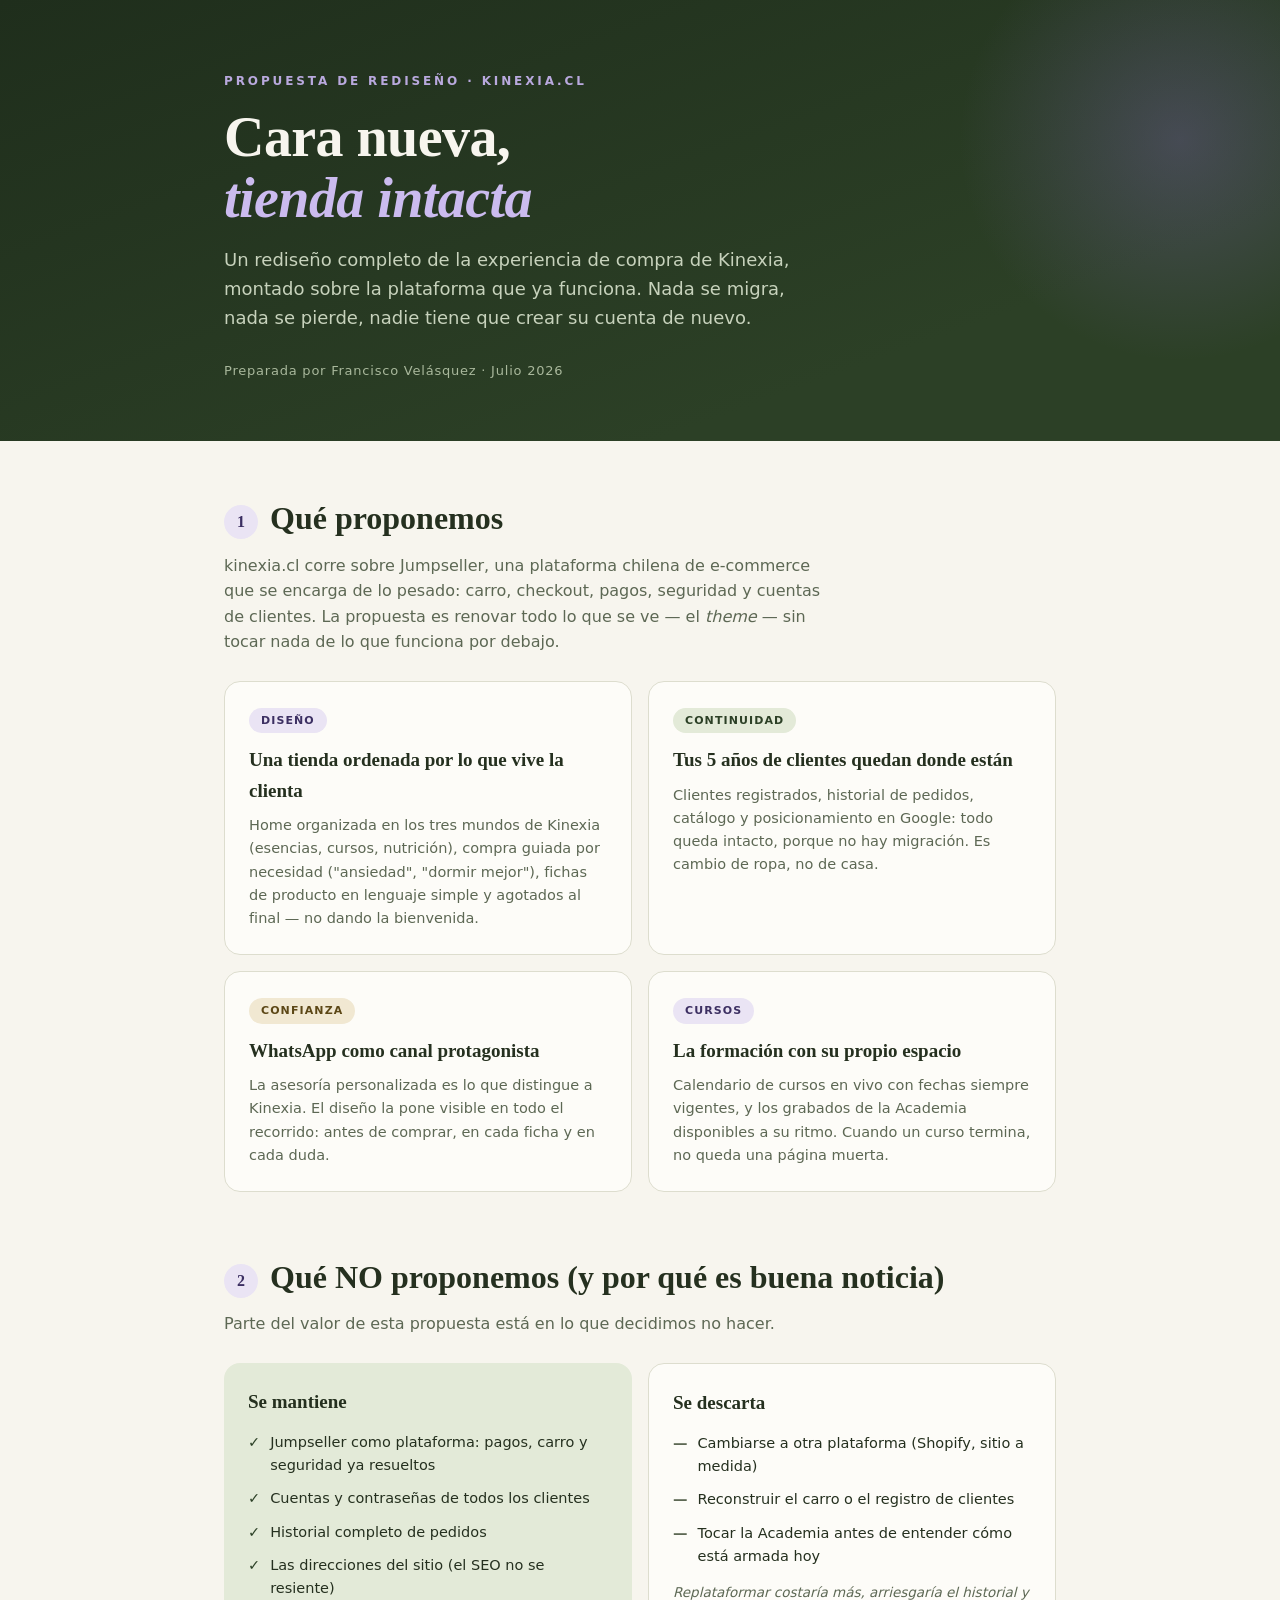
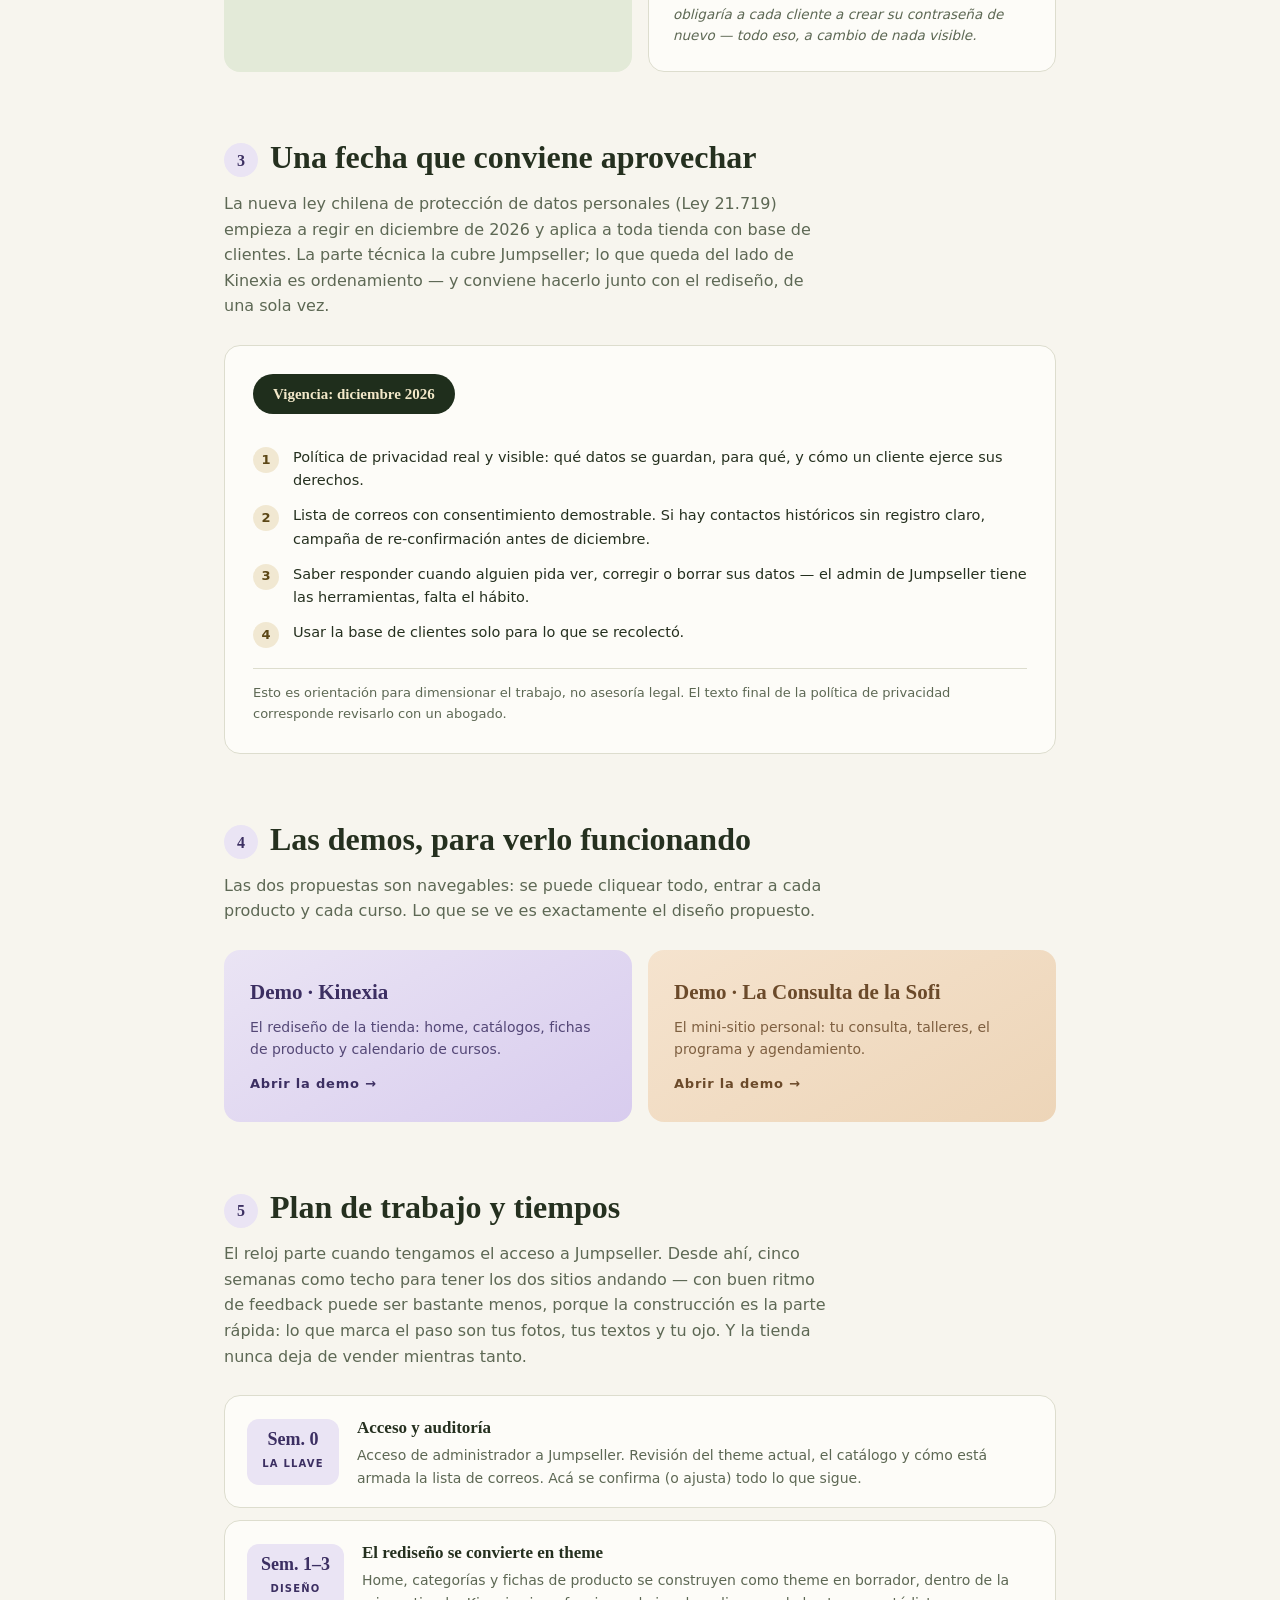
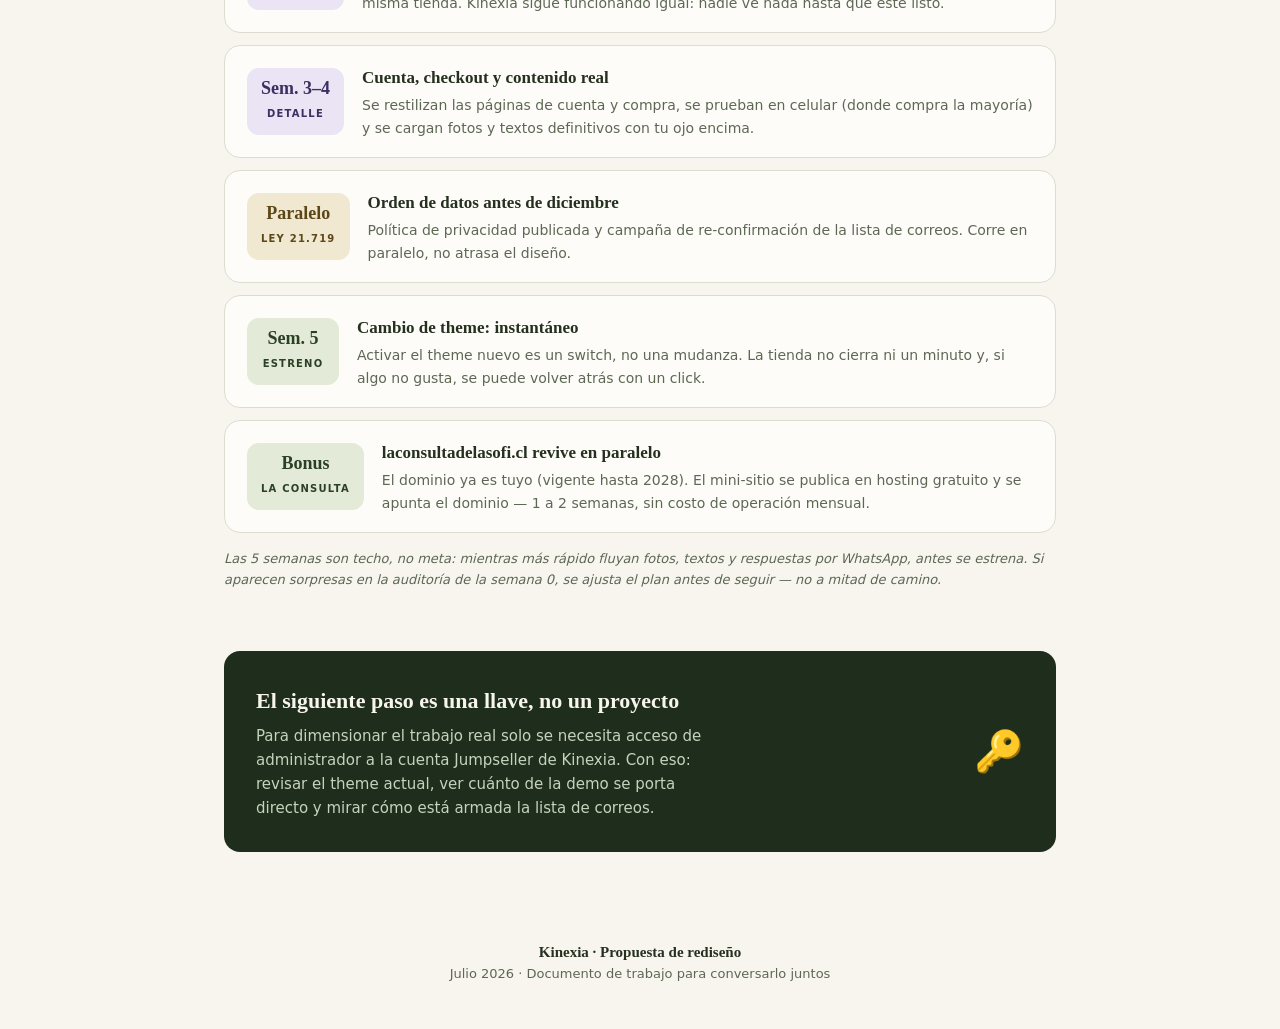
<file: sofi/kinexia-propuesta.html>
<!DOCTYPE html>
<html lang="es">
<head>
<meta charset="UTF-8">
<meta name="viewport" content="width=device-width, initial-scale=1.0">
<title>Propuesta Kinexia — Cara nueva, tienda intacta</title>
<style>
html,body{height:auto;overflow-y:auto}
:root{
  --bosque:#1F2E1C;
  --bosque-2:#2C4026;
  --papel:#F7F5EE;
  --crema:#FDFCF8;
  --lila:#7A64AC;
  --lila-suave:#EAE4F4;
  --salvia:#8FA77C;
  --salvia-suave:#E3EAD8;
  --oro:#BC9440;
  --oro-suave:#F1E8D2;
  --tinta:#25301F;
  --gris:#5D6854;
  --linea:#DDDDCE;
  --r:16px;
}
*{box-sizing:border-box;margin:0;padding:0}
body{font-family:'Karla',system-ui,sans-serif;background:var(--papel);color:var(--tinta);line-height:1.6;-webkit-font-smoothing:antialiased}
.wrap{max-width:880px;margin:0 auto;padding:0 24px}
a{color:var(--lila)}

.serif{font-family:'Fraunces',Georgia,'Times New Roman',serif}

/* hero */
.hero{background:linear-gradient(160deg,var(--bosque) 0%,var(--bosque-2) 75%);color:var(--papel);padding:72px 0 60px;position:relative;overflow:hidden}
.hero::after{content:"";position:absolute;right:-140px;top:-100px;width:480px;height:480px;border-radius:50%;background:radial-gradient(circle,rgba(122,100,172,.35),transparent 65%)}
.hero .wrap{position:relative;z-index:2}
.eyebrow{font-size:12px;letter-spacing:.24em;text-transform:uppercase;font-weight:700;color:#B9A9DE;margin-bottom:16px}
.hero h1{font-family:'Fraunces',Georgia,serif;font-weight:560;font-size:clamp(34px,5.2vw,56px);line-height:1.08;letter-spacing:-.01em;text-wrap:balance;max-width:18ch}
.hero h1 em{font-style:italic;color:#CBBBEF}
.hero p.lede{margin-top:18px;color:#C7D2BC;font-size:18px;max-width:52ch}
.hero .meta{margin-top:28px;font-size:13px;color:#A9B89C;letter-spacing:.06em}

/* secciones */
section{padding:52px 0}
section+section{padding-top:8px}
h2{font-family:'Fraunces',Georgia,serif;font-weight:560;font-size:clamp(24px,3vw,32px);margin-bottom:8px;text-wrap:balance}
.sub{color:var(--gris);font-size:16px;max-width:60ch;margin-bottom:26px}
.num{display:inline-flex;align-items:center;justify-content:center;width:34px;height:34px;border-radius:50%;background:var(--lila-suave);color:#3C2F62;font-family:'Fraunces',Georgia,serif;font-weight:700;font-size:16px;margin-right:12px;vertical-align:middle}

/* tarjetas pilares */
.pilares{display:grid;grid-template-columns:1fr 1fr;gap:16px}
.pilar{background:var(--crema);border:1px solid var(--linea);border-radius:var(--r);padding:24px}
.pilar h3{font-family:'Fraunces',Georgia,serif;font-weight:560;font-size:19px;margin-bottom:8px}
.pilar p{font-size:14.5px;color:var(--gris)}
.pilar .tag{display:inline-block;font-size:11px;font-weight:700;letter-spacing:.1em;text-transform:uppercase;border-radius:99px;padding:4px 12px;margin-bottom:12px}
.t-verde{background:var(--salvia-suave);color:#2C4026}
.t-lila{background:var(--lila-suave);color:#3C2F62}
.t-oro{background:var(--oro-suave);color:#5C4716}
@media(max-width:680px){.pilares{grid-template-columns:1fr}}

/* listas sí / no */
.dos-col{display:grid;grid-template-columns:1fr 1fr;gap:16px}
@media(max-width:680px){.dos-col{grid-template-columns:1fr}}
.caja{border-radius:var(--r);padding:24px}
.caja h3{font-family:'Fraunces',Georgia,serif;font-weight:560;font-size:19px;margin-bottom:14px}
.caja ul{list-style:none;display:flex;flex-direction:column;gap:10px;font-size:14.5px}
.caja li{display:flex;gap:10px;align-items:flex-start}
.caja-si{background:var(--salvia-suave)}
.caja-si li::before{content:"✓";color:#2C4026;font-weight:700;flex-shrink:0}
.caja-no{background:var(--crema);border:1px solid var(--linea)}
.caja-no li::before{content:"—";color:var(--gris);font-weight:700;flex-shrink:0}
.caja-no p.pq{margin-top:14px;font-size:13.5px;color:var(--gris);font-style:italic}

/* ley */
.ley{background:var(--crema);border:1px solid var(--linea);border-radius:var(--r);padding:28px}
.fecha{display:inline-block;background:var(--bosque);color:#F2E8C9;font-family:'Fraunces',Georgia,serif;font-weight:700;font-size:15px;border-radius:99px;padding:8px 20px;margin-bottom:16px}
.ley ol{margin:16px 0 0 0;padding-left:0;list-style:none;counter-reset:paso;display:flex;flex-direction:column;gap:12px}
.ley ol li{counter-increment:paso;display:flex;gap:14px;font-size:14.5px;align-items:flex-start}
.ley ol li::before{content:counter(paso);flex-shrink:0;width:26px;height:26px;border-radius:50%;background:var(--oro-suave);color:#5C4716;font-weight:700;font-size:13px;display:flex;align-items:center;justify-content:center;margin-top:1px}
.ley .nota{margin-top:20px;font-size:13px;color:var(--gris);border-top:1px solid var(--linea);padding-top:14px}

/* demos */
.demos{display:grid;grid-template-columns:1fr 1fr;gap:16px}
@media(max-width:680px){.demos{grid-template-columns:1fr}}
.demo-card{border-radius:var(--r);padding:26px;text-decoration:none;display:block;transition:transform .15s,box-shadow .15s;color:inherit}
.demo-card:hover{transform:translateY(-3px);box-shadow:0 12px 26px rgba(31,46,28,.14)}
.demo-card.d-kinexia{background:linear-gradient(150deg,var(--lila-suave),#D8CCEE);color:#3C2F62}
.demo-card.d-sofi{background:linear-gradient(150deg,#F5E3CE,#EDD5B8);color:#6B4A2A}
.demo-card h3{font-family:'Fraunces',Georgia,serif;font-weight:700;font-size:21px;margin-bottom:6px}
.demo-card p{font-size:14px;opacity:.85}
.demo-card .ir{display:inline-block;margin-top:14px;font-size:13px;font-weight:700;letter-spacing:.06em}

/* plan de trabajo */
.plan{display:flex;flex-direction:column;gap:12px}
.hito{background:var(--crema);border:1px solid var(--linea);border-radius:var(--r);padding:18px 22px;display:grid;grid-template-columns:auto 1fr;gap:18px;align-items:center}
.sem{background:var(--lila-suave);color:#3C2F62;border-radius:12px;padding:10px 14px;text-align:center;min-width:92px}
.sem b{font-family:'Fraunces',Georgia,serif;font-size:18px;display:block;line-height:1.15}
.sem span{font-size:10px;letter-spacing:.12em;text-transform:uppercase;font-weight:700}
.sem.verde{background:var(--salvia-suave);color:#2C4026}
.sem.oro{background:var(--oro-suave);color:#5C4716}
.hito h3{font-family:'Fraunces',Georgia,serif;font-weight:560;font-size:17px;margin-bottom:3px}
.hito p{font-size:14px;color:var(--gris)}
.plan-nota{font-size:13px;color:var(--gris);margin-top:16px;font-style:italic}
@media(max-width:560px){.hito{grid-template-columns:1fr}}

/* siguiente paso */
.paso{background:var(--bosque);color:var(--papel);border-radius:var(--r);padding:32px;display:flex;gap:24px;align-items:center;flex-wrap:wrap;justify-content:space-between}
.paso h3{font-family:'Fraunces',Georgia,serif;font-weight:560;font-size:22px;margin-bottom:6px}
.paso p{color:#C7D2BC;font-size:15px;max-width:48ch}
.paso .llave{font-size:40px}

/* pie */
.pie{padding:36px 0 44px;text-align:center;font-size:13px;color:var(--gris)}
.pie b{font-family:'Fraunces',Georgia,serif;font-size:15px;color:var(--tinta)}

@media print{
  .hero{background:var(--bosque)!important;-webkit-print-color-adjust:exact;print-color-adjust:exact}
  .demo-card:hover{transform:none;box-shadow:none}
  section{padding:28px 0}
  a{text-decoration:none;color:inherit}
}
@media (prefers-reduced-motion:reduce){*{transition:none!important}}
</style>
</head>
<body>

<div class="hero">
  <div class="wrap">
    <p class="eyebrow">Propuesta de rediseño · kinexia.cl</p>
    <h1>Cara nueva, <em>tienda intacta</em></h1>
    <p class="lede">Un rediseño completo de la experiencia de compra de Kinexia, montado sobre la plataforma que ya funciona. Nada se migra, nada se pierde, nadie tiene que crear su cuenta de nuevo.</p>
    <p class="meta">Preparada por Francisco Velásquez · Julio 2026</p>
  </div>
</div>

<section>
  <div class="wrap">
    <h2><span class="num">1</span>Qué proponemos</h2>
    <p class="sub">kinexia.cl corre sobre Jumpseller, una plataforma chilena de e-commerce que se encarga de lo pesado: carro, checkout, pagos, seguridad y cuentas de clientes. La propuesta es renovar todo lo que se ve — el <i>theme</i> — sin tocar nada de lo que funciona por debajo.</p>
    <div class="pilares">
      <div class="pilar">
        <span class="tag t-lila">Diseño</span>
        <h3>Una tienda ordenada por lo que vive la clienta</h3>
        <p>Home organizada en los tres mundos de Kinexia (esencias, cursos, nutrición), compra guiada por necesidad ("ansiedad", "dormir mejor"), fichas de producto en lenguaje simple y agotados al final — no dando la bienvenida.</p>
      </div>
      <div class="pilar">
        <span class="tag t-verde">Continuidad</span>
        <h3>Tus 5 años de clientes quedan donde están</h3>
        <p>Clientes registrados, historial de pedidos, catálogo y posicionamiento en Google: todo queda intacto, porque no hay migración. Es cambio de ropa, no de casa.</p>
      </div>
      <div class="pilar">
        <span class="tag t-oro">Confianza</span>
        <h3>WhatsApp como canal protagonista</h3>
        <p>La asesoría personalizada es lo que distingue a Kinexia. El diseño la pone visible en todo el recorrido: antes de comprar, en cada ficha y en cada duda.</p>
      </div>
      <div class="pilar">
        <span class="tag t-lila">Cursos</span>
        <h3>La formación con su propio espacio</h3>
        <p>Calendario de cursos en vivo con fechas siempre vigentes, y los grabados de la Academia disponibles a su ritmo. Cuando un curso termina, no queda una página muerta.</p>
      </div>
    </div>
  </div>
</section>

<section>
  <div class="wrap">
    <h2><span class="num">2</span>Qué NO proponemos (y por qué es buena noticia)</h2>
    <p class="sub">Parte del valor de esta propuesta está en lo que decidimos no hacer.</p>
    <div class="dos-col">
      <div class="caja caja-si">
        <h3>Se mantiene</h3>
        <ul>
          <li>Jumpseller como plataforma: pagos, carro y seguridad ya resueltos</li>
          <li>Cuentas y contraseñas de todos los clientes</li>
          <li>Historial completo de pedidos</li>
          <li>Las direcciones del sitio (el SEO no se resiente)</li>
        </ul>
      </div>
      <div class="caja caja-no">
        <h3>Se descarta</h3>
        <ul>
          <li>Cambiarse a otra plataforma (Shopify, sitio a medida)</li>
          <li>Reconstruir el carro o el registro de clientes</li>
          <li>Tocar la Academia antes de entender cómo está armada hoy</li>
        </ul>
        <p class="pq">Replataformar costaría más, arriesgaría el historial y obligaría a cada cliente a crear su contraseña de nuevo — todo eso, a cambio de nada visible.</p>
      </div>
    </div>
  </div>
</section>

<section>
  <div class="wrap">
    <h2><span class="num">3</span>Una fecha que conviene aprovechar</h2>
    <p class="sub">La nueva ley chilena de protección de datos personales (Ley 21.719) empieza a regir en diciembre de 2026 y aplica a toda tienda con base de clientes. La parte técnica la cubre Jumpseller; lo que queda del lado de Kinexia es ordenamiento — y conviene hacerlo junto con el rediseño, de una sola vez.</p>
    <div class="ley">
      <span class="fecha">Vigencia: diciembre 2026</span>
      <ol>
        <li>Política de privacidad real y visible: qué datos se guardan, para qué, y cómo un cliente ejerce sus derechos.</li>
        <li>Lista de correos con consentimiento demostrable. Si hay contactos históricos sin registro claro, campaña de re-confirmación antes de diciembre.</li>
        <li>Saber responder cuando alguien pida ver, corregir o borrar sus datos — el admin de Jumpseller tiene las herramientas, falta el hábito.</li>
        <li>Usar la base de clientes solo para lo que se recolectó.</li>
      </ol>
      <p class="nota">Esto es orientación para dimensionar el trabajo, no asesoría legal. El texto final de la política de privacidad corresponde revisarlo con un abogado.</p>
    </div>
  </div>
</section>

<section>
  <div class="wrap">
    <h2><span class="num">4</span>Las demos, para verlo funcionando</h2>
    <p class="sub">Las dos propuestas son navegables: se puede cliquear todo, entrar a cada producto y cada curso. Lo que se ve es exactamente el diseño propuesto.</p>
    <div class="demos">
      <a class="demo-card d-kinexia" href="https://obelux2.github.io/propuestas-sofi/kinexia-demo-landing.html">
        <h3>Demo · Kinexia</h3>
        <p>El rediseño de la tienda: home, catálogos, fichas de producto y calendario de cursos.</p>
        <span class="ir">Abrir la demo →</span>
      </a>
      <a class="demo-card d-sofi" href="https://obelux2.github.io/propuestas-sofi/la-consulta-de-la-sofi.html">
        <h3>Demo · La Consulta de la Sofi</h3>
        <p>El mini-sitio personal: tu consulta, talleres, el programa y agendamiento.</p>
        <span class="ir">Abrir la demo →</span>
      </a>
    </div>
  </div>
</section>

<section>
  <div class="wrap">
    <h2><span class="num">5</span>Plan de trabajo y tiempos</h2>
    <p class="sub">El reloj parte cuando tengamos el acceso a Jumpseller. Desde ahí, cinco semanas como techo para tener los dos sitios andando — con buen ritmo de feedback puede ser bastante menos, porque la construcción es la parte rápida: lo que marca el paso son tus fotos, tus textos y tu ojo. Y la tienda nunca deja de vender mientras tanto.</p>
    <div class="plan">
      <div class="hito">
        <div class="sem"><b>Sem. 0</b><span>La llave</span></div>
        <div>
          <h3>Acceso y auditoría</h3>
          <p>Acceso de administrador a Jumpseller. Revisión del theme actual, el catálogo y cómo está armada la lista de correos. Acá se confirma (o ajusta) todo lo que sigue.</p>
        </div>
      </div>
      <div class="hito">
        <div class="sem"><b>Sem. 1–3</b><span>Diseño</span></div>
        <div>
          <h3>El rediseño se convierte en theme</h3>
          <p>Home, categorías y fichas de producto se construyen como theme en borrador, dentro de la misma tienda. Kinexia sigue funcionando igual: nadie ve nada hasta que esté listo.</p>
        </div>
      </div>
      <div class="hito">
        <div class="sem"><b>Sem. 3–4</b><span>Detalle</span></div>
        <div>
          <h3>Cuenta, checkout y contenido real</h3>
          <p>Se restilizan las páginas de cuenta y compra, se prueban en celular (donde compra la mayoría) y se cargan fotos y textos definitivos con tu ojo encima.</p>
        </div>
      </div>
      <div class="hito">
        <div class="sem oro"><b>Paralelo</b><span>Ley 21.719</span></div>
        <div>
          <h3>Orden de datos antes de diciembre</h3>
          <p>Política de privacidad publicada y campaña de re-confirmación de la lista de correos. Corre en paralelo, no atrasa el diseño.</p>
        </div>
      </div>
      <div class="hito">
        <div class="sem verde"><b>Sem. 5</b><span>Estreno</span></div>
        <div>
          <h3>Cambio de theme: instantáneo</h3>
          <p>Activar el theme nuevo es un switch, no una mudanza. La tienda no cierra ni un minuto y, si algo no gusta, se puede volver atrás con un click.</p>
        </div>
      </div>
      <div class="hito">
        <div class="sem verde"><b>Bonus</b><span>La Consulta</span></div>
        <div>
          <h3>laconsultadelasofi.cl revive en paralelo</h3>
          <p>El dominio ya es tuyo (vigente hasta 2028). El mini-sitio se publica en hosting gratuito y se apunta el dominio — 1 a 2 semanas, sin costo de operación mensual.</p>
        </div>
      </div>
    </div>
    <p class="plan-nota">Las 5 semanas son techo, no meta: mientras más rápido fluyan fotos, textos y respuestas por WhatsApp, antes se estrena. Si aparecen sorpresas en la auditoría de la semana 0, se ajusta el plan antes de seguir — no a mitad de camino.</p>
  </div>
</section>

<section>
  <div class="wrap">
    <div class="paso">
      <div>
        <h3>El siguiente paso es una llave, no un proyecto</h3>
        <p>Para dimensionar el trabajo real solo se necesita acceso de administrador a la cuenta Jumpseller de Kinexia. Con eso: revisar el theme actual, ver cuánto de la demo se porta directo y mirar cómo está armada la lista de correos.</p>
      </div>
      <span class="llave">🔑</span>
    </div>
  </div>
</section>

<footer class="pie">
  <div class="wrap">
    <b>Kinexia · Propuesta de rediseño</b><br>
    Julio 2026 · Documento de trabajo para conversarlo juntos
  </div>
</footer>
</body>
</html>
</file>
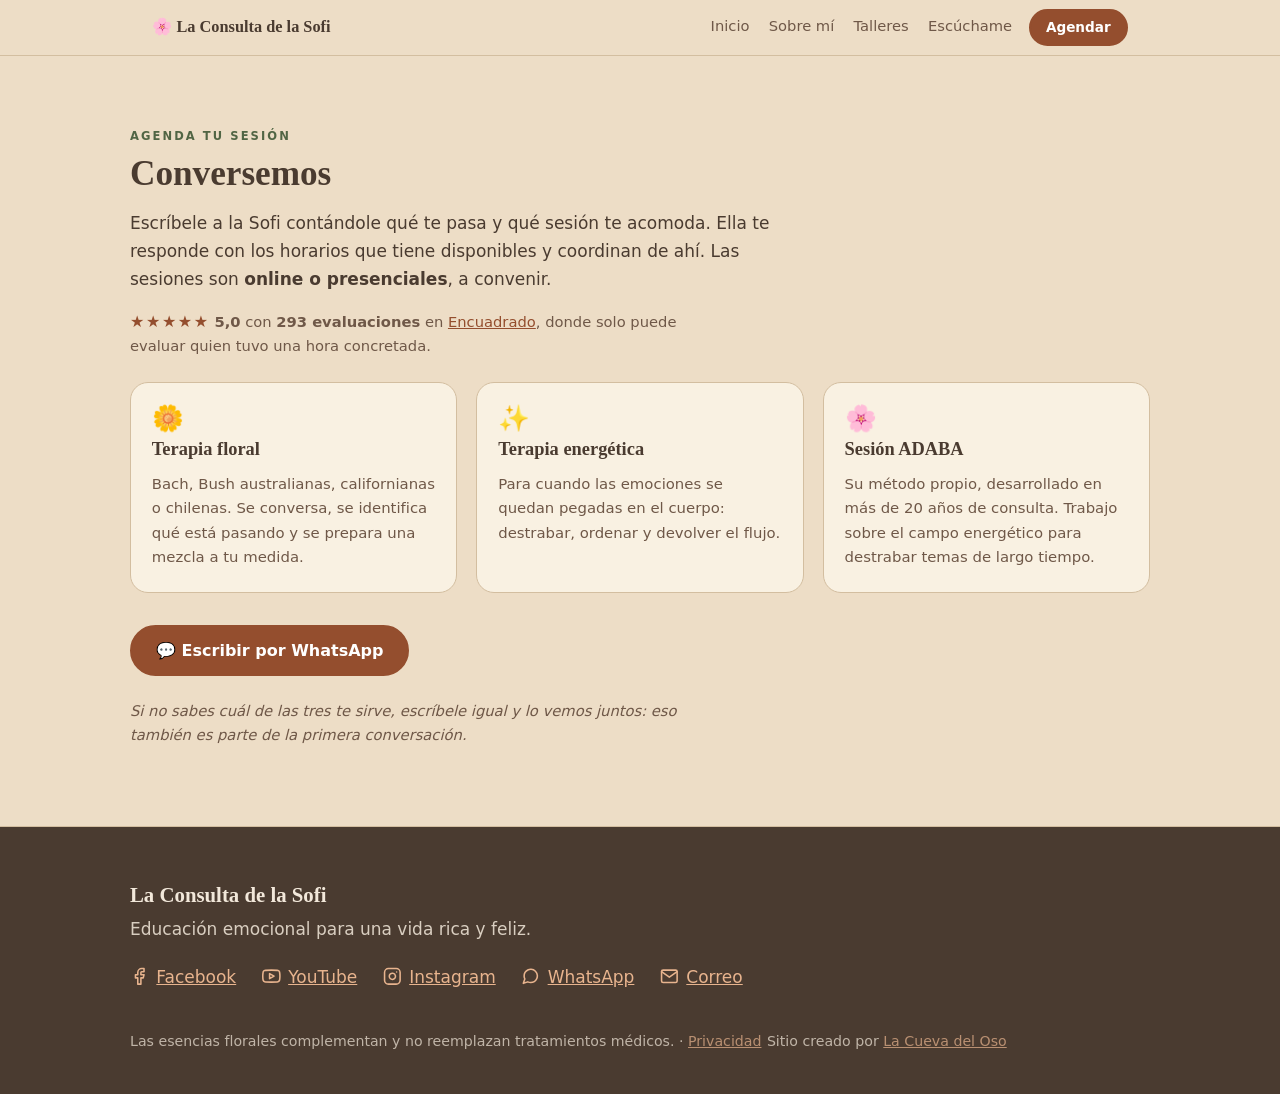
<file: sofi/sitio/agendar.html>
<!doctype html>
<html lang="es-CL">
<head>
<meta charset="utf-8">
<meta name="viewport" content="width=device-width, initial-scale=1">
<title>Agendar una sesión — La Consulta de la Sofi</title>
<meta name="description" content="Agenda terapia floral, terapia energética o una sesión ADABA con Sofía Vera. Le escribes contándole qué te pasa y coordinan los horarios de ahí.">
<link rel="canonical" href="https://laconsultadelasofi.cl/agendar.html">
<meta property="og:type" content="website">
<meta property="og:site_name" content="La Consulta de la Sofi">
<meta property="og:locale" content="es_CL">
<meta property="og:title" content="Agendar una sesión con la Sofi">
<meta property="og:description" content="Terapia floral, terapia energética o ADABA. Escríbele contándole qué te pasa y coordinan.">
<meta property="og:url" content="https://laconsultadelasofi.cl/agendar.html">
<meta property="og:image" content="https://laconsultadelasofi.cl/assets/sofi-avatar.jpg">
<meta property="og:image:width" content="400">
<meta property="og:image:height" content="400">
<meta property="og:image:alt" content="Ilustración de Sofía con audífonos rojos frente a un micrófono de radio">
<meta name="twitter:card" content="summary">
<link rel="stylesheet" href="css/estilos.css">
</head>
<body>

<!-- ponytail: nav duplicado en las 6 páginas; sin build no hay includes. Si cambia, cambiarlo en las 6. -->
<nav>
  <div class="wrap">
    <a class="brand" href="index.html">🌸 La Consulta de la Sofi</a>
    <a class="link" href="index.html">Inicio</a>
    <a class="link" href="sobre-mi.html">Sobre mí</a>
    <a class="link" href="talleres.html">Talleres</a>
    <a class="link" href="escuchame.html">Escúchame</a>
    <a class="btn primary small" href="agendar.html" aria-current="page">Agendar</a>
  </div>
</nav>

<main>
  <section>
    <div class="wrap">
      <span class="eyebrow">Agenda tu sesión</span>
      <h2>Conversemos</h2>
      <p>Escríbele a la Sofi contándole qué te pasa y qué sesión te acomoda. Ella
        te responde con los horarios que tiene disponibles y coordinan de ahí.
        Las sesiones son <strong>online o presenciales</strong>, a convenir.</p>

      <!-- Prueba social verificable, no adjetivos: la cifra viene de Encuadrado
           (leída el 2026-07-26) y se enlaza a la fuente para que se pueda comprobar. -->
      <p class="nota-pie" style="margin-top:.4rem">
        <span class="rating" style="font-size:1rem">★★★★★</span>
        <strong>5,0</strong> con <strong>293 evaluaciones</strong> en
        <a href="https://encuadrado.com/p/adaba-sofia-vera-peruzzi" target="_blank" rel="noopener">Encuadrado</a>,
        donde solo puede evaluar quien tuvo una hora concretada.</p>

      <div class="grid">
        <div class="card"><div class="flower">🌼</div><h3>Terapia floral</h3><p>Bach, Bush australianas, californianas o chilenas. Se conversa, se identifica qué está pasando y se prepara una mezcla a tu medida.</p></div>
        <div class="card"><div class="flower">✨</div><h3>Terapia energética</h3><p>Para cuando las emociones se quedan pegadas en el cuerpo: destrabar, ordenar y devolver el flujo.</p></div>
        <div class="card"><div class="flower">🌸</div><h3>Sesión ADABA</h3><p>Su método propio, desarrollado en más de 20 años de consulta. Trabajo sobre el campo energético para destrabar temas de largo tiempo.</p></div>
      </div>

      <!-- HU-08 · confirmado con Sofía: agenda a mano por WhatsApp, no por correo. -->
      <div class="cta-row" style="margin-top:2rem">
        <a class="btn primary" href="https://wa.me/56928192203?text=Hola%20Sofi%2C%20te%20escribo%20desde%20tu%20p%C3%A1gina" target="_blank" rel="noopener">💬 Escribir por WhatsApp</a>
      </div>

      <p class="nota-agenda">Si no sabes cuál de las tres te sirve, escríbele igual
        y lo vemos juntos: eso también es parte de la primera conversación.</p>
    </div>
  </section>
</main>

<!-- ponytail: footer duplicado en las 6 páginas. Si cambia, cambiarlo en las 6. -->
<footer>
  <div class="wrap">
    <h2 style="font-size:1.3rem">La Consulta de la Sofi</h2>
    <p style="opacity:.85">Educación emocional para una vida rica y feliz.</p>
    <ul class="links">
      <li><a class="ico-link" href="https://www.facebook.com/LaConsultaDeLaSofi" target="_blank" rel="noopener"><svg class="ico" viewBox="0 0 24 24" aria-hidden="true"><path d="M18 2h-3a5 5 0 0 0-5 5v3H7v4h3v8h4v-8h3l1-4h-4V7a1 1 0 0 1 1-1h3z"/></svg>Facebook</a></li>
      <li><a class="ico-link" href="https://www.youtube.com/@LaConsultadelaSofi" target="_blank" rel="noopener"><svg class="ico" viewBox="0 0 24 24" aria-hidden="true"><path d="M22.54 6.42a2.78 2.78 0 0 0-1.94-2C18.88 4 12 4 12 4s-6.88 0-8.6.46a2.78 2.78 0 0 0-1.94 2A29 29 0 0 0 1 11.75a29 29 0 0 0 .46 5.33A2.78 2.78 0 0 0 3.4 19c1.72.46 8.6.46 8.6.46s6.88 0 8.6-.46a2.78 2.78 0 0 0 1.94-1.92 29 29 0 0 0 .46-5.25 29 29 0 0 0-.46-5.41z"/><polygon points="9.75 15.02 15.5 11.75 9.75 8.48 9.75 15.02"/></svg>YouTube</a></li>
      <li><a class="ico-link" href="https://www.instagram.com/laconsultadelasofi/" target="_blank" rel="noopener"><svg class="ico" viewBox="0 0 24 24" aria-hidden="true"><rect x="2" y="2" width="20" height="20" rx="5"/><path d="M16 11.37A4 4 0 1 1 12.63 8 4 4 0 0 1 16 11.37z"/><line x1="17.5" y1="6.5" x2="17.51" y2="6.5"/></svg>Instagram</a></li>
      <li><a class="ico-link" href="https://wa.me/56928192203?text=Hola%20Sofi%2C%20te%20escribo%20desde%20tu%20p%C3%A1gina" target="_blank" rel="noopener"><svg class="ico" viewBox="0 0 24 24" aria-hidden="true"><path d="M21 11.5a8.38 8.38 0 0 1-.9 3.8 8.5 8.5 0 0 1-7.6 4.7 8.38 8.38 0 0 1-3.8-.9L3 21l1.9-5.7a8.38 8.38 0 0 1-.9-3.8 8.5 8.5 0 0 1 4.7-7.6 8.38 8.38 0 0 1 3.8-.9h.5a8.48 8.48 0 0 1 8 8z"/></svg>WhatsApp</a></li>
      <li><a class="ico-link" href="mailto:contacto@laconsultadelasofi.cl"><svg class="ico" viewBox="0 0 24 24" aria-hidden="true"><rect x="2" y="4" width="20" height="16" rx="2"/><polyline points="22,6 12,13 2,6"/></svg>Correo</a></li>
    </ul>
    <small>Las esencias florales complementan y no reemplazan tratamientos médicos. · <a href="privacidad.html">Privacidad</a></small>
    <small>Sitio creado por <a href="https://lacuevadeloso.cl" target="_blank" rel="noopener">La Cueva del Oso</a></small>
  </div>
</footer>


</body>
</html>
</file>
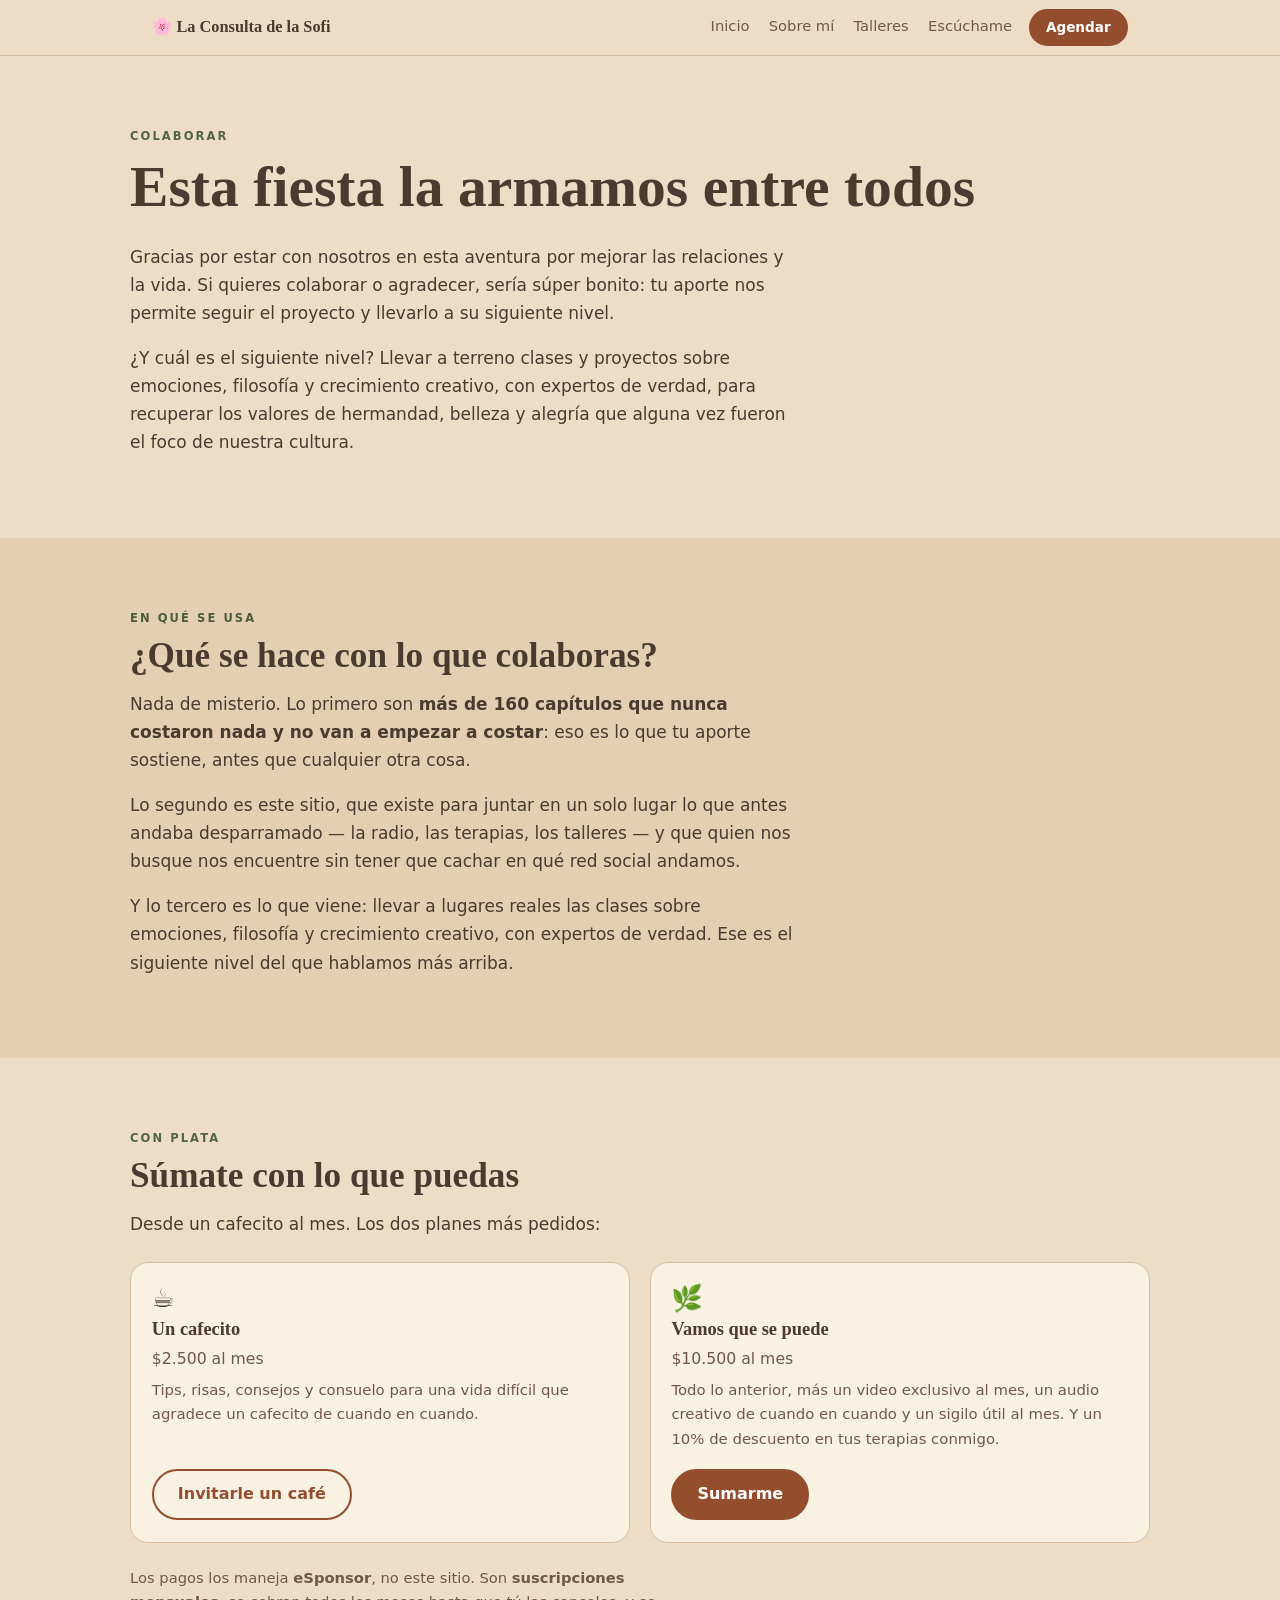
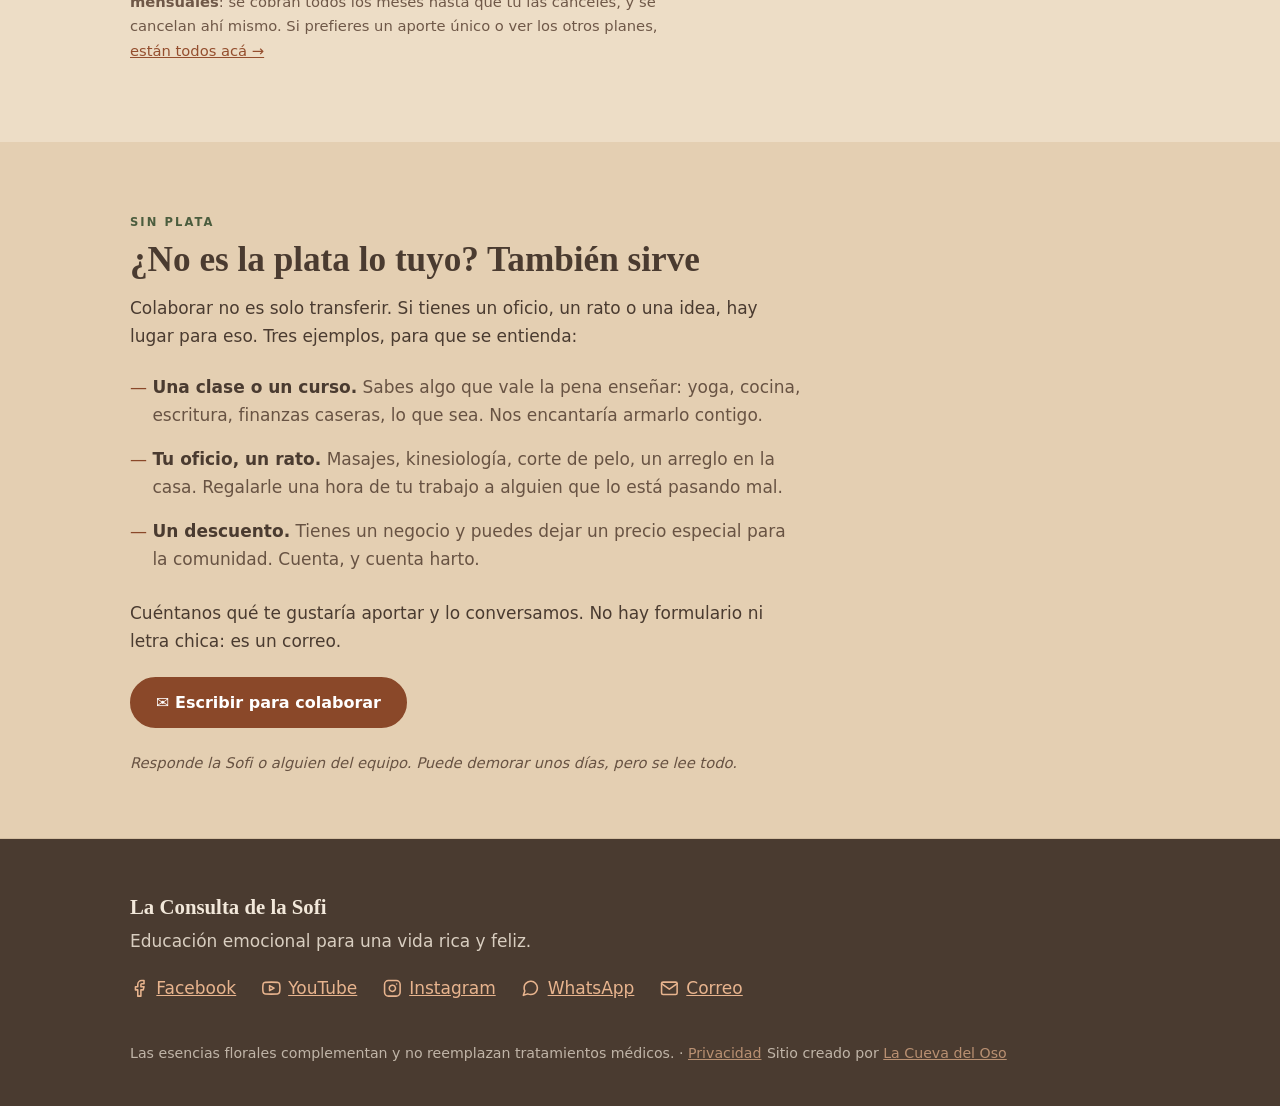
<file: sofi/sitio/colaborar.html>
<!doctype html>
<html lang="es-CL">
<head>
<meta charset="utf-8">
<meta name="viewport" content="width=device-width, initial-scale=1">
<title>Colaborar — La Consulta de la Sofi</title>
<meta name="description" content="Qué se hace con lo que colaboras en La Consulta de la Sofi, y cómo sumarse si lo tuyo no es la plata: clases, oficios y descuentos para la comunidad.">
<link rel="canonical" href="https://laconsultadelasofi.cl/colaborar.html">
<meta property="og:type" content="website">
<meta property="og:site_name" content="La Consulta de la Sofi">
<meta property="og:locale" content="es_CL">
<meta property="og:title" content="Colaborar con La Consulta de la Sofi">
<meta property="og:description" content="En qué se usa lo que aportas, y cómo colaborar si lo tuyo no es la plata.">
<meta property="og:url" content="https://laconsultadelasofi.cl/colaborar.html">
<meta property="og:image" content="https://laconsultadelasofi.cl/assets/sofi-avatar.jpg">
<meta property="og:image:width" content="400">
<meta property="og:image:height" content="400">
<meta property="og:image:alt" content="Ilustración de Sofía con audífonos rojos frente a un micrófono de radio">
<meta name="twitter:card" content="summary">
<link rel="stylesheet" href="css/estilos.css">
</head>
<body>

<!-- ponytail: nav duplicado en las 6 páginas; sin build no hay includes. Si cambia, cambiarlo en las 6.
     "Colaborar" NO va en el nav a propósito: un ítem de plata arriba convierte
     el sitio en una colecta (decisión en la-consulta/docs/aportes.md). Se llega
     desde index.html#aportes. -->
<nav>
  <div class="wrap">
    <a class="brand" href="index.html">🌸 La Consulta de la Sofi</a>
    <a class="link" href="index.html">Inicio</a>
    <a class="link" href="sobre-mi.html">Sobre mí</a>
    <a class="link" href="talleres.html">Talleres</a>
    <a class="link" href="escuchame.html">Escúchame</a>
    <a class="btn primary small" href="agendar.html">Agendar</a>
  </div>
</nav>

<main>
  <section>
    <div class="wrap">
      <span class="eyebrow">Colaborar</span>
      <h1>Esta fiesta la armamos entre todos</h1>
      <!-- Copy de Sofía, aprobada por ella el 2026-07-28 (la misma de #aportes
           en la portada). Habla en plural a propósito: el "nosotros" es la
           comunidad, e incluye a quien colabora. Ver la-consulta/docs/aportes.md. -->
      <p>Gracias por estar con nosotros en esta aventura por mejorar las relaciones y la vida. Si quieres colaborar o agradecer, sería súper bonito: tu aporte nos permite seguir el proyecto y llevarlo a su siguiente nivel.</p>
      <p>¿Y cuál es el siguiente nivel? Llevar a terreno clases y proyectos sobre emociones, filosofía y crecimiento creativo, con expertos de verdad, para recuperar los valores de hermandad, belleza y alegría que alguna vez fueron el foco de nuestra cultura.</p>
    </div>
  </section>

  <section class="alt">
    <div class="wrap">
      <!-- COPY NUESTRA, sin visto bueno de Sofía. Ella puede mandar su propio
           texto para esta página en los próximos días (confirmado 2026-07-30);
           cuando llegue, esta sección y la de "sin plata" son las que se
           reemplazan. Los párrafos de la intro son de ella y NO se tocan. -->
      <span class="eyebrow">En qué se usa</span>
      <h2>¿Qué se hace con lo que colaboras?</h2>
      <p>Nada de misterio. Lo primero son <strong>más de 160 capítulos que nunca costaron nada y no van a empezar a costar</strong>: eso es lo que tu aporte sostiene, antes que cualquier otra cosa.</p>
      <p>Lo segundo es este sitio, que existe para juntar en un solo lugar lo que antes andaba desparramado — la radio, las terapias, los talleres — y que quien nos busque nos encuentre sin tener que cachar en qué red social andamos.</p>
      <p>Y lo tercero es lo que viene: llevar a lugares reales las clases sobre emociones, filosofía y crecimiento creativo, con expertos de verdad. Ese es el siguiente nivel del que hablamos más arriba.</p>
    </div>
  </section>

  <section>
    <div class="wrap">
      <span class="eyebrow">Con plata</span>
      <h2>Súmate con lo que puedas</h2>
      <p>Desde un cafecito al mes. Los dos planes más pedidos:</p>
      <div class="grid">
        <div class="card">
          <div class="flower" aria-hidden="true">☕</div>
          <h3>Un cafecito</h3>
          <div class="precio aporte">$2.500 al mes</div>
          <p>Tips, risas, consejos y consuelo para una vida difícil que agradece un cafecito de cuando en cuando.</p>
          <a class="btn" href="https://esponsor.com/sofia-vera/subscribe/q84l469klz" target="_blank" rel="noopener">Invitarle un café</a>
        </div>
        <div class="card">
          <div class="flower" aria-hidden="true">🌿</div>
          <h3>Vamos que se puede</h3>
          <div class="precio aporte">$10.500 al mes</div>
          <p>Todo lo anterior, más un video exclusivo al mes, un audio creativo de cuando en cuando y un sigilo útil al mes. Y un 10% de descuento en tus terapias conmigo.</p>
          <a class="btn primary" href="https://esponsor.com/sofia-vera/subscribe/63x2qq5728" target="_blank" rel="noopener">Sumarme</a>
        </div>
      </div>
      <p class="nota-pie">Los pagos los maneja <strong>eSponsor</strong>, no este sitio. Son <strong>suscripciones mensuales</strong>: se cobran todos los meses hasta que tú las canceles, y se cancelan ahí mismo. Si prefieres un aporte único o ver los otros planes, <a href="https://esponsor.com/sofia-vera" target="_blank" rel="noopener">están todos acá →</a></p>
    </div>
  </section>

  <section class="alt" style="padding-bottom:3rem">
    <div class="wrap">
      <!-- COPY NUESTRA, sin visto bueno de Sofía (ver comentario de arriba). -->
      <span class="eyebrow">Sin plata</span>
      <h2>¿No es la plata lo tuyo? También sirve</h2>
      <p>Colaborar no es solo transferir. Si tienes un oficio, un rato o una idea, hay lugar para eso. Tres ejemplos, para que se entienda:</p>
      <ul class="formas">
        <li><strong>Una clase o un curso.</strong> Sabes algo que vale la pena enseñar: yoga, cocina, escritura, finanzas caseras, lo que sea. Nos encantaría armarlo contigo.</li>
        <li><strong>Tu oficio, un rato.</strong> Masajes, kinesiología, corte de pelo, un arreglo en la casa. Regalarle una hora de tu trabajo a alguien que lo está pasando mal.</li>
        <li><strong>Un descuento.</strong> Tienes un negocio y puedes dejar un precio especial para la comunidad. Cuenta, y cuenta harto.</li>
      </ul>
      <p>Cuéntanos qué te gustaría aportar y lo conversamos. No hay formulario ni letra chica: es un correo.</p>
      <div class="cta-row">
        <a class="btn primary" href="mailto:contacto@laconsultadelasofi.cl?subject=Quiero%20colaborar&amp;body=Hola%20Sofi%2C%20me%20gustar%C3%ADa%20colaborar%20con%3A%20">✉️ Escribir para colaborar</a>
      </div>
      <p class="nota-agenda">Responde la Sofi o alguien del equipo. Puede demorar unos días, pero se lee todo.</p>
    </div>
  </section>
</main>

<!-- ponytail: footer duplicado en las 6 páginas. Si cambia, cambiarlo en las 6. -->
<footer>
  <div class="wrap">
    <h2 style="font-size:1.3rem">La Consulta de la Sofi</h2>
    <p style="opacity:.85">Educación emocional para una vida rica y feliz.</p>
    <ul class="links">
      <li><a class="ico-link" href="https://www.facebook.com/LaConsultaDeLaSofi" target="_blank" rel="noopener"><svg class="ico" viewBox="0 0 24 24" aria-hidden="true"><path d="M18 2h-3a5 5 0 0 0-5 5v3H7v4h3v8h4v-8h3l1-4h-4V7a1 1 0 0 1 1-1h3z"/></svg>Facebook</a></li>
      <li><a class="ico-link" href="https://www.youtube.com/@LaConsultadelaSofi" target="_blank" rel="noopener"><svg class="ico" viewBox="0 0 24 24" aria-hidden="true"><path d="M22.54 6.42a2.78 2.78 0 0 0-1.94-2C18.88 4 12 4 12 4s-6.88 0-8.6.46a2.78 2.78 0 0 0-1.94 2A29 29 0 0 0 1 11.75a29 29 0 0 0 .46 5.33A2.78 2.78 0 0 0 3.4 19c1.72.46 8.6.46 8.6.46s6.88 0 8.6-.46a2.78 2.78 0 0 0 1.94-1.92 29 29 0 0 0 .46-5.25 29 29 0 0 0-.46-5.41z"/><polygon points="9.75 15.02 15.5 11.75 9.75 8.48 9.75 15.02"/></svg>YouTube</a></li>
      <li><a class="ico-link" href="https://www.instagram.com/laconsultadelasofi/" target="_blank" rel="noopener"><svg class="ico" viewBox="0 0 24 24" aria-hidden="true"><rect x="2" y="2" width="20" height="20" rx="5"/><path d="M16 11.37A4 4 0 1 1 12.63 8 4 4 0 0 1 16 11.37z"/><line x1="17.5" y1="6.5" x2="17.51" y2="6.5"/></svg>Instagram</a></li>
      <li><a class="ico-link" href="https://wa.me/56928192203?text=Hola%20Sofi%2C%20te%20escribo%20desde%20tu%20p%C3%A1gina" target="_blank" rel="noopener"><svg class="ico" viewBox="0 0 24 24" aria-hidden="true"><path d="M21 11.5a8.38 8.38 0 0 1-.9 3.8 8.5 8.5 0 0 1-7.6 4.7 8.38 8.38 0 0 1-3.8-.9L3 21l1.9-5.7a8.38 8.38 0 0 1-.9-3.8 8.5 8.5 0 0 1 4.7-7.6 8.38 8.38 0 0 1 3.8-.9h.5a8.48 8.48 0 0 1 8 8z"/></svg>WhatsApp</a></li>
      <li><a class="ico-link" href="mailto:contacto@laconsultadelasofi.cl"><svg class="ico" viewBox="0 0 24 24" aria-hidden="true"><rect x="2" y="4" width="20" height="16" rx="2"/><polyline points="22,6 12,13 2,6"/></svg>Correo</a></li>
    </ul>
    <small>Las esencias florales complementan y no reemplazan tratamientos médicos. · <a href="privacidad.html">Privacidad</a></small>
    <small>Sitio creado por <a href="https://lacuevadeloso.cl" target="_blank" rel="noopener">La Cueva del Oso</a></small>
  </div>
</footer>

</body>
</html>
</file>
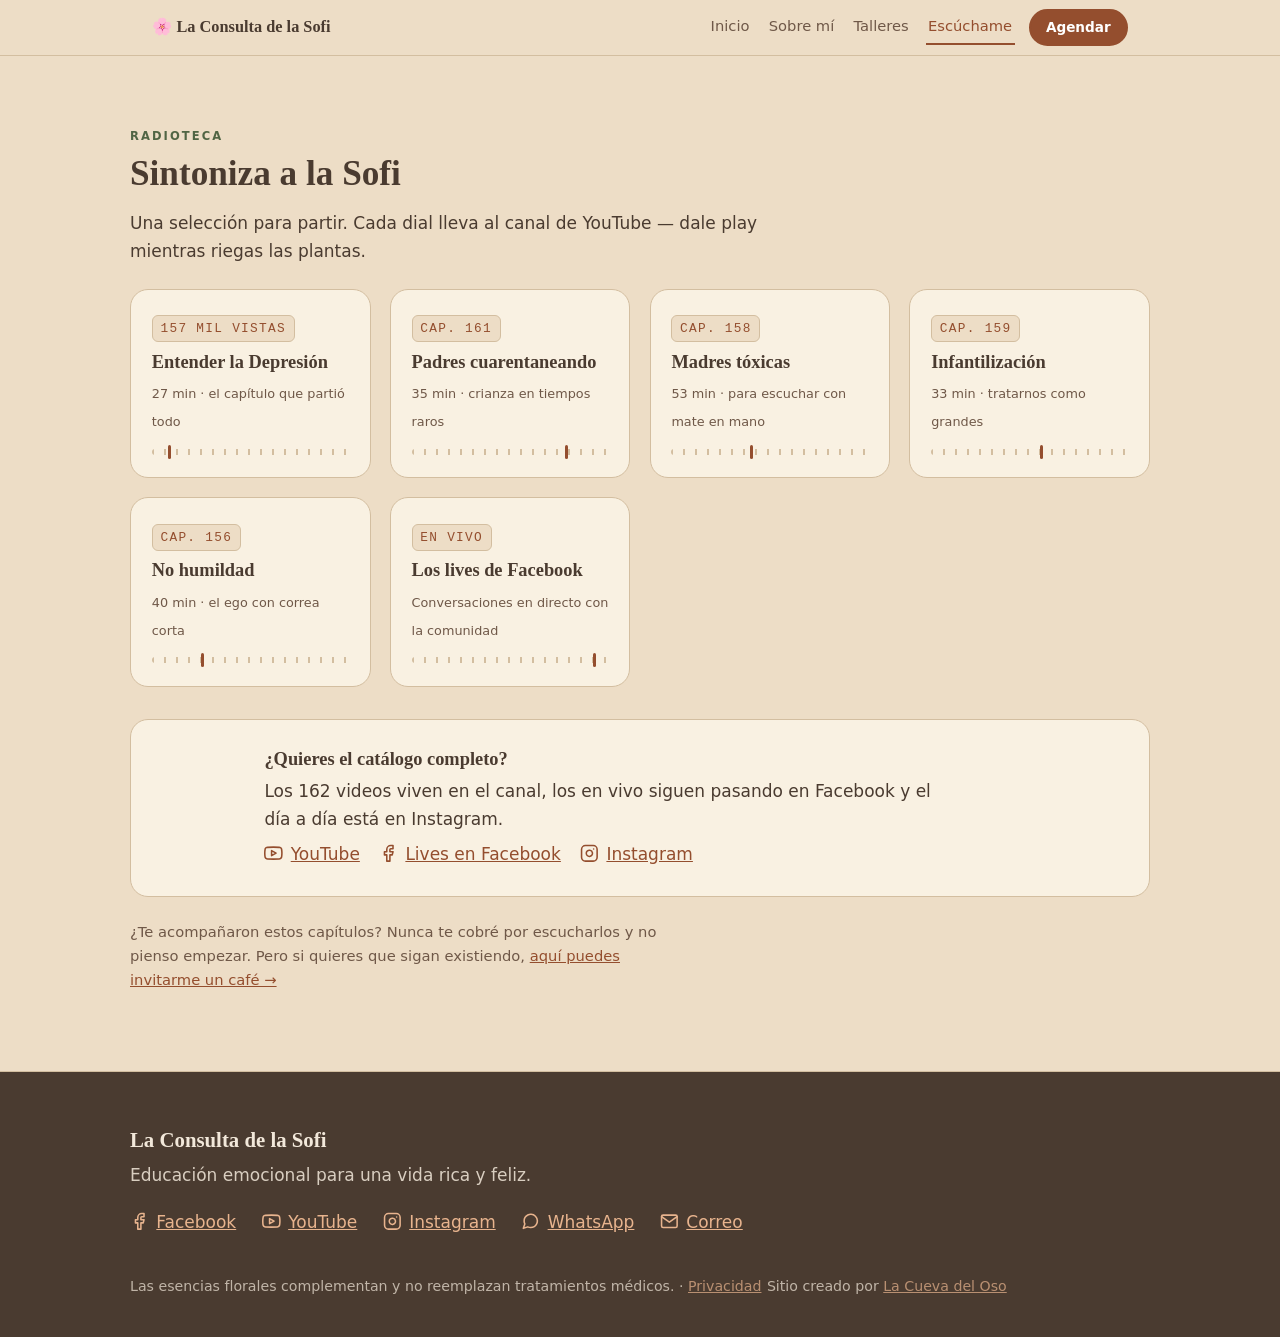
<file: sofi/sitio/escuchame.html>
<!doctype html>
<html lang="es-CL">
<head>
<meta charset="utf-8">
<meta name="viewport" content="width=device-width, initial-scale=1">
<title>Radioteca del podcast — La Consulta de la Sofi</title>
<meta name="description" content="Más de 160 capítulos de la Sofi sobre emociones, crianza, duelos y la vida misma. Una selección para partir, y el catálogo completo en su canal de YouTube.">
<link rel="canonical" href="https://laconsultadelasofi.cl/escuchame.html">
<meta property="og:type" content="website">
<meta property="og:site_name" content="La Consulta de la Sofi">
<meta property="og:locale" content="es_CL">
<meta property="og:title" content="La radioteca de la Sofi — más de 160 capítulos">
<meta property="og:description" content="Emociones, crianza, duelos y la vida misma. Un consultorio con alma de radio.">
<meta property="og:url" content="https://laconsultadelasofi.cl/escuchame.html">
<meta property="og:image" content="https://laconsultadelasofi.cl/assets/sofi-avatar.jpg">
<meta property="og:image:width" content="400">
<meta property="og:image:height" content="400">
<meta property="og:image:alt" content="Ilustración de Sofía con audífonos rojos frente a un micrófono de radio">
<meta name="twitter:card" content="summary">
<link rel="stylesheet" href="css/estilos.css">
</head>
<body>

<!-- ponytail: nav duplicado en las 6 páginas; sin build no hay includes. Si cambia, cambiarlo en las 6. -->
<nav>
  <div class="wrap">
    <a class="brand" href="index.html">🌸 La Consulta de la Sofi</a>
    <a class="link" href="index.html">Inicio</a>
    <a class="link" href="sobre-mi.html">Sobre mí</a>
    <a class="link" href="talleres.html">Talleres</a>
    <a class="link" href="escuchame.html" aria-current="page">Escúchame</a>
    <a class="btn primary small" href="agendar.html">Agendar</a>
  </div>
</nav>

<main>
  <section>
    <div class="wrap">
      <span class="eyebrow">Radioteca</span>
      <h2>Sintoniza a la Sofi</h2>
      <p>Una selección para partir. Cada dial lleva al canal de YouTube — dale play mientras riegas las plantas.</p>
      <div class="grid" id="lista-episodios"></div>
      <div class="panel" style="margin-top:2rem">
        <div class="eq" aria-hidden="true"><span></span><span></span><span></span><span></span><span></span><span></span></div>
        <div>
          <h3 style="margin-bottom:.2em">¿Quieres el catálogo completo?</h3>
          <p style="margin-bottom:.4em">Los 162 videos viven en el canal, los en vivo siguen pasando en Facebook y el día a día está en Instagram.</p>
          <p style="margin:0; display:flex; gap:1.2rem; flex-wrap:wrap">
            <a class="ico-link" href="https://www.youtube.com/@LaConsultadelaSofi" target="_blank" rel="noopener"><svg class="ico" viewBox="0 0 24 24" aria-hidden="true"><path d="M22.54 6.42a2.78 2.78 0 0 0-1.94-2C18.88 4 12 4 12 4s-6.88 0-8.6.46a2.78 2.78 0 0 0-1.94 2A29 29 0 0 0 1 11.75a29 29 0 0 0 .46 5.33A2.78 2.78 0 0 0 3.4 19c1.72.46 8.6.46 8.6.46s6.88 0 8.6-.46a2.78 2.78 0 0 0 1.94-1.92 29 29 0 0 0 .46-5.25 29 29 0 0 0-.46-5.41z"/><polygon points="9.75 15.02 15.5 11.75 9.75 8.48 9.75 15.02"/></svg>YouTube</a>
            <a class="ico-link" href="https://www.facebook.com/LaConsultaDeLaSofi" target="_blank" rel="noopener"><svg class="ico" viewBox="0 0 24 24" aria-hidden="true"><path d="M18 2h-3a5 5 0 0 0-5 5v3H7v4h3v8h4v-8h3l1-4h-4V7a1 1 0 0 1 1-1h3z"/></svg>Lives en Facebook</a>
            <a class="ico-link" href="https://www.instagram.com/laconsultadelasofi/" target="_blank" rel="noopener"><svg class="ico" viewBox="0 0 24 24" aria-hidden="true"><rect x="2" y="2" width="20" height="20" rx="5"/><path d="M16 11.37A4 4 0 1 1 12.63 8 4 4 0 0 1 16 11.37z"/><line x1="17.5" y1="6.5" x2="17.51" y2="6.5"/></svg>Instagram</a>
          </p>
        </div>
      </div>
      <!-- HU-22: quien terminó de recorrer la radioteca es el mejor donante del sitio.
           Una línea, no una sección — el bloque completo vive en index.html#aportes. -->
      <p class="nota-pie">¿Te acompañaron estos capítulos? Nunca te cobré por escucharlos y no pienso empezar. Pero si quieres que sigan existiendo, <a href="index.html#aportes">aquí puedes invitarme un café →</a></p>
    </div>
  </section>
</main>

<!-- ponytail: footer duplicado en las 6 páginas. Si cambia, cambiarlo en las 6. -->
<footer>
  <div class="wrap">
    <h2 style="font-size:1.3rem">La Consulta de la Sofi</h2>
    <p style="opacity:.85">Educación emocional para una vida rica y feliz.</p>
    <ul class="links">
      <li><a class="ico-link" href="https://www.facebook.com/LaConsultaDeLaSofi" target="_blank" rel="noopener"><svg class="ico" viewBox="0 0 24 24" aria-hidden="true"><path d="M18 2h-3a5 5 0 0 0-5 5v3H7v4h3v8h4v-8h3l1-4h-4V7a1 1 0 0 1 1-1h3z"/></svg>Facebook</a></li>
      <li><a class="ico-link" href="https://www.youtube.com/@LaConsultadelaSofi" target="_blank" rel="noopener"><svg class="ico" viewBox="0 0 24 24" aria-hidden="true"><path d="M22.54 6.42a2.78 2.78 0 0 0-1.94-2C18.88 4 12 4 12 4s-6.88 0-8.6.46a2.78 2.78 0 0 0-1.94 2A29 29 0 0 0 1 11.75a29 29 0 0 0 .46 5.33A2.78 2.78 0 0 0 3.4 19c1.72.46 8.6.46 8.6.46s6.88 0 8.6-.46a2.78 2.78 0 0 0 1.94-1.92 29 29 0 0 0 .46-5.25 29 29 0 0 0-.46-5.41z"/><polygon points="9.75 15.02 15.5 11.75 9.75 8.48 9.75 15.02"/></svg>YouTube</a></li>
      <li><a class="ico-link" href="https://www.instagram.com/laconsultadelasofi/" target="_blank" rel="noopener"><svg class="ico" viewBox="0 0 24 24" aria-hidden="true"><rect x="2" y="2" width="20" height="20" rx="5"/><path d="M16 11.37A4 4 0 1 1 12.63 8 4 4 0 0 1 16 11.37z"/><line x1="17.5" y1="6.5" x2="17.51" y2="6.5"/></svg>Instagram</a></li>
      <li><a class="ico-link" href="https://wa.me/56928192203?text=Hola%20Sofi%2C%20te%20escribo%20desde%20tu%20p%C3%A1gina" target="_blank" rel="noopener"><svg class="ico" viewBox="0 0 24 24" aria-hidden="true"><path d="M21 11.5a8.38 8.38 0 0 1-.9 3.8 8.5 8.5 0 0 1-7.6 4.7 8.38 8.38 0 0 1-3.8-.9L3 21l1.9-5.7a8.38 8.38 0 0 1-.9-3.8 8.5 8.5 0 0 1 4.7-7.6 8.38 8.38 0 0 1 3.8-.9h.5a8.48 8.48 0 0 1 8 8z"/></svg>WhatsApp</a></li>
      <li><a class="ico-link" href="mailto:contacto@laconsultadelasofi.cl"><svg class="ico" viewBox="0 0 24 24" aria-hidden="true"><rect x="2" y="4" width="20" height="16" rx="2"/><polyline points="22,6 12,13 2,6"/></svg>Correo</a></li>
    </ul>
    <small>Las esencias florales complementan y no reemplazan tratamientos médicos. · <a href="privacidad.html">Privacidad</a></small>
    <small>Sitio creado por <a href="https://lacuevadeloso.cl" target="_blank" rel="noopener">La Cueva del Oso</a></small>
  </div>
</footer>

<script src="js/datos.js" defer></script>
<script src="js/escuchame.js" defer></script>
</body>
</html>
</file>
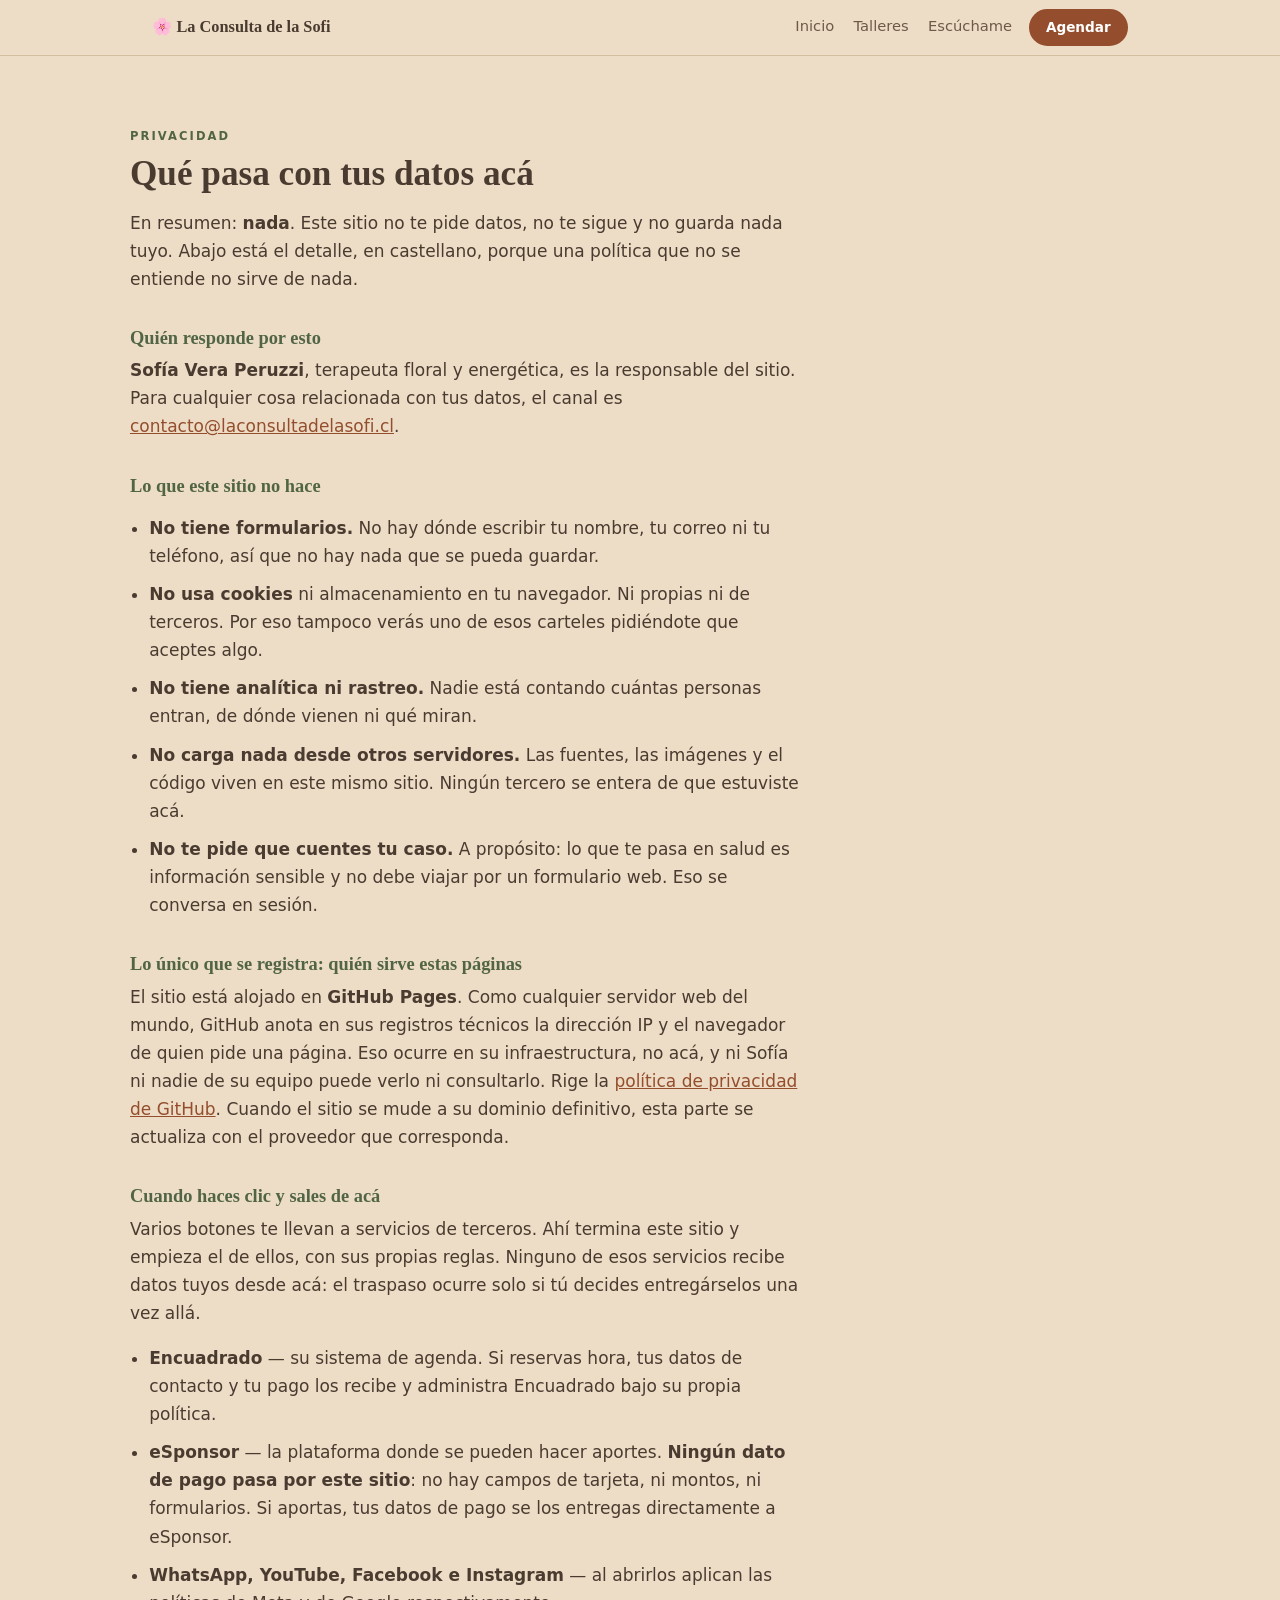
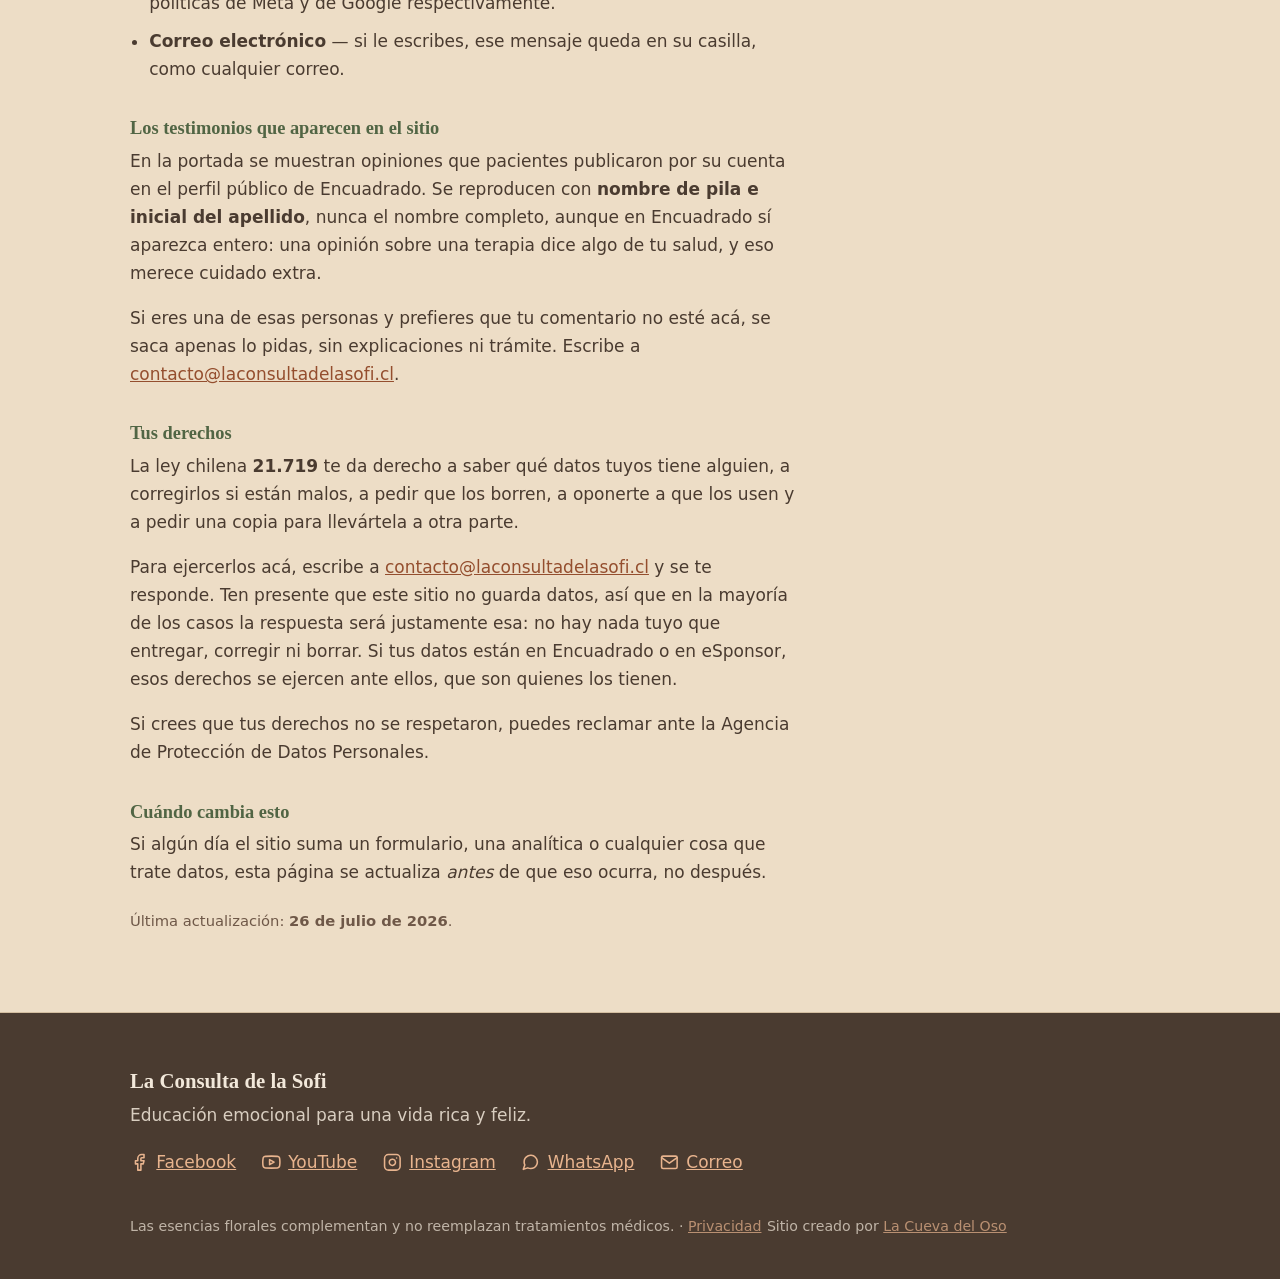
<file: sofi/sitio/privacidad.html>
<!doctype html>
<html lang="es-CL">
<head>
<meta charset="utf-8">
<meta name="viewport" content="width=device-width, initial-scale=1">
<title>Privacidad — La Consulta de la Sofi</title>
<meta name="description" content="Qué pasa con tus datos acá: el sitio no guarda nada, no usa cookies ni rastreo. Qué ocurre al salir a Encuadrado o eSponsor, y cómo ejercer tus derechos.">
<meta name="robots" content="noindex, follow">
<link rel="canonical" href="https://laconsultadelasofi.cl/privacidad.html">
<meta property="og:type" content="website">
<meta property="og:site_name" content="La Consulta de la Sofi">
<meta property="og:locale" content="es_CL">
<meta property="og:title" content="Privacidad — La Consulta de la Sofi">
<meta property="og:description" content="Este sitio no guarda datos, no usa cookies y no rastrea a nadie. Acá está el detalle.">
<meta property="og:url" content="https://laconsultadelasofi.cl/privacidad.html">
<meta property="og:image" content="https://laconsultadelasofi.cl/assets/sofi-avatar.jpg">
<meta property="og:image:width" content="400">
<meta property="og:image:height" content="400">
<meta property="og:image:alt" content="Ilustración de Sofía con audífonos rojos frente a un micrófono de radio">
<meta name="twitter:card" content="summary">
<link rel="stylesheet" href="css/estilos.css">
</head>
<body>

<!-- ponytail: nav duplicado en las 5 páginas; sin build no hay includes. Si cambia, cambiarlo en las cinco. -->
<nav>
  <div class="wrap">
    <a class="brand" href="index.html">🌸 La Consulta de la Sofi</a>
    <a class="link" href="index.html">Inicio</a>
    <a class="link" href="talleres.html">Talleres</a>
    <a class="link" href="escuchame.html">Escúchame</a>
    <a class="btn primary small" href="agendar.html">Agendar</a>
  </div>
</nav>

<main>
  <section class="legal">
    <div class="wrap">
      <span class="eyebrow">Privacidad</span>
      <h2>Qué pasa con tus datos acá</h2>
      <p>En resumen: <strong>nada</strong>. Este sitio no te pide datos, no te sigue
        y no guarda nada tuyo. Abajo está el detalle, en castellano, porque una
        política que no se entiende no sirve de nada.</p>

      <h3>Quién responde por esto</h3>
      <p><strong>Sofía Vera Peruzzi</strong>, terapeuta floral y energética, es la
        responsable del sitio. Para cualquier cosa relacionada con tus datos,
        el canal es <a href="mailto:contacto@laconsultadelasofi.cl">contacto@laconsultadelasofi.cl</a>.</p>

      <h3>Lo que este sitio no hace</h3>
      <ul>
        <li><strong>No tiene formularios.</strong> No hay dónde escribir tu nombre,
          tu correo ni tu teléfono, así que no hay nada que se pueda guardar.</li>
        <li><strong>No usa cookies</strong> ni almacenamiento en tu navegador. Ni
          propias ni de terceros. Por eso tampoco verás uno de esos carteles
          pidiéndote que aceptes algo.</li>
        <li><strong>No tiene analítica ni rastreo.</strong> Nadie está contando
          cuántas personas entran, de dónde vienen ni qué miran.</li>
        <li><strong>No carga nada desde otros servidores.</strong> Las fuentes, las
          imágenes y el código viven en este mismo sitio. Ningún tercero se entera
          de que estuviste acá.</li>
        <li><strong>No te pide que cuentes tu caso.</strong> A propósito: lo que te
          pasa en salud es información sensible y no debe viajar por un formulario
          web. Eso se conversa en sesión.</li>
      </ul>

      <h3>Lo único que se registra: quién sirve estas páginas</h3>
      <p>El sitio está alojado en <strong>GitHub Pages</strong>. Como cualquier
        servidor web del mundo, GitHub anota en sus registros técnicos la dirección
        IP y el navegador de quien pide una página. Eso ocurre en su
        infraestructura, no acá, y ni Sofía ni nadie de su equipo puede verlo ni
        consultarlo. Rige la
        <a href="https://docs.github.com/es/site-policy/privacy-policies/github-general-privacy-statement" target="_blank" rel="noopener">política de privacidad de GitHub</a>.
        Cuando el sitio se mude a su dominio definitivo, esta parte se actualiza con
        el proveedor que corresponda.</p>

      <h3>Cuando haces clic y sales de acá</h3>
      <p>Varios botones te llevan a servicios de terceros. Ahí termina este sitio y
        empieza el de ellos, con sus propias reglas. Ninguno de esos servicios
        recibe datos tuyos desde acá: el traspaso ocurre solo si tú decides
        entregárselos una vez allá.</p>
      <ul>
        <li><strong>Encuadrado</strong> — su sistema de agenda. Si reservas hora,
          tus datos de contacto y tu pago los recibe y administra Encuadrado bajo
          su propia política.</li>
        <li><strong>eSponsor</strong> — la plataforma donde se pueden hacer aportes.
          <strong>Ningún dato de pago pasa por este sitio</strong>: no hay campos de
          tarjeta, ni montos, ni formularios. Si aportas, tus datos de pago se los
          entregas directamente a eSponsor.</li>
        <li><strong>WhatsApp, YouTube, Facebook e Instagram</strong> — al abrirlos
          aplican las políticas de Meta y de Google respectivamente.</li>
        <li><strong>Correo electrónico</strong> — si le escribes, ese mensaje queda
          en su casilla, como cualquier correo.</li>
      </ul>

      <h3>Los testimonios que aparecen en el sitio</h3>
      <p>En la portada se muestran opiniones que pacientes publicaron por su cuenta
        en el perfil público de Encuadrado. Se reproducen con
        <strong>nombre de pila e inicial del apellido</strong>, nunca el nombre
        completo, aunque en Encuadrado sí aparezca entero: una opinión sobre una
        terapia dice algo de tu salud, y eso merece cuidado extra.</p>
      <p>Si eres una de esas personas y prefieres que tu comentario no esté acá, se
        saca apenas lo pidas, sin explicaciones ni trámite. Escribe a
        <a href="mailto:contacto@laconsultadelasofi.cl">contacto@laconsultadelasofi.cl</a>.</p>

      <h3>Tus derechos</h3>
      <p>La ley chilena <strong>21.719</strong> te da derecho a saber qué datos
        tuyos tiene alguien, a corregirlos si están malos, a pedir que los borren,
        a oponerte a que los usen y a pedir una copia para llevártela a otra parte.</p>
      <p>Para ejercerlos acá, escribe a
        <a href="mailto:contacto@laconsultadelasofi.cl">contacto@laconsultadelasofi.cl</a>
        y se te responde. Ten presente que este sitio no guarda datos, así que en la
        mayoría de los casos la respuesta será justamente esa: no hay nada tuyo que
        entregar, corregir ni borrar. Si tus datos están en Encuadrado o en
        eSponsor, esos derechos se ejercen ante ellos, que son quienes los tienen.</p>
      <p>Si crees que tus derechos no se respetaron, puedes reclamar ante la
        Agencia de Protección de Datos Personales.</p>

      <h3>Cuándo cambia esto</h3>
      <p>Si algún día el sitio suma un formulario, una analítica o cualquier cosa
        que trate datos, esta página se actualiza <em>antes</em> de que eso ocurra,
        no después.</p>

      <p class="nota-pie">Última actualización: <strong>26 de julio de 2026</strong>.</p>
    </div>
  </section>
</main>

<!-- ponytail: footer duplicado en las 5 páginas. Si cambia, cambiarlo en las cinco. -->
<footer>
  <div class="wrap">
    <h2 style="font-size:1.3rem">La Consulta de la Sofi</h2>
    <p style="opacity:.85">Educación emocional para una vida rica y feliz.</p>
    <ul class="links">
      <li><a class="ico-link" href="https://www.facebook.com/LaConsultaDeLaSofi" target="_blank" rel="noopener"><svg class="ico" viewBox="0 0 24 24" aria-hidden="true"><path d="M18 2h-3a5 5 0 0 0-5 5v3H7v4h3v8h4v-8h3l1-4h-4V7a1 1 0 0 1 1-1h3z"/></svg>Facebook</a></li>
      <li><a class="ico-link" href="https://www.youtube.com/@LaConsultadelaSofi" target="_blank" rel="noopener"><svg class="ico" viewBox="0 0 24 24" aria-hidden="true"><path d="M22.54 6.42a2.78 2.78 0 0 0-1.94-2C18.88 4 12 4 12 4s-6.88 0-8.6.46a2.78 2.78 0 0 0-1.94 2A29 29 0 0 0 1 11.75a29 29 0 0 0 .46 5.33A2.78 2.78 0 0 0 3.4 19c1.72.46 8.6.46 8.6.46s6.88 0 8.6-.46a2.78 2.78 0 0 0 1.94-1.92 29 29 0 0 0 .46-5.25 29 29 0 0 0-.46-5.41z"/><polygon points="9.75 15.02 15.5 11.75 9.75 8.48 9.75 15.02"/></svg>YouTube</a></li>
      <li><a class="ico-link" href="https://www.instagram.com/laconsultadelasofi/" target="_blank" rel="noopener"><svg class="ico" viewBox="0 0 24 24" aria-hidden="true"><rect x="2" y="2" width="20" height="20" rx="5"/><path d="M16 11.37A4 4 0 1 1 12.63 8 4 4 0 0 1 16 11.37z"/><line x1="17.5" y1="6.5" x2="17.51" y2="6.5"/></svg>Instagram</a></li>
      <li><a class="ico-link" href="https://wa.me/56928192203?text=Hola%20Sofi%2C%20te%20escribo%20desde%20tu%20p%C3%A1gina" target="_blank" rel="noopener"><svg class="ico" viewBox="0 0 24 24" aria-hidden="true"><path d="M21 11.5a8.38 8.38 0 0 1-.9 3.8 8.5 8.5 0 0 1-7.6 4.7 8.38 8.38 0 0 1-3.8-.9L3 21l1.9-5.7a8.38 8.38 0 0 1-.9-3.8 8.5 8.5 0 0 1 4.7-7.6 8.38 8.38 0 0 1 3.8-.9h.5a8.48 8.48 0 0 1 8 8z"/></svg>WhatsApp</a></li>
      <li><a class="ico-link" href="mailto:contacto@laconsultadelasofi.cl"><svg class="ico" viewBox="0 0 24 24" aria-hidden="true"><rect x="2" y="4" width="20" height="16" rx="2"/><polyline points="22,6 12,13 2,6"/></svg>Correo</a></li>
    </ul>
    <small>Las esencias florales complementan y no reemplazan tratamientos médicos. · <a href="privacidad.html">Privacidad</a></small>
    <small>Sitio creado por <a href="https://lacuevadeloso.cl" target="_blank" rel="noopener">La Cueva del Oso</a></small>
  </div>
</footer>


</body>
</html>
</file>
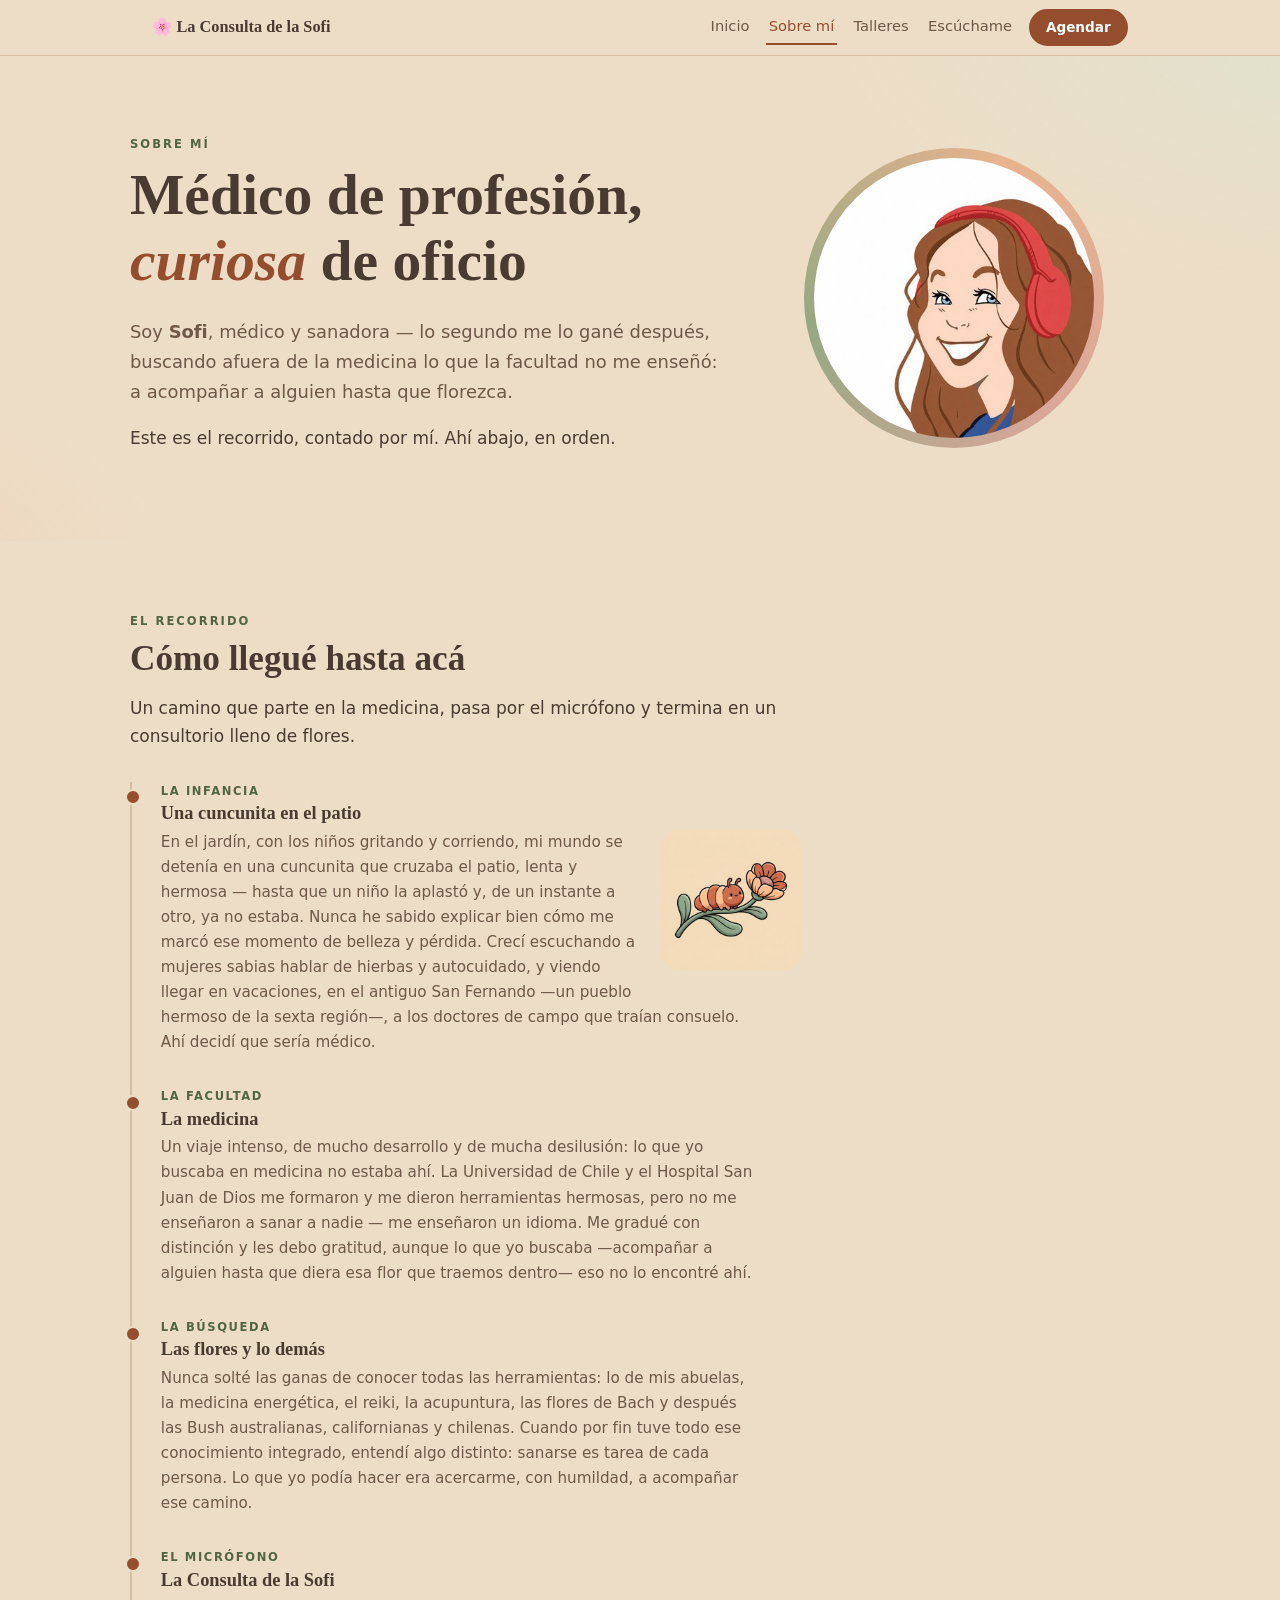
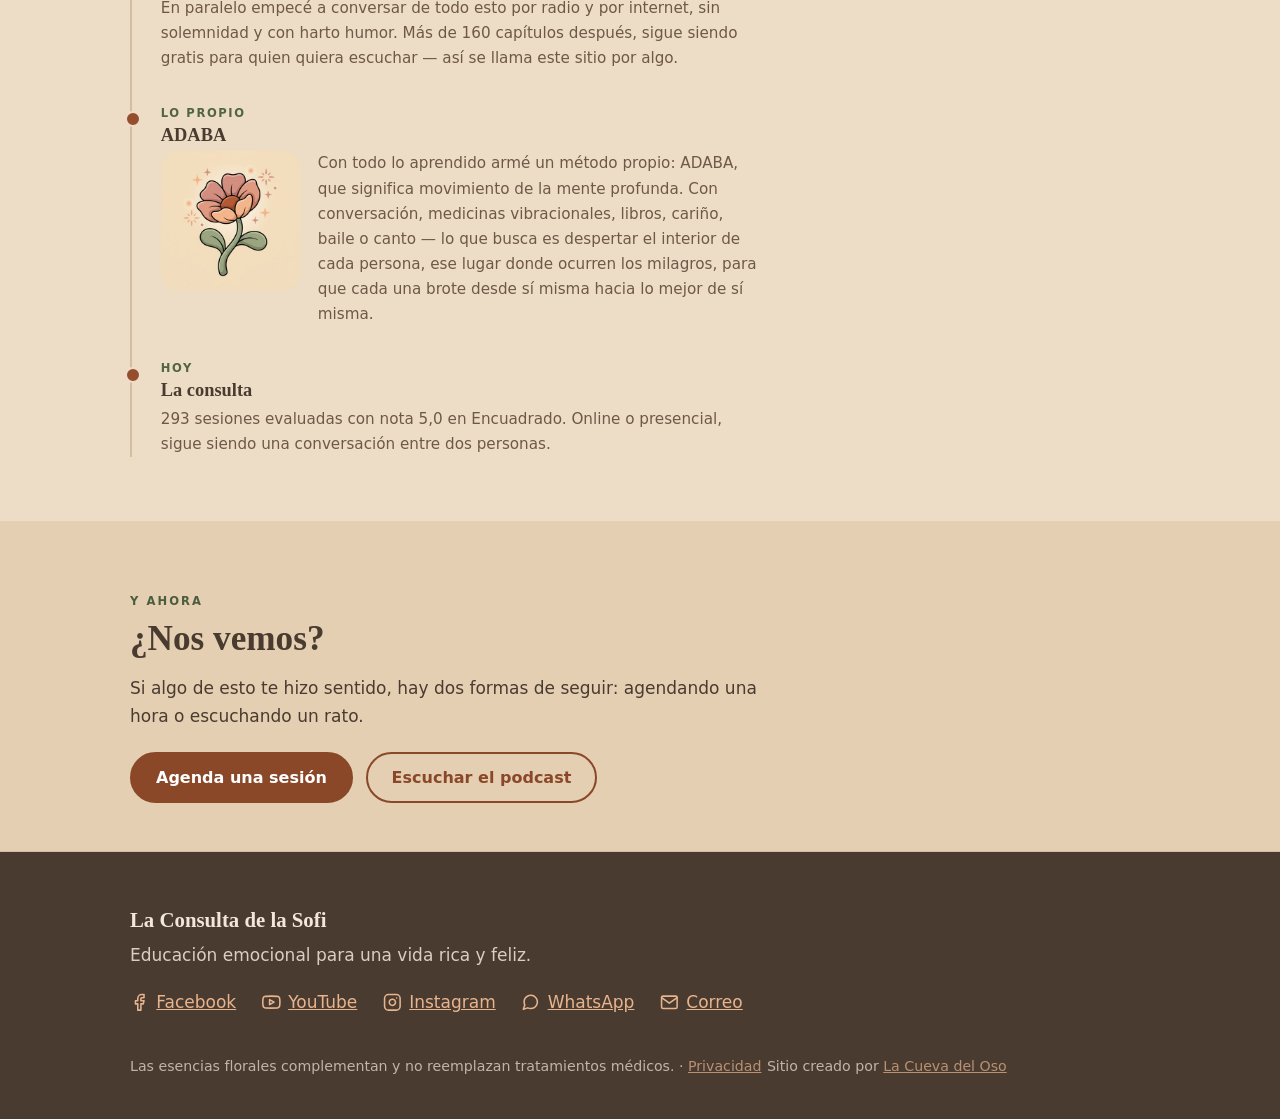
<file: sofi/sitio/sobre-mi.html>
<!doctype html>
<html lang="es-CL">
<head>
<meta charset="utf-8">
<meta name="viewport" content="width=device-width, initial-scale=1">
<title>Sobre mí — La Consulta de la Sofi</title>
<meta name="description" content="Quién es Sofía Vera: médico, comunicadora y terapeuta floral. Su recorrido desde la radio hasta ADABA, su método propio.">
<link rel="canonical" href="https://laconsultadelasofi.cl/sobre-mi.html">
<meta property="og:type" content="profile">
<meta property="og:site_name" content="La Consulta de la Sofi">
<meta property="og:locale" content="es_CL">
<meta property="og:title" content="Sobre mí — Sofía Vera">
<meta property="og:description" content="Médico, comunicadora y terapeuta floral. Mi recorrido desde la radio hasta ADABA.">
<meta property="og:url" content="https://laconsultadelasofi.cl/sobre-mi.html">
<meta property="og:image" content="https://laconsultadelasofi.cl/assets/sofi-avatar.jpg">
<meta property="og:image:width" content="400">
<meta property="og:image:height" content="400">
<meta property="og:image:alt" content="Ilustración de Sofía con audífonos rojos frente a un micrófono de radio">
<meta name="twitter:card" content="summary">
<link rel="stylesheet" href="css/estilos.css">
</head>
<body>

<!-- ponytail: nav duplicado en las 6 páginas; sin build no hay includes. Si cambia, cambiarlo en las 6. -->
<nav>
  <div class="wrap">
    <a class="brand" href="index.html">🌸 La Consulta de la Sofi</a>
    <a class="link" href="index.html">Inicio</a>
    <a class="link" href="sobre-mi.html" aria-current="page">Sobre mí</a>
    <a class="link" href="talleres.html">Talleres</a>
    <a class="link" href="escuchame.html">Escúchame</a>
    <a class="btn primary small" href="agendar.html">Agendar</a>
  </div>
</nav>

<main>
  <div class="hero">
    <div class="wrap">
      <div>
        <span class="eyebrow">Sobre mí</span>
        <h1>Médico de profesión, <em>curiosa</em> de oficio</h1>
        <p class="sub">Soy <strong>Sofi</strong>, médico y sanadora — lo segundo me lo gané después, buscando afuera de la medicina lo que la facultad no me enseñó: a acompañar a alguien hasta que florezca.</p>
        <p>Este es el recorrido, contado por mí. Ahí abajo, en orden.</p>
      </div>
      <div class="avatar-ring">
        <img src="assets/sofi-retrato.jpg" width="320" height="320" alt="Ilustración de Sofía con audífonos rojos">
      </div>
    </div>
  </div>

  <!-- Línea de tiempo SIN años a propósito: las fechas exactas las confirma
       Sofía junto con su biografía. Ningún dato acá está inventado — todos
       salen de lo ya publicado y verificado en index.html. -->
  <section>
    <div class="wrap">
      <span class="eyebrow">El recorrido</span>
      <h2>Cómo llegué hasta acá</h2>
      <p>Un camino que parte en la medicina, pasa por el micrófono y termina en un consultorio lleno de flores.</p>
      <ol class="timeline">
        <li>
          <span class="cuando">La infancia</span>
          <h3 class="hito">Una cuncunita en el patio</h3>
          <img src="assets/sofi-cuncunita.jpg" alt="Ilustración de una cuncunita sobre una rama junto a una flor" style="float:right; width:140px; max-width:40%; height:auto; margin:0 0 .8em 1em; border-radius:var(--radius)">
          <p>En el jardín, con los niños gritando y corriendo, mi mundo se detenía en una cuncunita que cruzaba el patio, lenta y hermosa — hasta que un niño la aplastó y, de un instante a otro, ya no estaba. Nunca he sabido explicar bien cómo me marcó ese momento de belleza y pérdida. Crecí escuchando a mujeres sabias hablar de hierbas y autocuidado, y viendo llegar en vacaciones, en el antiguo San Fernando —un pueblo hermoso de la sexta región—, a los doctores de campo que traían consuelo. Ahí decidí que sería médico.</p>
        </li>
        <li>
          <span class="cuando">La facultad</span>
          <h3 class="hito">La medicina</h3>
          <p>Un viaje intenso, de mucho desarrollo y de mucha desilusión: lo que yo buscaba en medicina no estaba ahí. La Universidad de Chile y el Hospital San Juan de Dios me formaron y me dieron herramientas hermosas, pero no me enseñaron a sanar a nadie — me enseñaron un idioma. Me gradué con distinción y les debo gratitud, aunque lo que yo buscaba —acompañar a alguien hasta que diera esa flor que traemos dentro— eso no lo encontré ahí.</p>
        </li>
        <li>
          <span class="cuando">La búsqueda</span>
          <h3 class="hito">Las flores y lo demás</h3>
          <p>Nunca solté las ganas de conocer todas las herramientas: lo de mis abuelas, la medicina energética, el reiki, la acupuntura, las flores de Bach y después las Bush australianas, californianas y chilenas. Cuando por fin tuve todo ese conocimiento integrado, entendí algo distinto: sanarse es tarea de cada persona. Lo que yo podía hacer era acercarme, con humildad, a acompañar ese camino.</p>
        </li>
        <li>
          <span class="cuando">El micrófono</span>
          <h3 class="hito">La Consulta de la Sofi</h3>
          <p>En paralelo empecé a conversar de todo esto por radio y por internet, sin solemnidad y con harto humor. Más de 160 capítulos después, sigue siendo gratis para quien quiera escuchar — así se llama este sitio por algo.</p>
        </li>
        <li>
          <span class="cuando">Lo propio</span>
          <h3 class="hito">ADABA</h3>
          <img src="assets/sofi-flor.jpg" alt="Ilustración de una flor en plena floración" style="float:left; width:140px; max-width:40%; height:auto; margin:0 1em .8em 0; border-radius:var(--radius)">
          <p>Con todo lo aprendido armé un método propio: ADABA, que significa movimiento de la mente profunda. Con conversación, medicinas vibracionales, libros, cariño, baile o canto — lo que busca es despertar el interior de cada persona, ese lugar donde ocurren los milagros, para que cada una brote desde sí misma hacia lo mejor de sí misma.</p>
        </li>
        <li>
          <span class="cuando">Hoy</span>
          <h3 class="hito">La consulta</h3>
          <p>293 sesiones evaluadas con nota 5,0 en Encuadrado. Online o presencial, sigue siendo una conversación entre dos personas.</p>
        </li>
      </ol>
    </div>
  </section>

  <section class="alt" style="padding-bottom:3rem">
    <div class="wrap">
      <span class="eyebrow">Y ahora</span>
      <h2>¿Nos vemos?</h2>
      <p>Si algo de esto te hizo sentido, hay dos formas de seguir: agendando una hora o escuchando un rato.</p>
      <div class="cta-row">
        <a class="btn primary" href="https://wa.me/56928192203?text=Hola%20Sofi%2C%20te%20escribo%20desde%20tu%20p%C3%A1gina" target="_blank" rel="noopener">Agenda una sesión</a>
        <a class="btn" href="escuchame.html">Escuchar el podcast</a>
      </div>
    </div>
  </section>
</main>

<!-- ponytail: footer duplicado en las 6 páginas. Si cambia, cambiarlo en las 6. -->
<footer>
  <div class="wrap">
    <h2 style="font-size:1.3rem">La Consulta de la Sofi</h2>
    <p style="opacity:.85">Educación emocional para una vida rica y feliz.</p>
    <ul class="links">
      <li><a class="ico-link" href="https://www.facebook.com/LaConsultaDeLaSofi" target="_blank" rel="noopener"><svg class="ico" viewBox="0 0 24 24" aria-hidden="true"><path d="M18 2h-3a5 5 0 0 0-5 5v3H7v4h3v8h4v-8h3l1-4h-4V7a1 1 0 0 1 1-1h3z"/></svg>Facebook</a></li>
      <li><a class="ico-link" href="https://www.youtube.com/@LaConsultadelaSofi" target="_blank" rel="noopener"><svg class="ico" viewBox="0 0 24 24" aria-hidden="true"><path d="M22.54 6.42a2.78 2.78 0 0 0-1.94-2C18.88 4 12 4 12 4s-6.88 0-8.6.46a2.78 2.78 0 0 0-1.94 2A29 29 0 0 0 1 11.75a29 29 0 0 0 .46 5.33A2.78 2.78 0 0 0 3.4 19c1.72.46 8.6.46 8.6.46s6.88 0 8.6-.46a2.78 2.78 0 0 0 1.94-1.92 29 29 0 0 0 .46-5.25 29 29 0 0 0-.46-5.41z"/><polygon points="9.75 15.02 15.5 11.75 9.75 8.48 9.75 15.02"/></svg>YouTube</a></li>
      <li><a class="ico-link" href="https://www.instagram.com/laconsultadelasofi/" target="_blank" rel="noopener"><svg class="ico" viewBox="0 0 24 24" aria-hidden="true"><rect x="2" y="2" width="20" height="20" rx="5"/><path d="M16 11.37A4 4 0 1 1 12.63 8 4 4 0 0 1 16 11.37z"/><line x1="17.5" y1="6.5" x2="17.51" y2="6.5"/></svg>Instagram</a></li>
      <li><a class="ico-link" href="https://wa.me/56928192203?text=Hola%20Sofi%2C%20te%20escribo%20desde%20tu%20p%C3%A1gina" target="_blank" rel="noopener"><svg class="ico" viewBox="0 0 24 24" aria-hidden="true"><path d="M21 11.5a8.38 8.38 0 0 1-.9 3.8 8.5 8.5 0 0 1-7.6 4.7 8.38 8.38 0 0 1-3.8-.9L3 21l1.9-5.7a8.38 8.38 0 0 1-.9-3.8 8.5 8.5 0 0 1 4.7-7.6 8.38 8.38 0 0 1 3.8-.9h.5a8.48 8.48 0 0 1 8 8z"/></svg>WhatsApp</a></li>
      <li><a class="ico-link" href="mailto:contacto@laconsultadelasofi.cl"><svg class="ico" viewBox="0 0 24 24" aria-hidden="true"><rect x="2" y="4" width="20" height="16" rx="2"/><polyline points="22,6 12,13 2,6"/></svg>Correo</a></li>
    </ul>
    <small>Las esencias florales complementan y no reemplazan tratamientos médicos. · <a href="privacidad.html">Privacidad</a></small>
    <small>Sitio creado por <a href="https://lacuevadeloso.cl" target="_blank" rel="noopener">La Cueva del Oso</a></small>
  </div>
</footer>

</body>
</html>
</file>
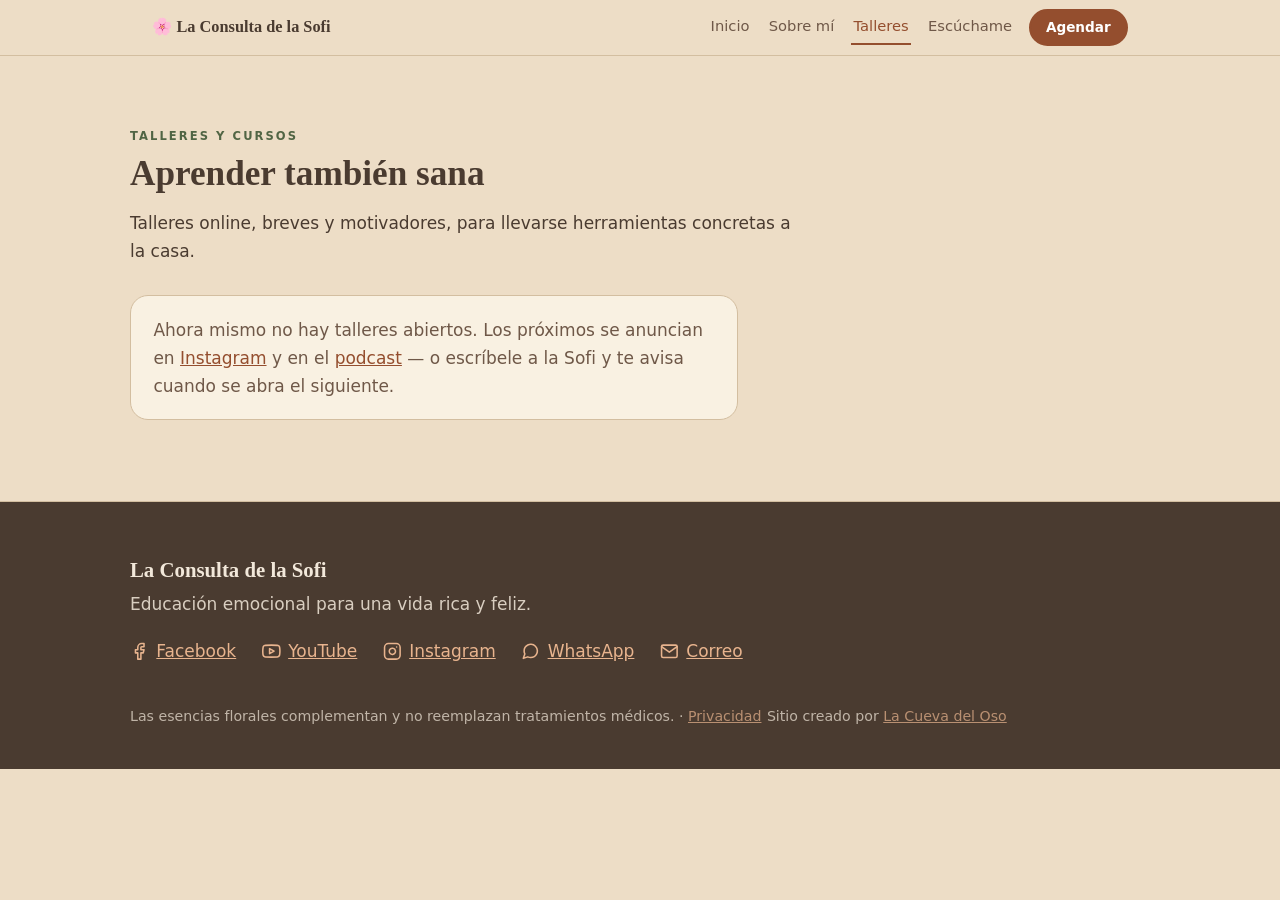
<file: sofi/sitio/talleres.html>
<!doctype html>
<html lang="es-CL">
<head>
<meta charset="utf-8">
<meta name="viewport" content="width=device-width, initial-scale=1">
<title>Talleres y cursos — La Consulta de la Sofi</title>
<meta name="description" content="Talleres y cursos de terapia floral y educación emocional con Sofía Vera. Acá aparecen las fechas cuando hay cartelera abierta.">
<link rel="canonical" href="https://laconsultadelasofi.cl/talleres.html">
<meta property="og:type" content="website">
<meta property="og:site_name" content="La Consulta de la Sofi">
<meta property="og:locale" content="es_CL">
<meta property="og:title" content="Talleres y cursos con la Sofi">
<meta property="og:description" content="Terapia floral y educación emocional en grupo. Fechas e inscripciones.">
<meta property="og:url" content="https://laconsultadelasofi.cl/talleres.html">
<meta property="og:image" content="https://laconsultadelasofi.cl/assets/sofi-avatar.jpg">
<meta property="og:image:width" content="400">
<meta property="og:image:height" content="400">
<meta property="og:image:alt" content="Ilustración de Sofía con audífonos rojos frente a un micrófono de radio">
<meta name="twitter:card" content="summary">
<link rel="stylesheet" href="css/estilos.css">
</head>
<body>

<!-- ponytail: nav duplicado en las 6 páginas; sin build no hay includes. Si cambia, cambiarlo en las 6. -->
<nav>
  <div class="wrap">
    <a class="brand" href="index.html">🌸 La Consulta de la Sofi</a>
    <a class="link" href="index.html">Inicio</a>
    <a class="link" href="sobre-mi.html">Sobre mí</a>
    <a class="link" href="talleres.html" aria-current="page">Talleres</a>
    <a class="link" href="escuchame.html">Escúchame</a>
    <a class="btn primary small" href="agendar.html">Agendar</a>
  </div>
</nav>

<main>
  <section>
    <div class="wrap">
      <span class="eyebrow">Talleres y cursos</span>
      <h2>Aprender también sana</h2>
      <p>Talleres online, breves y motivadores, para llevarse herramientas concretas a la casa.</p>
      <div class="grid" id="lista-talleres"></div>
    </div>
  </section>
</main>

<!-- ponytail: footer duplicado en las 6 páginas. Si cambia, cambiarlo en las 6. -->
<footer>
  <div class="wrap">
    <h2 style="font-size:1.3rem">La Consulta de la Sofi</h2>
    <p style="opacity:.85">Educación emocional para una vida rica y feliz.</p>
    <ul class="links">
      <li><a class="ico-link" href="https://www.facebook.com/LaConsultaDeLaSofi" target="_blank" rel="noopener"><svg class="ico" viewBox="0 0 24 24" aria-hidden="true"><path d="M18 2h-3a5 5 0 0 0-5 5v3H7v4h3v8h4v-8h3l1-4h-4V7a1 1 0 0 1 1-1h3z"/></svg>Facebook</a></li>
      <li><a class="ico-link" href="https://www.youtube.com/@LaConsultadelaSofi" target="_blank" rel="noopener"><svg class="ico" viewBox="0 0 24 24" aria-hidden="true"><path d="M22.54 6.42a2.78 2.78 0 0 0-1.94-2C18.88 4 12 4 12 4s-6.88 0-8.6.46a2.78 2.78 0 0 0-1.94 2A29 29 0 0 0 1 11.75a29 29 0 0 0 .46 5.33A2.78 2.78 0 0 0 3.4 19c1.72.46 8.6.46 8.6.46s6.88 0 8.6-.46a2.78 2.78 0 0 0 1.94-1.92 29 29 0 0 0 .46-5.25 29 29 0 0 0-.46-5.41z"/><polygon points="9.75 15.02 15.5 11.75 9.75 8.48 9.75 15.02"/></svg>YouTube</a></li>
      <li><a class="ico-link" href="https://www.instagram.com/laconsultadelasofi/" target="_blank" rel="noopener"><svg class="ico" viewBox="0 0 24 24" aria-hidden="true"><rect x="2" y="2" width="20" height="20" rx="5"/><path d="M16 11.37A4 4 0 1 1 12.63 8 4 4 0 0 1 16 11.37z"/><line x1="17.5" y1="6.5" x2="17.51" y2="6.5"/></svg>Instagram</a></li>
      <li><a class="ico-link" href="https://wa.me/56928192203?text=Hola%20Sofi%2C%20te%20escribo%20desde%20tu%20p%C3%A1gina" target="_blank" rel="noopener"><svg class="ico" viewBox="0 0 24 24" aria-hidden="true"><path d="M21 11.5a8.38 8.38 0 0 1-.9 3.8 8.5 8.5 0 0 1-7.6 4.7 8.38 8.38 0 0 1-3.8-.9L3 21l1.9-5.7a8.38 8.38 0 0 1-.9-3.8 8.5 8.5 0 0 1 4.7-7.6 8.38 8.38 0 0 1 3.8-.9h.5a8.48 8.48 0 0 1 8 8z"/></svg>WhatsApp</a></li>
      <li><a class="ico-link" href="mailto:contacto@laconsultadelasofi.cl"><svg class="ico" viewBox="0 0 24 24" aria-hidden="true"><rect x="2" y="4" width="20" height="16" rx="2"/><polyline points="22,6 12,13 2,6"/></svg>Correo</a></li>
    </ul>
    <small>Las esencias florales complementan y no reemplazan tratamientos médicos. · <a href="privacidad.html">Privacidad</a></small>
    <small>Sitio creado por <a href="https://lacuevadeloso.cl" target="_blank" rel="noopener">La Cueva del Oso</a></small>
  </div>
</footer>

<script src="js/datos.js" defer></script>
<script src="js/talleres.js" defer></script>
</body>
</html>
</file>
<file: Dulce_tentacion/styles.css>
@font-face{font-family:Outfit;src:url('assets/outfit-latin.woff2') format('woff2');font-style:normal;font-weight:100 900;font-display:swap}
:root{--paper:#f5eee4;--paper-deep:#eee2d3;--ink:#38271f;--muted:#6e584b;--accent:#9b432d;--line:#d8c8b7;--white:#fff9f1;--radius:6px;color-scheme:light;font-family:Outfit,'Trebuchet MS',Arial,sans-serif;color:var(--ink);background:var(--paper);font-synthesis:none}
*{box-sizing:border-box}html{scroll-behavior:smooth;scroll-padding-top:105px}body{margin:0}a{color:inherit;text-decoration:none}button{font:inherit}a,button{-webkit-tap-highlight-color:transparent}a:focus-visible,button:focus-visible{outline:3px solid var(--accent);outline-offset:6px}img{display:block;width:100%;height:100%;object-fit:cover}figure,p,h1,h2,h3{margin:0}.header,main,footer,.proposal-note{max-width:1600px;margin-inline:auto}.header{height:100px;padding:0 5.5%;display:flex;justify-content:space-between;align-items:center}.wordmark{font-size:26px;font-weight:650;letter-spacing:-1.1px;line-height:1.05;display:inline-block;flex-shrink:0}.wordmark span{display:block;font-size:10px;font-weight:500;letter-spacing:4.2px;text-align:center;margin-top:8px}.header nav{display:flex;gap:34px;align-items:center;font-size:14px}.header nav a{padding:12px 0}.header nav a:last-child{border-bottom:1px solid var(--ink)}.header nav a span{margin-left:22px}.header nav a:hover,.text-link:hover,footer>a:last-child:hover{color:var(--accent)}.menu-toggle{display:none}.hero{padding:18px 5.5% 0;display:grid;grid-template-columns:1fr 1fr;column-gap:4%;align-items:center}.hero-copy{padding-block:25px 40px}.eyebrow{font-size:11px;letter-spacing:2px;font-weight:550;color:var(--accent);margin-bottom:27px}h1{font-size:clamp(45px,5.7vw,84px);font-weight:500;letter-spacing:-4px;line-height:1.04}em{font-style:normal;color:var(--accent)}.hero-description{max-width:345px;font-size:17px;line-height:1.65;margin-top:28px;color:var(--muted)}.button{display:inline-flex;gap:30px;align-items:center;justify-content:space-between;background:var(--accent);color:var(--white);padding:18px 23px;border-radius:var(--radius);font-size:14px;font-weight:450;white-space:nowrap;transition:background .2s,transform .2s}.hero .button{margin-top:33px}.button:hover{background:#77321f;transform:translateY(-2px)}.button:active{transform:translateY(0)}.button span{font-size:21px;line-height:1}.hero-photo{height:clamp(390px,38vw,565px);border-radius:46% 46% var(--radius) var(--radius);overflow:hidden;background:var(--paper-deep)}.hero-photo img{object-position:42% center}.hero-foot{grid-column:1/-1;display:flex;justify-content:space-between;border-bottom:1px solid var(--line);padding:28px 0 22px;margin-top:18px;color:var(--muted);font-size:13px}.hero-foot span:first-child{font-size:10px;letter-spacing:2px}.section{margin-inline:5.5%;padding-block:100px}h2{font-size:clamp(35px,4vw,59px);line-height:1.12;font-weight:500;letter-spacing:-2px}.story{display:grid;grid-template-columns:1fr 1fr;gap:8%;padding-block:106px 103px}.small-label{display:block;font-size:14px;margin-bottom:22px;color:var(--accent)}.story-body{max-width:440px;padding-top:6px}.story-body p{font-size:17px;color:var(--muted);line-height:1.8;margin-bottom:18px}.signature{display:block;font-size:13px;line-height:1.7;margin-top:28px;color:var(--muted)}.signature strong{font-size:21px;font-weight:500;color:var(--accent)}.moments{border-top:1px solid var(--line);padding-top:78px}.moments-heading{text-align:center}.moments-heading p{font-size:16px;line-height:1.65;color:var(--muted);margin-top:22px}.moments-layout{display:grid;grid-template-columns:1fr 1.05fr;gap:10%;align-items:center;margin-top:56px}.hands-photo{position:relative}.hands-photo img{height:480px;border-radius:var(--radius);background:var(--paper-deep);object-position:center 65%}.hands-photo figcaption{font-size:12px;color:var(--muted);padding-top:14px}.moments-list article{display:flex;gap:25px;padding:26px 0}.moments-list article+article{border-top:1px solid var(--line)}.moment-number{font-size:12px;color:var(--accent);padding-top:7px}.moments-list h3{font-size:26px;font-weight:500;letter-spacing:-.5px}.moments-list p{max-width:310px;font-size:16px;line-height:1.65;color:var(--muted);margin-top:12px}.text-link{display:inline-flex;gap:25px;align-items:center;font-size:14px;border-bottom:1px solid var(--ink);padding-bottom:10px;margin-top:26px}.visit{background:var(--paper-deep);margin:0 2.5%;padding:75px 6%;display:grid;grid-template-columns:1.2fr 1fr;gap:10%;align-items:center;border-radius:var(--radius)}.visit-copy>p:not(.eyebrow){font-size:16px;max-width:370px;line-height:1.7;margin:24px 0 30px;color:var(--muted)}.visit-note{background:var(--paper);padding:40px 32px;text-align:center;transform:rotate(3deg);border:1px solid #dccab5;box-shadow:7px 12px 0 #e3d3c0}.note-top{font-size:14px;color:var(--muted)}.visit-note p{font-size:clamp(24px,3vw,42px);font-weight:450;line-height:1.22;letter-spacing:-1px;margin:30px 0}.note-bottom{font-size:9px;letter-spacing:1.5px}footer{padding:60px 5.5% 38px;display:flex;align-items:center;justify-content:space-between;gap:20px}footer p,footer>a:last-child{font-size:13px;color:var(--muted)}footer .wordmark{font-size:23px}.proposal-note{padding:18px 5.5%;border-top:1px solid var(--line);font-size:11px;line-height:1.6;color:var(--muted)}.skip-link{position:fixed;top:-100px;left:20px;padding:14px;background:var(--white);z-index:30}.skip-link:focus{top:15px}
@media(min-width:1500px){.header{height:80px}.hero{padding-top:30px}}
@media(min-width:769px) and (max-width:1499px){.header{height:80px}}
@media(max-width:1000px){.header nav{gap:20px}.hero{column-gap:3%}h1{letter-spacing:-2.5px}.hero-description{font-size:16px}.story{gap:6%}.moments-layout{gap:6%}.visit{gap:6%}.visit-note{padding:30px 20px}.hands-photo img{height:430px}}
@media(max-width:768px){html{scroll-padding-top:25px}.header{height:84px;padding-inline:6%;position:relative;z-index:5}.wordmark{font-size:24px}.menu-toggle{display:flex;gap:16px;align-items:center;background:none;border:1px solid var(--line);padding:10px 14px;border-radius:var(--radius);font-size:13px;color:var(--ink)}.menu-toggle span{font-size:20px;line-height:1}.header nav{display:none;position:absolute;left:0;right:0;top:84px;padding:20px 6% 30px;background:var(--paper);border-bottom:1px solid var(--line);flex-direction:column;align-items:stretch;gap:8px;box-shadow:0 12px 16px #38271f0d}.header nav.is-open{display:flex}.header nav a:last-child{border-bottom:0}.hero{padding:25px 6% 0;grid-template-columns:1fr}.hero-copy{padding:0 0 36px}.eyebrow{font-size:9px;letter-spacing:1.6px;margin-bottom:23px}h1{font-size:clamp(45px,9.4vw,70px);letter-spacing:-2.6px;line-height:1.05}.hero-description{margin-top:23px;max-width:350px}.hero .button{margin-top:25px}.hero-photo{height:370px;max-width:600px;border-radius:40% 40% var(--radius) var(--radius)}.hero-foot{padding-block:22px;margin-top:4px;font-size:11px;gap:16px}.hero-foot span:first-child{font-size:8px;letter-spacing:1px}.section{margin-inline:6%;padding-block:66px}.story{grid-template-columns:1fr;gap:26px}h2{font-size:39px;letter-spacing:-1.5px}.story-body p{font-size:16px}.small-label{margin-bottom:17px}.moments-heading{text-align:left}.moments-layout{grid-template-columns:1fr;gap:25px;margin-top:35px}.hands-photo img{height:390px}.moments-list article{padding-block:22px}.moments-list h3{font-size:24px}.moments-list p{max-width:none}.text-link{gap:18px;font-size:13px}.visit{margin:0 4%;padding:50px 7%;grid-template-columns:1fr;gap:45px}.visit-note{transform:rotate(2deg);max-width:400px;width:100%;justify-self:center;padding:30px 22px}.visit-note p{font-size:35px;margin-block:25px}footer{flex-direction:column;text-align:center;gap:24px;padding:45px 6% 32px}.proposal-note{text-align:center;padding-inline:7%}}
@media(max-width:360px){.hero-foot{flex-direction:column;gap:8px}.hero-photo{height:310px}.button{gap:18px;font-size:13px;padding-inline:18px}h2{font-size:34px}.hero-description{font-size:15px}.text-link{font-size:12px;gap:12px}}
@media(prefers-reduced-motion:reduce){html{scroll-behavior:auto}*,*::before,*::after{transition:none!important;animation:none!important}}
.menu-section{display:grid;grid-template-columns:1fr 1fr;gap:10%;align-items:center;padding:65px 5%;background:#eee2d3;border-radius:6px;margin-bottom:85px}.menu-intro>p{font-size:17px;line-height:1.7;max-width:300px;margin-top:25px;color:var(--muted)}.menu-source{display:block;font-size:12px;line-height:1.7;max-width:290px;color:var(--muted);margin-top:30px}.menu-board{background:#303330;color:#fff6e9;border:9px solid #ad7952;padding:32px 30px 25px;box-shadow:5px 8px 0 #ddcbb5;transform:rotate(-1deg)}.board-title{text-align:center;font-size:27px;font-weight:500;letter-spacing:-1px}.board-title span{display:block;font-size:9px;letter-spacing:2px;font-weight:400;margin-top:10px}.menu-board dl{margin:25px 0}.menu-board dl>div{display:flex;align-items:baseline;justify-content:space-between;gap:18px;padding:10px 0;font-size:16px}.menu-board dd{margin:0;font-variant-numeric:tabular-nums}.menu-board>p{text-align:center;font-size:12px;padding-top:15px;border-top:1px solid #777970;color:#ded8ca}address{font-style:normal;font-size:17px;line-height:1.65;margin-top:28px}address strong{font-weight:550}.visit-actions{display:flex;flex-wrap:wrap;align-items:center;gap:20px}.visit-actions .text-link{margin-top:0;font-size:13px;gap:14px}
@media(max-width:768px){.menu-section{grid-template-columns:1fr;gap:35px;padding:42px 7%;margin-bottom:60px}.menu-intro>p{max-width:none}.menu-source{max-width:none;margin-top:20px}.menu-board{padding:26px 20px}.menu-board dl>div{font-size:15px}.board-title{font-size:26px}.visit-actions{align-items:flex-start;flex-direction:column;gap:25px}}
.skip-link:not(:focus){clip-path:inset(50%)}
</file>
<file: Dulce_tentacion/character.css>
/* Direction: friendly café signage, paper and chalk; photo-led welcome.
   Bree evokes the rounded lettering in the supplied flyer. Caveat is reserved
   for handwritten notes; Outfit remains the functional reading face. */
@font-face{font-family:Bree;src:url('assets/bree-serif.woff2') format('woff2');font-weight:400;font-display:swap}
@font-face{font-family:Caveat;src:url('assets/caveat.woff2') format('woff2');font-weight:400 700;font-display:swap}
:root{--paper:#fbf3e5;--paper-deep:#f0dfc6;--accent:#9e3527;--ink:#42251a;--muted:#745642;--line:#dcc6ab}
body{background-image:url('assets/paper-grain.png')}
h1,h2,h3,.wordmark{font-family:Bree,Georgia,serif;font-weight:400}
h2{font-size:clamp(38px,4.1vw,64px);letter-spacing:-1.9px;text-wrap:balance}
.wordmark{font-size:30px;letter-spacing:-1.4px;color:var(--accent)}
.wordmark span{font-family:Outfit,sans-serif;font-size:9px;letter-spacing:5px;color:var(--ink)}
.header{height:92px!important;padding-inline:5%;position:relative;z-index:5}
.header nav a:last-child{background:var(--accent);color:var(--white);padding:14px 21px;border:0;border-radius:4px}
.header nav a{transition:color .2s,background .2s}
.hero{position:relative;isolation:isolate;display:flex;align-items:center;min-height:660px;height:min(760px,calc(100dvh - 92px));padding:65px 6% 105px;margin:0 22px;overflow:hidden;border-radius:8px;color:var(--white);background:#442718}
.hero-photo{position:absolute;inset:0;z-index:-2;width:100%;max-width:none;height:100%;border-radius:0;background:#442718}
.hero-photo img{object-position:65% 53%;animation:photo-settle 1.6s cubic-bezier(.2,.65,.3,1) both}
.hero::before{content:'';position:absolute;inset:0;z-index:-1;background:linear-gradient(90deg,rgba(29,16,10,.84),rgba(29,16,10,.58) 34%,rgba(29,16,10,.05) 72%),linear-gradient(0deg,rgba(29,16,10,.55),transparent 40%)}
.hero::after{content:'';position:absolute;bottom:-1px;left:0;right:0;height:13px;background:var(--paper);clip-path:polygon(0 65%,3% 40%,7% 70%,11% 35%,16% 75%,21% 40%,26% 65%,31% 20%,36% 60%,40% 30%,45% 75%,50% 30%,55% 65%,60% 40%,65% 70%,70% 30%,75% 60%,80% 25%,85% 65%,90% 40%,95% 70%,100% 35%,100% 100%,0 100%)}
.hero-copy{padding:0;max-width:620px}
.hero .eyebrow{color:#f7dcc0;font-size:11px;letter-spacing:2.4px;margin-bottom:25px}
h1{font-size:clamp(72px,7.4vw,112px);letter-spacing:-3.5px;line-height:.99;text-shadow:0 3px 30px #21120930}
h1 em{color:#f6cb89;display:inline-block;padding-bottom:12px}
.hero-description{color:#fff4e4;font-size:17px;max-width:355px;margin-top:22px;line-height:1.65}
.hero-actions{display:flex;align-items:center;gap:27px;margin-top:32px}
.hero .button{margin:0;background:#f6cb89;color:#442718;font-weight:550;box-shadow:0 5px 20px #26130930}
.hero .button:hover{background:#ffe0ab}
.hero-location{font-size:13px;border-bottom:1px solid #f5e8d5aa;padding-block:10px}
.hero-location span{margin-left:10px}
.hero a:focus-visible{outline-color:#fff4e4}
.hero-foot{position:absolute;bottom:24px;left:6%;right:6%;margin:0;padding:20px 0 5px;border-bottom:0;border-top:1px solid #ffedcf44;color:#f5e8d5}
.welcome-note{position:absolute;right:5%;bottom:120px;font-family:Caveat,cursive;font-size:38px;line-height:1.06;transform:rotate(-8deg);text-align:center;color:#fff1d9;text-shadow:0 2px 12px #271307}
.welcome-note::after{content:'';display:block;width:80%;height:9px;border-bottom:2px solid currentColor;border-radius:50%;margin:6px auto 0;transform:rotate(-4deg)}
.button{border-radius:4px;transition:transform .25s,background .25s,box-shadow .25s}
.button:hover{transform:translateY(-3px);box-shadow:0 6px 0 #642d1820}
.button span,.text-link span{transition:transform .25s}
.button:hover span,.text-link:hover span{transform:translate(3px,-3px)}
.small-label{font-family:Caveat,cursive;font-size:30px;color:var(--accent);transform:rotate(-3deg);transform-origin:left;margin-bottom:20px}
.story{padding-block:105px 100px;gap:9%;align-items:center}
.story-intro{position:relative}
.story h2{font-size:clamp(34px,3.6vw,55px)}
.story-body{border-left:2px solid #bf785449;padding-left:34px}
.story-body p{font-size:16px}
.signature{margin-top:15px}
.signature strong{font-family:Caveat,cursive;font-size:32px}
.menu-section{margin:0 4% 90px;padding:60px 6% 70px;position:relative;isolation:isolate;gap:12%;background:linear-gradient(90deg,#fcf5e5f2,#fcf5e5ed),url('assets/paper-grain.png');border:1px solid #dfb995;border-radius:8px;box-shadow:0 15px 40px #9d622812}
.menu-section::before{content:'';position:absolute;inset:0;z-index:-1;border-radius:7px;background:repeating-linear-gradient(90deg,#a8413011 0 18px,transparent 18px 36px),repeating-linear-gradient(0deg,#a8413011 0 18px,transparent 18px 36px);mask-image:linear-gradient(90deg,#000,transparent 38%)}
.menu-intro h2{font-size:clamp(45px,4.9vw,72px)}
.menu-intro .small-label{font-size:34px}
.menu-source{font-size:11px}
.menu-board{position:relative;transform:rotate(2deg);padding:35px 30px 28px;background:radial-gradient(ellipse at 30% 20%,#ffffff09,transparent 65%),url('assets/paper-grain.png'),#30352f;border:11px solid #af7a4c;border-radius:3px;outline:1px solid #7e512d;box-shadow:3px 5px 0 #724525,10px 20px 30px #623b2429}
.menu-board::before{content:'';position:absolute;inset:9px;border:1px solid #dddac725;pointer-events:none}
.board-title{font-family:Caveat,cursive;font-size:43px;letter-spacing:-1px;line-height:1.05}
.board-title span{font-family:Outfit,sans-serif;font-size:9px;letter-spacing:3px;margin-top:14px}
.menu-filters{display:flex;justify-content:center;gap:7px;margin-top:24px}
.menu-filters[hidden]{display:none}
.menu-filters button{border:1px solid #e5d1b866;border-radius:3px;padding:7px 10px;background:transparent;color:#fff4e4;cursor:pointer;font-size:12px;transition:background .2s,color .2s}
.menu-filters button[aria-pressed=true]{background:#efd9b8;color:#342a21;border-color:#efd9b8}
.menu-filters button:hover{background:#fff1d32b;color:#fff4e4}
.menu-filters button[aria-pressed=true]:hover{background:#ffe8c6;color:#342a21}
.menu-filters button:focus-visible{outline-color:#fff4e4}
.menu-board dl{min-height:301px;margin:18px 0}
.menu-board dl>div{font-family:Caveat,cursive;font-size:25px;padding:5px 5px;transition:background .2s,transform .2s}
.menu-board dl>div[hidden]{display:none}
.menu-board dl>div:hover{background:#faf4d80a;transform:translateX(3px)}
.menu-board dt{display:flex;align-items:baseline;flex:1;gap:10px}
.menu-board dt::after{content:'';flex:1;border-bottom:1px dotted #fff4e43d}
.menu-board>p{font-family:Caveat,cursive;font-size:22px;color:#efdab7;padding-top:19px}
.moments{padding-top:15px;border:0}
.moments-heading{text-align:left;margin-left:38%;max-width:650px}
.moments-heading p{max-width:380px;font-size:16px}
.moments-layout{margin-top:45px;gap:10%;grid-template-columns:1fr 1fr}
.hands-photo{padding:13px 13px 0;background:#fff9ee;transform:rotate(-4deg);box-shadow:0 15px 35px #69402524;border:1px solid #e6d7c5;margin-top:-75px}
.hands-photo::before{content:'';position:absolute;z-index:1;top:-14px;left:35%;width:30%;height:36px;background:#dbb777b8;transform:rotate(3deg);border-inline:2px dashed #c8a36777}
.hands-photo img{height:470px;border-radius:1px}
.hands-photo figcaption{font-family:Caveat,cursive;font-size:23px;text-align:center;padding:20px 5px 23px;color:var(--accent)}
.moment-number{font-family:Caveat,cursive;font-size:26px;padding-top:0}
.moments-list h3{font-size:28px;letter-spacing:-.5px}
.moments-list article+article{border-color:#b8885940}
.visit{margin:15px 4% 0;padding:75px 6%;border:1px solid #ddc5a7;background:radial-gradient(ellipse at 95% 5%,#bc775025,transparent 70%),url('assets/paper-grain.png'),#efdfc7;position:relative;gap:10%}
.visit h2{font-size:clamp(37px,4.2vw,61px)}
.visit-note{background:#fff8e9;box-shadow:4px 7px 0 #dcc4a4,12px 24px 28px #67371617;position:relative;padding:40px 25px;transform:rotate(6deg)}
.visit-note::before{content:'';position:absolute;left:33%;top:-14px;width:34%;height:35px;background:#bc885974;transform:rotate(-7deg)}
.note-top{font-family:Caveat,cursive;font-size:32px;color:var(--accent)}
.visit-note p{font-family:Bree,Georgia,serif;font-size:clamp(25px,2.8vw,39px);font-weight:400}
footer .wordmark{font-size:29px}
.sr-only{position:absolute;width:1px;height:1px;overflow:hidden;clip-path:inset(50%);white-space:nowrap}
@keyframes photo-settle{from{transform:scale(1.06)}to{transform:scale(1)}}
@keyframes welcome-in{from{opacity:0;transform:translateY(20px)}to{opacity:1;transform:translateY(0)}}
.hero-copy{animation:welcome-in .8s .12s both}
@media(max-width:1000px){.hero{min-height:620px}.hero h1{font-size:85px}.welcome-note{font-size:31px;right:4%;bottom:110px}.menu-section{gap:7%;padding-inline:5%}.menu-board{padding-inline:20px}.hands-photo{margin-top:0}.moments-heading{margin-left:25%}.story-body{padding-left:25px}}
@media(max-width:768px){
 .header{height:82px!important;padding-inline:6%}.wordmark{font-size:27px}.header nav{top:82px}.header nav a:last-child{padding:15px}.menu-toggle{border-color:#b27b58}
 .hero{height:auto;min-height:690px;margin:0 10px;padding:48px 7% 100px;align-items:flex-start;border-radius:6px}
 .hero-photo img{object-position:57% center}.hero::before{background:linear-gradient(90deg,#211108b8,#21110840),linear-gradient(180deg,#24120b77,transparent 60%,#24120b88)}
 .hero h1{font-size:clamp(66px,13vw,90px);letter-spacing:-2px;line-height:1.02}.hero .eyebrow{font-size:9px;letter-spacing:1.7px;margin-bottom:22px}
 .hero-description{font-size:16px;max-width:290px}.hero-actions{gap:22px;flex-wrap:wrap;margin-top:25px}.hero .button{padding:16px 20px}
 .welcome-note{right:9%;bottom:92px;font-size:30px}.hero-foot{left:7%;right:7%;bottom:20px;font-size:10px;gap:10px}.hero-foot span:first-child{font-size:8px;letter-spacing:.7px}
 .story{padding-block:67px 60px;gap:28px}.story h2{font-size:39px}.small-label{font-size:28px}.story-body{border-left:0;padding-left:0}.story-body p{font-size:16px}
 .menu-section{margin:0 5% 65px;padding:40px 7% 48px;gap:35px}.menu-section::before{mask-image:linear-gradient(180deg,#000,transparent 50%)}.menu-intro h2{font-size:46px}.menu-intro>p{font-size:16px}.menu-intro .small-label{font-size:30px}.menu-board{transform:rotate(1deg);padding:28px 18px 22px;border-width:8px}.board-title{font-size:37px}.menu-board dl>div{font-size:24px}.menu-board dl{min-height:287px}.menu-filters{gap:6px}.menu-filters button{font-size:11px;padding:7px 9px}
 .moments{padding-top:0}.moments-heading{margin-left:0}.moments-heading h2{font-size:41px}.moments-layout{grid-template-columns:1fr;gap:35px;margin-top:38px}.hands-photo{transform:rotate(-2deg);margin:0 5px}.hands-photo img{height:360px}.hands-photo figcaption{font-size:22px;padding-block:17px}.moments-list h3{font-size:26px}.moments-list article{padding-block:20px}
 .visit{margin:0 4%;padding:47px 7%;gap:45px}.visit h2{font-size:39px}.visit-note{transform:rotate(3deg);padding:28px 20px}.visit-note p{font-size:34px}.note-top{font-size:31px}
 footer{padding-top:40px}
}
@media(max-width:360px){.hero{min-height:700px}.hero h1{font-size:64px}.hero-actions{gap:15px}.hero-location{font-size:12px}.welcome-note{bottom:110px;font-size:28px}.menu-board{padding-inline:12px}.menu-filters button{padding:7px}.board-title{font-size:33px}.menu-board dl>div{font-size:22px}.menu-board>p{font-size:20px}.story h2{font-size:34px}.visit h2{font-size:34px}}
@media(prefers-reduced-motion:reduce){.hero-copy,.hero-photo img{animation:none}.button:hover,.menu-board dl>div:hover{transform:none}}
@media(min-width:769px){.moments-heading{margin-left:53%}}
/* The coffee drawing is decorative; a cream veil keeps text legible. */
body{background-image:linear-gradient(#fbf3e580,#fbf3e580),url('assets/coffee-pattern.jpg');background-size:auto,850px 850px;background-position:center top}
@media(max-width:768px){body{background-size:auto,620px 620px}}
.menu-board dd{white-space:nowrap}.menu-board dt{min-width:0}
@media(max-width:400px){.menu-board dl>div{font-size:21px;gap:10px}}
/* Real shop photographs: show the full frame to preserve useful context. */
.real-machine img{height:auto;aspect-ratio:4/3;object-fit:contain}
.visit-photo{padding:10px 10px 0;background:#fff8e9;transform:rotate(2deg);box-shadow:6px 14px 25px #67371620;border:1px solid #dcc4a4}
.visit-photo img{height:auto;aspect-ratio:4/3;border-radius:2px}
.visit-photo figcaption{font-family:Caveat,cursive;font-size:25px;text-align:center;padding:16px 8px 20px;color:var(--accent)}
@media(max-width:768px){.visit-photo{transform:rotate(1deg)}.visit-photo figcaption{font-size:23px}}
/* Second selection: original vertical photographs, without generative retouch. */
.real-machine{max-width:470px;width:100%;justify-self:center}
.real-machine img{aspect-ratio:3/4;object-fit:cover}
.visit-photo{max-width:390px;width:100%;justify-self:center}
.visit-photo img{aspect-ratio:3/4;object-fit:cover}
</file>
<file: sofi/sitio/css/estilos.css>
:root{
    --paper:#EDDDC6; --paper-2:#E4CFB2; --ink:#4A3B30; --ink-soft:#6F5848;
    --coral:#944E2E; --coral-soft:#EFD3BC; --peach:#E8B48E; --sage:#94A883; --sage-soft:#DDE2CE;
    --sage-ink:#516544; --rose:#DBA79A; --onair:#C9564A;
    --card:#F9F1E2; --line:#D3BEA0;
    --radius:18px;
  }
  /* ponytail: single-theme deliberado — la marca de Sofi es papel arena y luz;
     un modo oscuro café no la representa. color-scheme fijo en light. */
  :root{color-scheme:light}
  *{box-sizing:border-box}
  html{scroll-behavior:smooth}
  body{
    margin:0; background:var(--paper); color:var(--ink);
    font-family:"Segoe UI", system-ui, -apple-system, sans-serif;
    font-size:17px; line-height:1.65;
    /* hereda a todo: los tamaños van en rem y crecen si el usuario sube la
       letra; sin esto, al 200% las palabras largas empujaban scroll horizontal */
    overflow-wrap:break-word;
  }
  h1,h2,h3{font-family:Georgia,"Times New Roman",serif; line-height:1.15; text-wrap:balance; margin:0 0 .4em}
  h1{font-size:clamp(2.1rem,5.5vw,3.6rem); font-weight:700}
  h2{font-size:clamp(1.5rem,3.5vw,2.2rem)}
  h3{font-size:1.15rem}
  p{margin:.4em 0 1em; max-width:62ch}
  a{color:var(--coral)}
  .eyebrow{
    display:inline-block; font-size:.72rem; letter-spacing:.18em; text-transform:uppercase;
    color:var(--sage-ink); font-weight:700; margin-bottom:.7em; max-width:100%;
  }
  section{padding:4rem 1.4rem}
  .wrap{max-width:1020px; margin:0 auto}

  /* ---------- nav / router ---------- */
  nav{
    position:sticky; top:0; z-index:20; backdrop-filter:blur(8px);
    background:color-mix(in srgb, var(--paper) 88%, transparent);
    border-bottom:1px solid var(--line);
  }
  nav .wrap{display:flex; align-items:center; gap:.9rem; padding:.55rem 1.4rem; max-width:1020px; flex-wrap:wrap}
  nav .brand{font-family:Georgia,serif; font-weight:700; font-size:1.02rem; color:var(--ink); text-decoration:none; margin-right:auto}
  nav a.link{color:var(--ink-soft); text-decoration:none; font-size:.92rem; padding:.3rem .15rem; border-bottom:2px solid transparent}
  nav a.link:hover{color:var(--coral)}
  nav a.link[aria-current="page"]{color:var(--coral); border-bottom-color:var(--coral)}
  @media (max-width:640px){
    nav .wrap{justify-content:center; gap:.15rem 1.1rem; padding:.5rem 1rem}
    nav .brand{flex-basis:100%; margin:0 0 .15rem; text-align:center}
    nav a.link{padding:.45rem .25rem}
  }
  main{display:block; animation:fadein .35s ease}
  @keyframes fadein{from{opacity:0; transform:translateY(8px)}to{opacity:1}}
  @media (prefers-reduced-motion:reduce){ main{animation:none} }

  /* ---------- scroll reveals ---------- */
  /* Por defecto .reveal está simplemente visible: si reveals.js no llega a
     correr (bloqueado, error), el contenido nunca queda oculto para siempre.
     Solo cuando el script arranca agrega js-reveals al <html>, y ahí sí
     .reveal parte oculta hasta que el IntersectionObserver la revela. */
  .reveal{opacity:1; transform:none}
  .js-reveals .reveal{
    opacity:0; transform:translateY(56px) scale(.97); filter:blur(6px);
    transition:opacity .8s ease-out, transform .8s cubic-bezier(.16,1,.3,1), filter .8s ease-out;
  }
  .js-reveals .reveal.visible{opacity:1; transform:none; filter:blur(0)}
  @media (prefers-reduced-motion:reduce){ .js-reveals .reveal{opacity:1; transform:none; filter:none; transition:none} }

  /* aviso cuando datos/*.json no carga: nunca dejar la sección en blanco */
  .aviso-carga{background:var(--card); border:1px dashed var(--coral); border-radius:14px;
    padding:1rem 1.2rem; color:var(--ink-soft); font-size:.95rem}

  /* ---------- hero ---------- */
  /* sin overflow:hidden — al 200% de zoom recortaba el h1 y los párrafos sin
     dejar scrollbar, o sea el texto quedaba inalcanzable (WCAG 1.4.4) */
  .hero{position:relative; padding:4.5rem 1.4rem 4.5rem; background:
    radial-gradient(60rem 30rem at 110% -10%, var(--sage-soft), transparent 60%),
    radial-gradient(50rem 26rem at -20% 110%, var(--coral-soft), transparent 55%),
    var(--paper);}
  .hero .wrap{display:grid; grid-template-columns:1.2fr .8fr; gap:2.5rem; align-items:center; position:relative}
  /* un ítem de grid no se encoge bajo su contenido mínimo: sin esto una palabra
     larga del h1 estiraba la columna en vez de partirse */
  .hero .wrap > *{min-width:0}
  @media (max-width:760px){ .hero .wrap{grid-template-columns:1fr} }
  .onair{
    display:inline-flex; align-items:center; gap:.5em; background:var(--onair); color:#fff;
    font-weight:700; font-size:.8rem; letter-spacing:.14em; padding:.35em 1em; border-radius:8px;
    transform:rotate(-2deg); box-shadow:0 4px 14px color-mix(in srgb, var(--onair) 35%, transparent);
  }
  .onair .dot{width:.55em;height:.55em;border-radius:50%;background:#fff;animation:blink 1.6s infinite}
  @keyframes blink{0%,100%{opacity:1}50%{opacity:.25}}
  @media (prefers-reduced-motion:reduce){ .onair .dot,.eq span{animation:none !important} }
  .hero h1 em{font-style:italic; color:var(--coral)}
  .hero .sub{font-size:1.12rem; color:var(--ink-soft)}
  .avatar-ring{
    justify-self:center; width:min(300px,70vw); aspect-ratio:1; border-radius:50%;
    padding:10px; background:conic-gradient(from 20deg, var(--peach), var(--rose), var(--sage), var(--peach));
  }
  .avatar-ring img{width:100%; height:100%; border-radius:50%; object-fit:cover; display:block; background:#fff}
  .cta-row{display:flex; gap:.8rem; flex-wrap:wrap; margin-top:1.4rem}
  .btn{
    display:inline-block; text-decoration:none; font-weight:600; border-radius:999px;
    padding:.65em 1.5em; border:2px solid var(--coral); transition:transform .15s ease;
    cursor:pointer; font-family:inherit; font-size:1rem; background:none; color:var(--coral);
    max-width:100%; /* etiquetas largas envuelven en vez de desbordar la pantalla */
  }
  .btn:hover{transform:translateY(-2px)}
  .btn.primary{background:var(--coral); color:#fff}
  .btn.small{font-size:.85rem; padding:.4em 1.1em}
  .btn:disabled{opacity:.45; cursor:not-allowed; transform:none}
  .hero .credo{margin-top:2rem; font-family:Georgia,serif; font-style:italic; color:var(--ink-soft); border-left:3px solid var(--sage); padding-left:1em}

  /* ---------- cards / grids ---------- */
  /* Sobre --paper-2 (12% más oscuro que --paper) los tres tokens de texto caían
     bajo AA: coral 4.09, sage-ink 4.21, ink-soft 4.38. Se redefinen en el scope
     de .alt en vez de aclarar el fondo — aclararlo lo suficiente lo dejaba
     igual a --paper y la alternancia de secciones desaparecía. */
  .alt{
    background:var(--paper-2);
    --coral:#8A4829; --sage-ink:#4B5D3E; --ink-soft:#685343;
  }
  /* min(220px,100%): el mínimo fijo generaba scroll horizontal a 320px */
  .grid{display:grid; gap:1.2rem; grid-template-columns:repeat(auto-fit,minmax(min(220px,100%),1fr)); margin-top:1.5rem}
  .card{
    background:var(--card); border:1px solid var(--line); border-radius:var(--radius);
    padding:1.4rem 1.3rem; position:relative;
    display:flex; flex-direction:column;
    transition:transform .18s ease, box-shadow .18s ease, border-color .18s ease;
  }
  .card:hover{
    transform:translateY(-4px); border-color:var(--peach);
    box-shadow:0 10px 24px color-mix(in srgb, var(--ink) 12%, transparent);
  }
  @media (prefers-reduced-motion:reduce){ .card, .card:hover, .card .flower, .card:hover .flower{transform:none; transition:none} }
  /* width:fit-content — sin esto, .flower se estira al ancho completo de la
     card (align-items:stretch del flex column) y el rotate pivotea sobre esa
     caja ancha en vez del glyph real, invadiendo el h3 de abajo */
  .card .flower{font-size:1.6rem; line-height:1; margin-bottom:.5rem; transition:transform .2s ease; display:inline-block; width:fit-content; transform-origin:center bottom}
  .card:hover .flower{transform:scale(1.15) rotate(-6deg)}
  .card h3{margin-bottom:.3em}
  .card p{font-size:.93rem; color:var(--ink-soft); margin-bottom:0; flex:1}
  /* el párrafo absorbe el sobrante (flex:1 arriba) y empuja el botón al fondo:
     así dos tarjetas hermanas con textos de distinto largo alinean sus botones */
  .card .btn{margin-top:1.1rem; align-self:flex-start}

  /* lista de formas de colaborar (colaborar.html) — prosa, no tarjetas: no son
     opciones que se elijan, son ejemplos que se leen */
  .formas{list-style:none; padding:0; margin:1.4rem 0 1.6rem; max-width:62ch}
  .formas li{padding:0 0 0 1.4rem; margin-bottom:1rem; position:relative; color:var(--ink-soft)}
  .formas li::before{content:"—"; position:absolute; left:0; color:var(--coral)}
  .formas strong{color:var(--ink)}

  /* ---------- testimonios ---------- */
  /* techo en px: las estrellas van en nowrap (partirlas se leería como nota
     menor) y al 200% desbordaban. Decorativas: el "5,0" va al lado y sí escala */
  .rating{color:var(--coral); font-size:min(1.7rem,40px); letter-spacing:.1em; line-height:1; white-space:nowrap}
  .testi{font-family:Georgia,serif; font-style:italic; font-size:1.02rem; line-height:1.5}
  .testi-quien{font-size:.82rem; color:var(--ink-soft); margin-top:.9rem}

  /* ---------- botiquín ---------- */
  .chips{display:flex; flex-wrap:wrap; gap:.6rem; margin:1.4rem 0}
  .chip{
    border:1.5px solid var(--line); background:var(--card); color:var(--ink);
    border-radius:999px; padding:.5em 1.2em; font-size:.95rem; cursor:pointer;
    font-family:inherit; transition:all .15s ease;
  }
  .chip:hover{border-color:var(--sage); transform:translateY(-1px)}
  .chip[aria-pressed="true"]{background:var(--sage-ink); border-color:var(--sage-ink); color:#fff}
  .chip:focus-visible,.btn:focus-visible,a:focus-visible{outline:3px solid var(--ink); outline-offset:2px}
  .receta{
    margin-top:1rem; background:var(--card); border:1px dashed var(--sage); border-radius:var(--radius);
    padding:1.5rem 1.6rem;
  }
  .receta[hidden]{display:none}
  .receta .esencia{font-family:Georgia,serif; font-size:1.5rem; color:var(--coral); margin:0 0 .15em}
  .receta .sistema{font-size:.78rem; letter-spacing:.14em; text-transform:uppercase; color:var(--sage-ink); font-weight:700}
  .receta p{margin:.6em 0 0}
  .receta .nota{font-size:.85rem; color:var(--ink-soft); font-style:italic}

  /* ---------- podcast / radioteca ---------- */
  .eq{display:flex; align-items:flex-end; gap:5px; height:64px}
  .eq span{width:9px; background:var(--peach); border-radius:4px 4px 0 0; animation:eq 1.1s ease-in-out infinite}
  .eq span:nth-child(2){animation-delay:.15s; background:var(--rose)}
  .eq span:nth-child(3){animation-delay:.3s; background:var(--sage)}
  .eq span:nth-child(4){animation-delay:.45s; background:var(--peach)}
  .eq span:nth-child(5){animation-delay:.6s; background:var(--rose)}
  .eq span:nth-child(6){animation-delay:.75s; background:var(--sage)}
  @keyframes eq{0%,100%{height:18%}50%{height:100%}}
  .panel{
    display:grid; grid-template-columns:auto 1fr; gap:1.6rem; align-items:center;
    background:var(--card); border:1px solid var(--line); border-radius:var(--radius); padding:1.8rem;
  }
  @media (max-width:640px){ .panel{grid-template-columns:1fr} }
  .stat-row{display:flex; gap:2.2rem; flex-wrap:wrap; margin-top:1rem}
  .stat b{font-family:Georgia,serif; font-size:1.7rem; color:var(--coral); font-variant-numeric:tabular-nums}
  .stat span{display:block; font-size:.83rem; color:var(--ink-soft)}
  .dial-card{display:block; text-decoration:none; color:var(--ink)}
  .dial-card .freq{
    font-family:Consolas,monospace; font-size:.8rem; color:var(--coral); letter-spacing:.1em;
    border:1px solid var(--line); border-radius:6px; padding:.15em .6em; display:inline-block; margin-bottom:.6rem;
    background:var(--paper);
  }
  .dial-card:hover{border-color:var(--coral)}
  .dial-card .dur{font-size:.8rem; color:var(--ink-soft)}
  .dial-line{height:6px; border-radius:3px; margin-top:.9rem;
    background:repeating-linear-gradient(90deg, var(--line) 0 2px, transparent 2px 12px);
    position:relative}
  .dial-line i{position:absolute; top:-4px; width:3px; height:14px; background:var(--coral); border-radius:2px}

  /* ---------- talleres ---------- */
  .taller-card{display:flex; flex-direction:column; gap:.4rem}
  .taller-card .tag{font-size:.72rem; letter-spacing:.14em; text-transform:uppercase; color:var(--ink-soft); font-weight:700}
  .taller-card .meta{display:flex; gap:1.2rem; flex-wrap:wrap; font-size:.88rem; color:var(--ink-soft); margin:.4rem 0 .8rem}
  .taller-card .meta b{color:var(--ink)}
  /* ponytail: .precio global — lo comparten talleres y las tarjetas de aporte */
  .precio{font-family:Georgia,serif; font-size:1.25rem; color:var(--coral)}
  /* el precio iba más grande que el nombre del plan (1.25 vs 1.15rem) y la
     sección se leía como tarifario en vez de invitación: acá manda el nombre */
  .precio.aporte{font-size:.98rem; color:var(--ink-soft); font-family:inherit}
  .cupos{display:inline-block; font-size:.78rem; background:var(--sage-soft); color:var(--ink); border-radius:999px; padding:.2em .9em; font-weight:600}
  .cupos.pocos{background:var(--coral-soft)}
  /* Sección sin contenido todavía: no es un error, así que se ve tranquila. */
  .aviso-vacio{background:var(--card); border:1px solid var(--line); border-radius:var(--radius);
    padding:1.2rem 1.4rem; color:var(--ink-soft); max-width:38rem}

  /* ---------- agendar ---------- */
  /* .nota-agenda: aparte, en itálica. .nota-pie: letra chica factual (fuentes, condiciones) */
  .nota-agenda,.nota-pie{font-size:.92rem; color:var(--ink-soft); font-style:italic; margin-top:1.4rem; max-width:38rem}
  .nota-pie{font-style:normal; max-width:60ch}

  /* ---------- página legal ---------- */
  .legal h3{margin-top:2.2rem; color:var(--sage-ink)}
  .legal ul{max-width:62ch; padding-left:1.2rem}
  .legal li{margin-bottom:.6em}

  /* ---------- footer ---------- */
  footer{background:#4A3B30; color:#F2E8DA; padding:3.5rem 1.4rem 2.5rem; border-top:1px solid var(--line)}
  footer h2{color:inherit}
  footer a{color:var(--peach)}
  footer .links{display:flex; gap:1.6rem; flex-wrap:wrap; margin:1.2rem 0 2rem; padding:0; list-style:none}
  footer small{opacity:.7}
  .ico-link{display:inline-flex; align-items:center; gap:.45em}
  .ico{width:1.1em; height:1.1em; stroke:currentColor; fill:none; stroke-width:2; stroke-linecap:round; stroke-linejoin:round; flex:none}

  /* ---------- línea de tiempo (sobre-mi.html) ---------- */
  /* ponytail: <ol> con un riel de borde y puntos en ::before. Sin librería,
     sin JS: son ~5 hitos estáticos. */
  .timeline{list-style:none; margin:2rem 0 0; padding:0 0 0 1.8rem; max-width:62ch;
    border-left:2px solid var(--line)}
  .timeline li{position:relative; padding-bottom:2rem}
  .timeline li:last-child{padding-bottom:0}
  .timeline li::before{
    content:""; position:absolute; left:calc(-1.8rem - 7px); top:.45em;
    width:12px; height:12px; border-radius:50%;
    background:var(--coral); border:2px solid var(--paper);
  }
  .timeline .cuando{
    display:block; font-size:.72rem; letter-spacing:.14em; text-transform:uppercase;
    color:var(--sage-ink); font-weight:700; margin-bottom:.2em;
  }
  .timeline .hito{font-family:Georgia,serif; font-size:1.15rem; color:var(--ink); margin:0 0 .3em}
  .timeline p{margin:0; font-size:.95rem; color:var(--ink-soft)}
  @media (max-width:640px){
    .timeline{padding-left:1.3rem}
    .timeline li::before{left:calc(-1.3rem - 7px)}
  }

  #petals{position:absolute; inset:0; width:100%; height:100%; pointer-events:none}
</file>
<file: Dulce_tentacion/productos.css>
.catalogue{padding:30px 5.5% 0}.catalogue-heading{padding:18px 0 45px;max-width:1100px}.back-link{display:inline-block;font-size:13px;color:var(--muted);margin-bottom:37px}.back-link:hover{color:var(--accent)}.catalogue-heading .small-label{margin-bottom:12px}.catalogue-heading h1{font-size:clamp(48px,6vw,85px);line-height:1.15;text-shadow:none;letter-spacing:-2px}.catalogue-heading h1 em{padding:0;color:var(--accent)}.catalogue-heading>p{font-size:17px;line-height:1.7;color:var(--muted);margin-top:22px}.category-links{display:flex;gap:12px;flex-wrap:wrap;margin-top:30px}.category-links a{display:flex;align-items:center;gap:14px;border:1px solid #bb8965;background:#fff7e9;padding:12px 17px;border-radius:4px;font-size:14px;transition:background .2s,transform .2s}.category-links a:hover{background:#efddc2;transform:translateY(-2px)}.category-links span{font-size:12px;color:var(--accent)}.catalogue-heading .price-guide{font-size:12px;max-width:620px;line-height:1.6}.catalogue-grid{display:grid;grid-template-columns:1fr 1fr;grid-template-areas:'hot sweet' 'cold sweet';gap:30px;align-items:start}.product-sheet{padding:35px 35px 28px;background:#fff9ee url('assets/paper-grain.png');border:1px solid #d8bb98;border-radius:5px;box-shadow:5px 9px 0 #d5b78924;scroll-margin-top:25px}.hot-sheet{grid-area:hot}.cold-sheet{grid-area:cold;background-color:#f4e6d1}.sweet-sheet{grid-area:sweet;position:relative;margin-top:17px;padding-top:44px}.sweet-sheet::before{content:'';position:absolute;top:-13px;left:36%;width:28%;height:32px;background:#c29b6180;transform:rotate(-4deg)}.sheet-note{display:block;font-family:Caveat,cursive;color:var(--accent);font-size:27px;margin-bottom:8px}.product-sheet h2{font-size:clamp(28px,3vw,41px);letter-spacing:-1px}.unit-note{font-size:12px;line-height:1.6;color:var(--muted);margin-top:16px}.product-list{margin:25px 0 0}.product-list>div{display:flex;justify-content:space-between;align-items:baseline;gap:20px;padding:11px 0;border-bottom:1px dotted #c9a88480;font-size:16px;line-height:1.5}.product-list>div:last-child{border:0}.product-list dt{min-width:0}.product-list dd{white-space:nowrap;margin:0;color:var(--accent);font-variant-numeric:tabular-nums;font-weight:500}.product-list small{font-size:11px;color:var(--muted);font-weight:400}.sweet-signoff{font-family:Caveat,cursive;font-size:36px;line-height:1.15;color:var(--accent);text-align:center;padding:40px 0 15px;transform:rotate(-4deg)}.catalogue-end{display:grid;grid-template-columns:1fr 1fr;gap:55px;align-items:start;padding:70px 0 30px}.catalogue-end h2{font-size:37px}.catalogue-end p{font-size:16px;line-height:1.7;color:var(--muted);margin:18px 0 25px}.original-menu{border-block:1px solid var(--line);padding:20px 0}.original-menu summary{display:flex;justify-content:space-between;gap:15px;align-items:center;cursor:pointer;font-size:15px;list-style:none}.original-menu summary::-webkit-details-marker{display:none}.original-menu summary:focus-visible{outline:3px solid var(--accent);outline-offset:8px}.original-menu summary span{font-size:25px}.original-menu[open] summary span{transform:rotate(45deg)}.original-menu img{height:auto;max-width:550px;margin:25px auto 0;border-radius:4px}.header a[aria-current=page]{color:var(--accent);text-decoration:underline;text-underline-offset:6px}.menu-board dd{white-space:nowrap}.menu-board dt{min-width:0}
@media(max-width:1050px){.product-sheet{padding:30px 23px}.product-list>div{font-size:15px;gap:13px}.header nav{gap:20px}.catalogue-grid{gap:22px}}
@media(max-width:768px){.catalogue{padding:10px 6% 0}.catalogue-heading{padding-bottom:35px}.back-link{margin-bottom:28px}.catalogue-heading h1{font-size:49px;letter-spacing:-1.5px}.catalogue-heading>p{font-size:16px}.category-links{gap:8px}.category-links a{font-size:12px;padding:10px 12px;gap:10px}.catalogue-grid{grid-template-columns:1fr;grid-template-areas:'hot' 'cold' 'sweet';gap:25px}.product-sheet{padding:28px 22px 22px}.product-sheet h2{font-size:34px}.sheet-note{font-size:25px}.product-list>div{font-size:15px;gap:15px;padding-block:10px}.sweet-sheet{margin-top:10px}.sweet-signoff{font-size:33px}.catalogue-end{grid-template-columns:1fr;gap:27px;padding-top:45px}.catalogue-end h2{font-size:32px}}
@media(max-width:360px){.product-sheet{padding-inline:16px}.product-list>div{font-size:13px;gap:10px}.product-sheet h2{font-size:29px}.catalogue-heading h1{font-size:43px}.category-links a{font-size:11px}.catalogue-heading .small-label{font-size:26px}}
.sweets-photo{margin-top:24px}.sweets-photo img{height:auto;aspect-ratio:4/3;object-fit:contain;border-radius:4px}.sweets-photo figcaption{font-family:Caveat,cursive;font-size:24px;color:var(--accent);padding-top:12px}
.sweets-photo img{aspect-ratio:4/3;object-fit:cover;object-position:center 20%}
</file>
